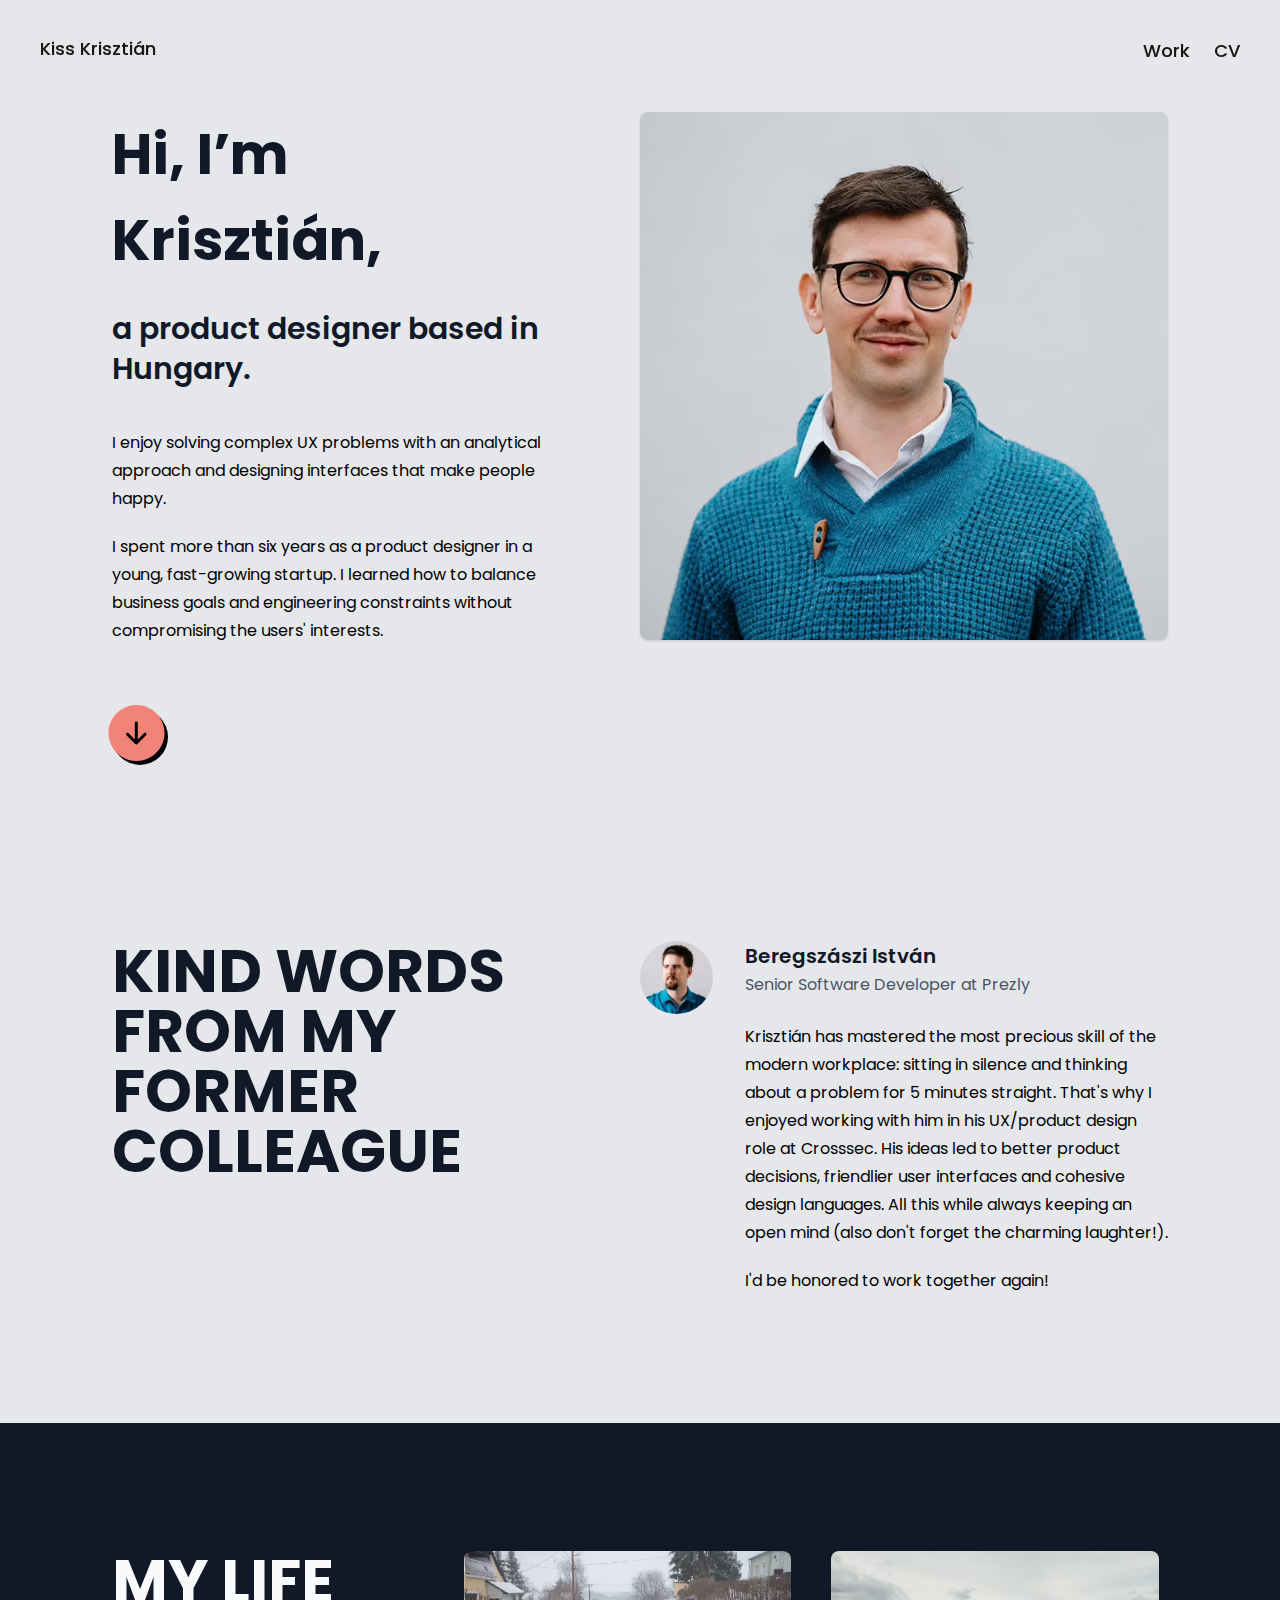
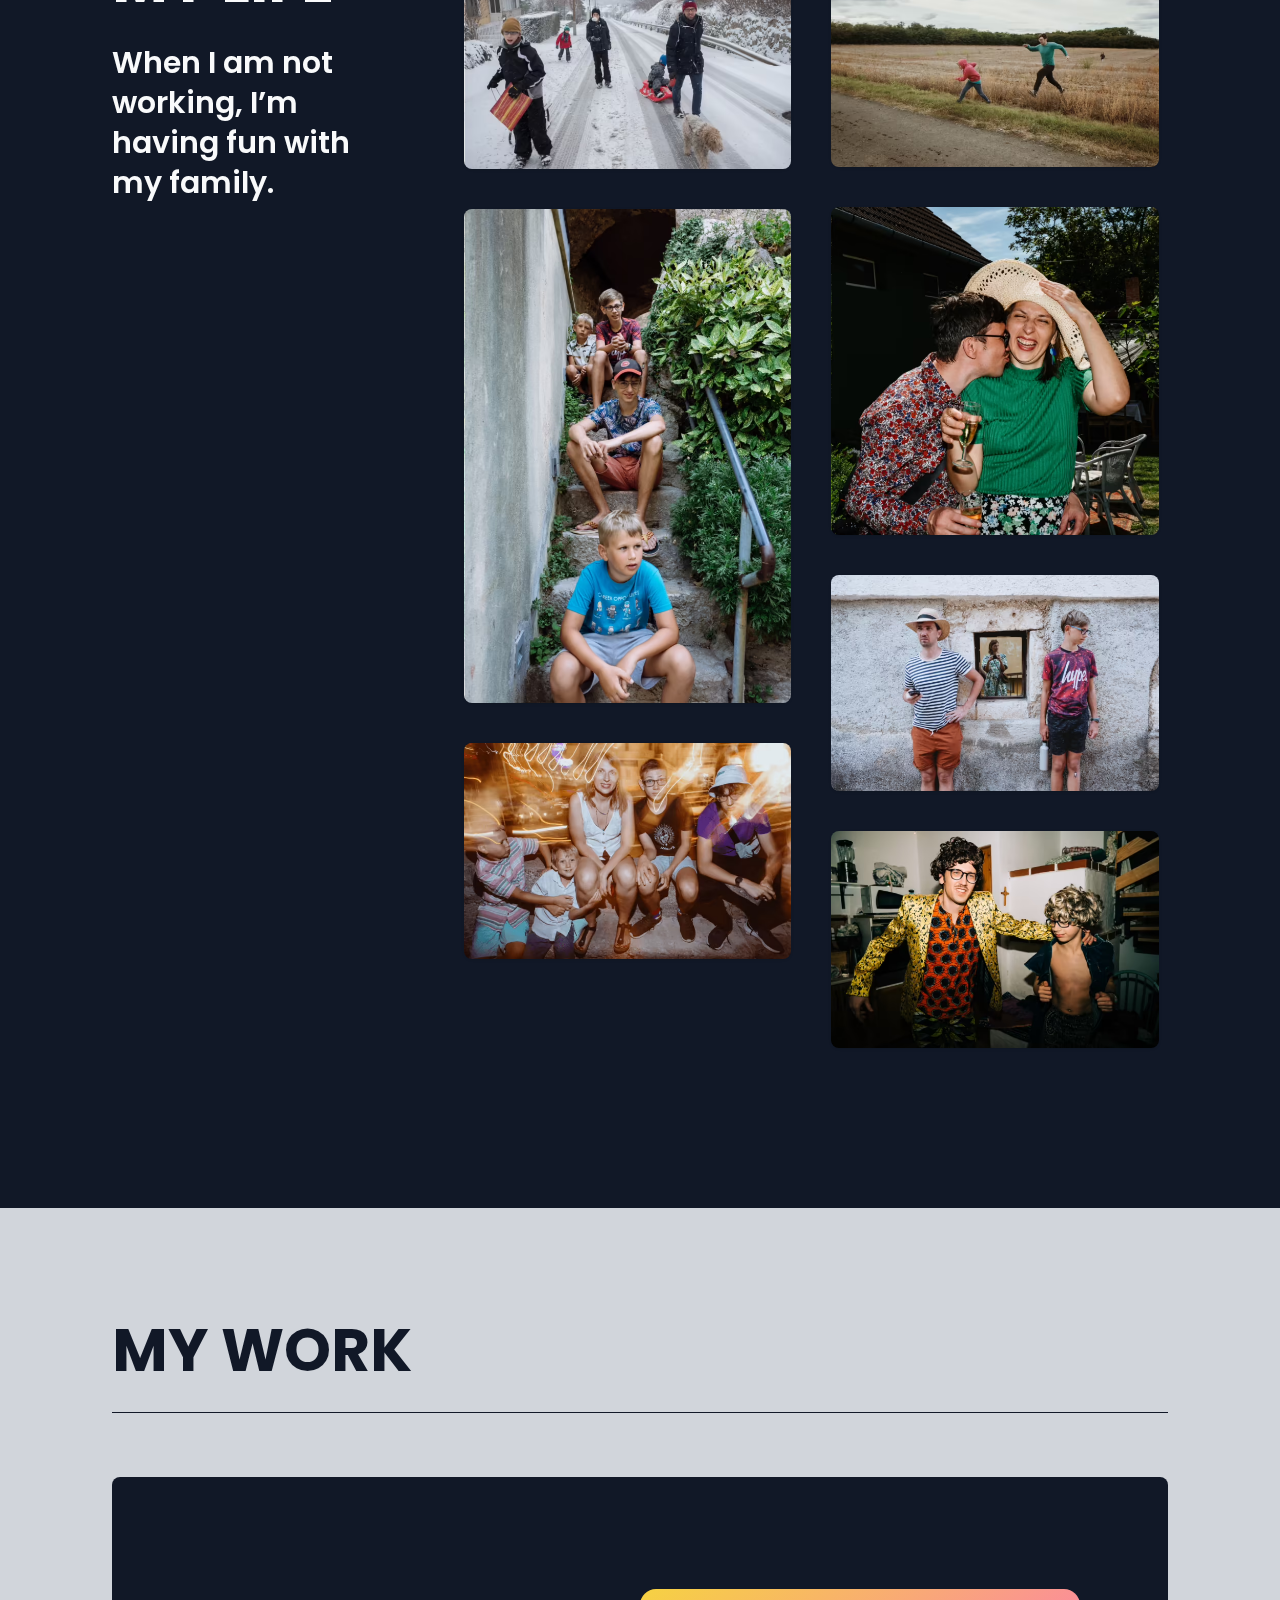
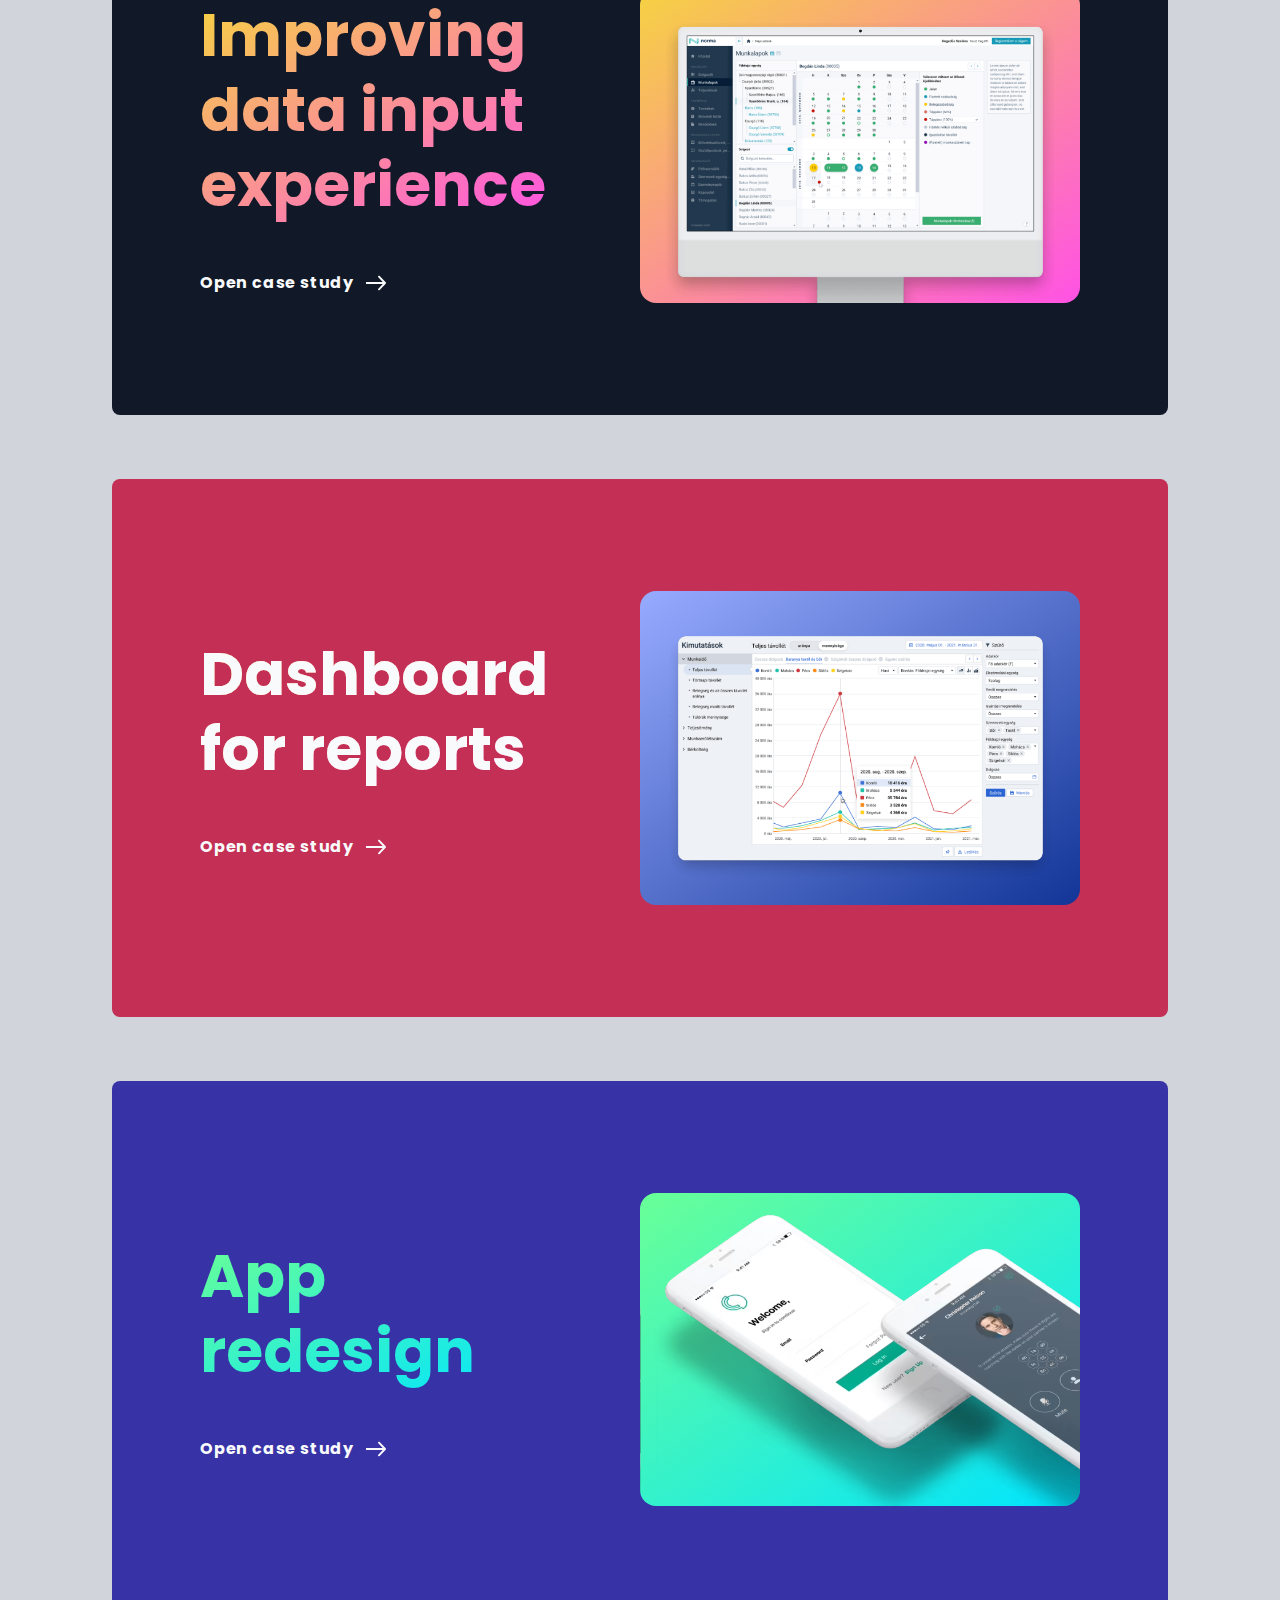
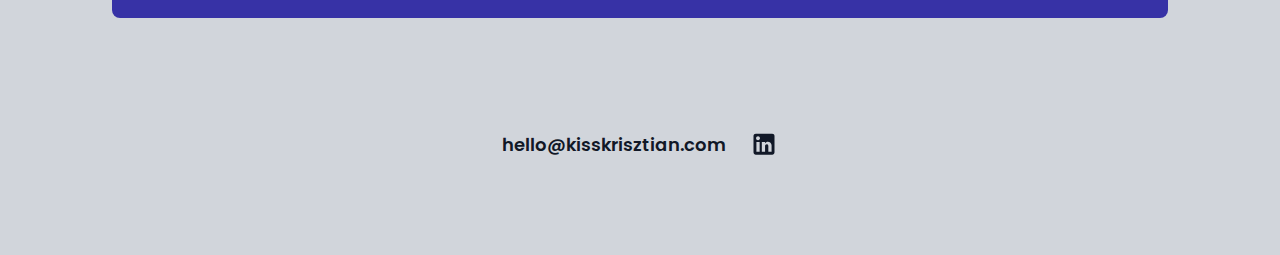
<file: about.html>
<!DOCTYPE html> 
<html lang="en" class="scroll-smooth"> 
    <head> 
        <meta charset="utf-8"> 
        <meta name="viewport" content="width=device-width, initial-scale=1, shrink-to-fit=no"> 
        <title>Kiss Krisztián | Product designer</title>         
        <link href="tailwind_theme/tailwind.css" rel="stylesheet" type="text/css">
        <link href="css/styles.css" rel="stylesheet" type="text/css">
        <link rel="icon" href="/favicon.ico" sizes="any">
        <link rel="icon" href="/favicon.svg" type="image/svg+xml">
    </head>     
    <body><a href="#main" id="skip-link" data-pgc-define="myblocks-skip-link" data-pgc-define-name="Skip link">Skip to main
        content</a>
        <header class="fixed flex justify-between mix-blend-difference p-6 w-full z-50 sm:p-8 md:p-10" data-pgc-define="myblocks-section-header" data-pgc-define-name="Section - Header">
            <a href="/" class="leading-none text-white text-lg font-medium" data-pg-class-style="nav">Kiss Krisztián</a>
            <nav>
                <ul class="flex gap-6">
                    <li><a href="#my-work" data-pg-class-style="nav" class="leading-none text-white text-lg font-medium">Work</a>
                    </li>
                    <li><a href="/kiss-krisztian-resume.pdf" data-pg-class-style="nav" class="leading-none text-white text-lg font-medium" target="_blank" rel="noopener">CV</a>
                    </li>
                </ul>
            </nav>
        </header>
        <main id="main">
            <section class="bg-gray-200 relative z-30">
                <div class="flex flex-col max-w-screen-xl mx-6 pb-20 pt-24 sm:mx-8 sm:pb-24 md:mx-10 lg:mx-24 lg:pb-28 lg:pt-12 xl:mx-28 xl:pb-32 2xl:mx-auto 2xl:pb-40">
                    <div data-pg-class-style="subwrapper" class="flex flex-col lg:gap-24 xl:gap-28 2xl:gap-40 gap-24 md:gap-28 sm:gap-28" data-pg-class-style-inline="gap-24 md:gap-28 sm:gap-28">
                        <div data-pg-class-style="container" class="gap-10 grid lg:grid-cols-12 lg:gap-0 lg:mt-16 mt-0">
                            <div class="lg:col-start-1 lg:row-end-2 lg:row-start-1 md:self-center lg:col-end-7 xl:col-end-6 2xl:col-end-5 relative z-10" data-pg-class-style="text_left">
                                <h1 data-pg-class-style="heading_1" class="font-bold text-3xl portrait:sm:text-5xl sm:text-4xl leading-tight sm:leading-tight portrait:sm:leading-tight portrait:text-center text-left text-gray-900 portrait:leading-snug portrait:text-4xl">Hi, I&rsquo;m Krisztián,<span data-pg-class-style="heading_3" class="font-semibold leading-10 text-3xl text-gray-900 block mt-6 mb-10" data-pg-class-style-inline="block mt-6 mb-10">a product designer based in Hungary.</span></h1>
                                <div class="mt-8 lg:mb-16">
                                    <p>I enjoy solving complex UX problems with an analytical approach and designing interfaces that make people happy.</p>
                                    <p>I spent more than six years as a product designer in a young, fast-growing startup. I learned how to balance business goals and engineering constraints without compromising the users&apos; interests.</p>
                                </div>
                                <a href="#testimonial" class="hidden scale-x-75 scale-y-75 lg:block lg:scale-x-100 lg:scale-y-100"> <div class="right-1">
                                        <svg width="57" height="56" viewBox="0 0 57 56" xmlns="http://www.w3.org/2000/svg" data-pg-class-style="button_down" class="-translate-x-1 -translate-y-1 absolute border-gray-900 duration-200 ease-out hover:translate-x-0 hover:translate-y-0 transition-all text-peach" data-pgc-edit="color[class, no_content]" preserveAspectRatio data-pg-class-style-inline="text-peach" fill="currentColor">
                                            <path fill-rule="evenodd" clip-rule="evenodd" d="M28.5317 56C43.9957 56 56.5317 43.464 56.5317 28C56.5317 12.536 43.9957 0 28.5317 0C13.0678 0 0.531738 12.536 0.531738 28C0.531738 43.464 13.0678 56 28.5317 56ZM29.7817 18C29.7817 17.1716 29.1102 16.5 28.2817 16.5C27.4533 16.5 26.7817 17.1716 26.7817 18V34.3787L20.5924 28.1893C20.0066 27.6036 19.0569 27.6036 18.4711 28.1893C17.8853 28.7751 17.8853 29.7249 18.4711 30.3107L27.2205 39.06L27.2211 39.0607L27.2243 39.0638C27.4955 39.3334 27.8691 39.5 28.2817 39.5C28.4851 39.5 28.6791 39.4595 28.8559 39.3862C29.0315 39.3135 29.1961 39.2061 29.3392 39.0638L29.3424 39.0607L29.343 39.06L38.0924 30.3107C38.6782 29.7249 38.6782 28.7751 38.0924 28.1893C37.5066 27.6036 36.5569 27.6036 35.9711 28.1893L29.7817 34.3787V18Z"/>
                                        </svg>
                                        <div data-empty-placeholder class="bg-black h-14 rounded-full w-14"></div>
                                    </div> </a>
                            </div>
                            <div class="lg:col-end-13 lg:col-start-8 lg:row-end-2 lg:row-start-1 md:self-center xl:col-start-7 relative z-10 h-full" data-pg-class-style="visual_right" data-pg-class-style-inline="h-full">
                                <picture class="flex lg:sticky lg:top-8 xl:static">
                                    <source type="image/avif" srcset="img/portrait-320_x_320.avif 320w, img/portrait-640_x_640.avif 640w, img/portrait-1280_x_1280.avif 1280w, img/portrait-1920_x_1920.avif 1920w, img/portrait-2560_x_2560.avif 2560w" sizes="(min-width: 1600px) 640px, (min-width: 1280px) calc(37.33vw + 50px), (min-width: 1040px) calc(41.82vw - 82px), calc(63.75vw - 23px)" width="1280" height="1280">
                                    <source type="image/webp" srcset="img/portrait-320_x_320.webp 320w, img/portrait-640_x_640.webp 640w, img/portrait-1280_x_1280.webp 1280w, img/portrait-1920_x_1920.webp 1920w, img/portrait-2560_x_2560.webp 2560w" sizes="(min-width: 1600px) 640px, (min-width: 1280px) calc(37.33vw + 50px), (min-width: 1040px) calc(41.82vw - 82px), calc(63.75vw - 23px)" width="1280" height="1280">
                                    <img src="img/portrait-1280_x_1280.jpg" class="rounded-lg shadow w-2/3 lg:w-full" loading="lazy" alt="Kiss Krisztián's portrait" width="1280" height="1280" srcset="img/portrait-320_x_320.jpg 320w, img/portrait-640_x_640.jpg 640w, img/portrait-1280_x_1280.jpg 1280w, img/portrait-1920_x_1920.jpg 1920w, img/portrait-2560_x_2560.jpg 2560w" sizes="(min-width: 1600px) 640px, (min-width: 1280px) calc(37.33vw + 50px), (min-width: 1040px) calc(41.82vw - 82px), calc(63.75vw - 23px)">
                                </picture>
                            </div>
                        </div>
                        <div class="gap-4 grid lg:gap-0 lg:grid-cols-12 lg:pt-16" id="testimonial">
                            <div class="lg:col-start-1 lg:row-end-2 lg:row-start-1 md:self-center lg:col-end-7 xl:col-end-6 2xl:col-end-5 relative z-10 h-full" data-pg-class-style="text_left" data-pg-class-style-inline="h-full">
                                <h2 data-pg-class-style="heading_2" class="font-bold leading-none text-4xl uppercase pb-8 border-gray-900 text-gray-900 lg:text-6xl lg:top-0 lg:sticky xl:static border-b-0" data-pg-class-style-inline="border-b-0">Kind words from my former colleague</h2>
                            </div>
                            <div class="lg:col-end-13 lg:col-start-8 lg:row-end-2 lg:row-start-1 md:self-center xl:col-start-7 relative z-10" data-pg-class-style="visual_right">
                                <div class="flex flex-col gap-8 xl:flex-row">
                                    <picture>
                                        <source type="image/avif" srcset="img/pestaa-112_x_112.avif 112w, img/pestaa-224_x_224.avif 224w, img/pestaa-500_x_500.avif 500w" sizes="(min-width: 1600px) 89px, (min-width: 1280px) calc(5.33vw + 5px), 112px" width="1280" height="1280">
                                        <source type="image/webp" srcset="img/pestaa-112_x_112.webp 112w, img/pestaa-224_x_224.webp 224w, img/pestaa-500_x_500.webp 500w" sizes="(min-width: 1600px) 89px, (min-width: 1280px) calc(5.33vw + 5px), 112px" width="1280" height="1280">
                                        <img src="img/pestaa-500_x_500.jpg" loading="lazy" alt="Beregszászi István's portrait" width="1280" height="1280" srcset="img/pestaa-112_x_112.jpg 112w, img/pestaa-224_x_224.jpg 224w, img/pestaa-500_x_500.jpg 500w" sizes="(min-width: 1600px) 89px, (min-width: 1280px) calc(5.33vw + 5px), 112px" class="rounded-full w-28">
                                    </picture>
                                    <div>
                                        <div class="mb-6">
                                            <h3 data-pg-class-style="heading_4" class="font-semibold leading-normal text-gray-900 text-xl mb-0" data-pg-class-style-inline="mb-0">Beregszászi István</h3>
                                            <p class="text-gray-600">Senior Software Developer at Prezly</p>
                                        </div>
                                        <p>Krisztián has mastered the most precious skill of the modern workplace: sitting in silence and thinking about a problem for 5 minutes straight. That&apos;s why I enjoyed working with him in his UX/product design role at Crosssec. His ideas led to better product decisions, friendlier user interfaces and cohesive design languages. All this while always keeping an open mind (also don&apos;t forget the charming laughter!).</p>
                                        <p>I&apos;d be honored to work together again!</p>
                                    </div>
                                </div>
                            </div>
                        </div>
                    </div>
                </div>
            </section>
            <a href="#main" class="bottom-5 fixed mix-blend-difference right-5 scale-x-75 scale-y-75 z-20 md:right-8 lg:scale-x-100 lg:scale-y-100" data-pgc="myblocks-block-scroll-to-top"><svg width="56" height="56" viewBox="0 0 56 56" fill="none" xmlns="http://www.w3.org/2000/svg">
                    <path d="M27.75 18L27.75 38M36.5 26.75L27.75 18L19 26.75" stroke="white" stroke-width="2" stroke-linecap="round" stroke-linejoin="round"/>
                </svg></a>
            <section class="bg-gray-900">
                <div class="max-w-screen-xl mx-6 pb-40 pt-20 sm:mx-8 sm:pt-24 md:mx-10 lg:mx-24 lg:pt-28 xl:mx-28 xl:pt-32 2xl:mx-auto 2xl:pt-40">
                    <div class="gap-10 grid lg:grid-cols-12 lg:gap-0">
                        <div class="flex flex-col h-full lg:col-end-4 lg:col-start-1 lg:row-end-2 lg:row-start-1 md:self-start relative z-10">
                            <div class="sticky top-8">
                                <h2 data-pg-class-style="heading_2" class="font-bold leading-none text-4xl uppercase pb-8 border-gray-900 lg:text-6xl lg:top-0 lg:sticky xl:static border-b-0 text-gray-50" data-pg-class-style-inline="border-b-0 text-gray-50">My life</h2>
                                <h3 data-pg-class-style="heading_3" class="font-semibold leading-10 mb-6 text-3xl border-b-0 text-gray-50" data-pg-class-style-inline="border-b-0 text-gray-50">When I am not working, I&rsquo;m having fun with my family.</h3>
                            </div>
                        </div>
                        <div class="flex flex-col gap-10 relative z-10 sm:flex-row md:self-start lg:col-end-13 lg:col-start-5 lg:row-end-2 lg:row-start-1">
                            <div class="flex gap-10 flex-col">
                                <picture class="flex lg:sticky lg:top-8 xl:static">
                                    <source type="image/avif" srcset="img/gallery-pic-1-320_x_213.avif 320w, img/gallery-pic-1-640_x_426.avif 640w, img/gallery-pic-1-1280_x_853.avif 1280w" sizes="(min-width: 1600px) 407px, (min-width: 1040px) calc(26.67vw - 14px), (min-width: 640px) calc(47.89vw - 39px), calc(100vw - 48px)" width="1280" height="1280">
                                    <source type="image/webp" srcset="img/gallery-pic-1-320_x_213.webp 320w, img/gallery-pic-1-640_x_426.webp 640w, img/gallery-pic-1-1280_x_853.webp 1280w" sizes="(min-width: 1600px) 407px, (min-width: 1040px) calc(26.67vw - 14px), (min-width: 640px) calc(47.89vw - 39px), calc(100vw - 48px)" width="1280" height="1280">
                                    <img src="img/gallery-pic-1-640_x_426.jpg" loading="lazy" width="640" height="426" srcset="img/gallery-pic-1-320_x_213.jpg 320w, img/gallery-pic-1-640_x_426.jpg 640w, img/gallery-pic-1-1280_x_853.jpg 1280w" sizes="(min-width: 1600px) 407px, (min-width: 1040px) calc(26.67vw - 14px), (min-width: 640px) calc(47.89vw - 39px), calc(100vw - 48px)" class="rounded-lg shadow w-full">
                                </picture>
                                <picture class="flex lg:sticky lg:top-8 xl:static">
                                    <source type="image/avif" srcset="img/gallery-pic-2-320_x_482.avif 320w, img/gallery-pic-2-640_x_966.avif 640w, img/gallery-pic-2-1280_x_1932.avif 1280w" sizes="(min-width: 1600px) 407px, (min-width: 1040px) calc(26.67vw - 14px), (min-width: 640px) calc(47.89vw - 39px), calc(100vw - 48px)" width="1280" height="1280">
                                    <source type="image/webp" srcset="img/gallery-pic-2-320_x_482.webp 320w, img/gallery-pic-2-640_x_966.webp 640w, img/gallery-pic-2-1280_x_1932.webp 1280w" sizes="(min-width: 1600px) 407px, (min-width: 1040px) calc(26.67vw - 14px), (min-width: 640px) calc(47.89vw - 39px), calc(100vw - 48px)" width="1280" height="1280">
                                    <img src="img/gallery-pic-2-640_x_966.jpg" loading="lazy" width="640" height="966" srcset="img/gallery-pic-2-320_x_482.jpg 320w, img/gallery-pic-2-640_x_966.jpg 640w, img/gallery-pic-2-1280_x_1932.jpg 1280w" sizes="(min-width: 1600px) 407px, (min-width: 1040px) calc(26.67vw - 14px), (min-width: 640px) calc(47.89vw - 39px), calc(100vw - 48px)" class="rounded-lg shadow w-full">
                                </picture>
                                <picture class="flex lg:sticky lg:top-8 xl:static">
                                    <source type="image/avif" srcset="img/gallery-pic-3-320_x_211.avif 320w, img/gallery-pic-3-640_x_423.avif 640w, img/gallery-pic-3-1280_x_848.avif 1280w" sizes="(min-width: 1600px) 407px, (min-width: 1040px) calc(26.67vw - 14px), (min-width: 640px) calc(47.89vw - 39px), calc(100vw - 48px)" width="1280" height="1280">
                                    <source type="image/webp" srcset="img/gallery-pic-3-320_x_211.webp 320w, img/gallery-pic-3-640_x_423.webp 640w, img/gallery-pic-3-1280_x_848.webp 1280w" sizes="(min-width: 1600px) 407px, (min-width: 1040px) calc(26.67vw - 14px), (min-width: 640px) calc(47.89vw - 39px), calc(100vw - 48px)" width="1280" height="1280">
                                    <img src="img/gallery-pic-3-640_x_423.jpg" loading="lazy" width="640" height="423" srcset="img/gallery-pic-3-320_x_211.jpg 320w, img/gallery-pic-3-640_x_423.jpg 640w, img/gallery-pic-3-1280_x_848.jpg 1280w" sizes="(min-width: 1600px) 407px, (min-width: 1040px) calc(26.67vw - 14px), (min-width: 640px) calc(47.89vw - 39px), calc(100vw - 48px)" class="rounded-lg shadow w-full">
                                </picture>
                            </div>
                            <div class="flex gap-10 flex-col">
                                <picture class="flex lg:sticky lg:top-8 xl:static">
                                    <source type="image/avif" srcset="img/gallery-pic-4-320_x_211.avif 320w, img/gallery-pic-4-640_x_423.avif 640w, img/gallery-pic-4-1280_x_848.avif 1280w" sizes="(min-width: 1600px) 407px, (min-width: 1040px) calc(26.67vw - 14px), (min-width: 640px) calc(47.89vw - 39px), calc(100vw - 48px)" width="1280" height="1280">
                                    <source type="image/webp" srcset="img/gallery-pic-4-320_x_211.webp 320w, img/gallery-pic-4-640_x_423.webp 640w, img/gallery-pic-4-1280_x_848.webp 1280w" sizes="(min-width: 1600px) 407px, (min-width: 1040px) calc(26.67vw - 14px), (min-width: 640px) calc(47.89vw - 39px), calc(100vw - 48px)" width="1280" height="1280">
                                    <img src="img/gallery-pic-4-640_x_423.jpg" loading="lazy" width="640" height="423" srcset="img/gallery-pic-4-320_x_211.jpg 320w, img/gallery-pic-4-640_x_423.jpg 640w, img/gallery-pic-4-1280_x_848.jpg 1280w" sizes="(min-width: 1600px) 407px, (min-width: 1040px) calc(26.67vw - 14px), (min-width: 640px) calc(47.89vw - 39px), calc(100vw - 48px)" class="rounded-lg shadow w-full">
                                </picture>
                                <picture class="flex lg:sticky lg:top-8 xl:static">
                                    <source type="image/avif" srcset="img/gallery-pic-5-320_x_320.avif 320w, img/gallery-pic-5-640_x_640.avif 640w, img/gallery-pic-5-1280_x_1280.avif 1280w" sizes="(min-width: 1600px) 407px, (min-width: 1040px) calc(26.67vw - 14px), (min-width: 640px) calc(47.89vw - 39px), calc(100vw - 48px)" width="1280" height="1280">
                                    <source type="image/webp" srcset="img/gallery-pic-5-320_x_320.webp 320w, img/gallery-pic-5-640_x_640.webp 640w, img/gallery-pic-5-1280_x_1280.webp 1280w" sizes="(min-width: 1600px) 407px, (min-width: 1040px) calc(26.67vw - 14px), (min-width: 640px) calc(47.89vw - 39px), calc(100vw - 48px)" width="1280" height="1280">
                                    <img src="img/gallery-pic-5-640_x_640.jpg" loading="lazy" width="640" height="640" srcset="img/gallery-pic-5-320_x_320.jpg 320w, img/gallery-pic-5-640_x_640.jpg 640w, img/gallery-pic-5-1280_x_1280.jpg 1280w" sizes="(min-width: 1600px) 407px, (min-width: 1040px) calc(26.67vw - 14px), (min-width: 640px) calc(47.89vw - 39px), calc(100vw - 48px)" class="rounded-lg shadow w-full">
                                </picture>
                                <picture class="flex lg:sticky lg:top-8 xl:static">
                                    <source type="image/avif" srcset="img/gallery-pic-6-320_x_211.avif 320w, img/gallery-pic-6-640_x_423.avif 640w, img/gallery-pic-6-1280_x_848.avif 1280w" sizes="(min-width: 1600px) 407px, (min-width: 1040px) calc(26.67vw - 14px), (min-width: 640px) calc(47.89vw - 39px), calc(100vw - 48px)" width="1280" height="1280">
                                    <source type="image/webp" srcset="img/gallery-pic-6-320_x_211.webp 320w, img/gallery-pic-6-640_x_423.webp 640w, img/gallery-pic-6-1280_x_848.webp 1280w" sizes="(min-width: 1600px) 407px, (min-width: 1040px) calc(26.67vw - 14px), (min-width: 640px) calc(47.89vw - 39px), calc(100vw - 48px)" width="1280" height="1280">
                                    <img src="img/gallery-pic-6-640_x_423.jpg" loading="lazy" width="640" height="423" srcset="img/gallery-pic-6-320_x_211.jpg 320w, img/gallery-pic-6-640_x_423.jpg 640w, img/gallery-pic-6-1280_x_848.jpg 1280w" sizes="(min-width: 1600px) 407px, (min-width: 1040px) calc(26.67vw - 14px), (min-width: 640px) calc(47.89vw - 39px), calc(100vw - 48px)" class="rounded-lg shadow w-full">
                                </picture>
                                <picture class="flex lg:sticky lg:top-8 xl:static">
                                    <source type="image/avif" srcset="img/gallery-pic-7-320_x_212.avif 320w, img/gallery-pic-7-640_x_425.avif 640w, img/gallery-pic-7-1280_x_851.avif 1280w" sizes="(min-width: 1600px) 407px, (min-width: 1040px) calc(26.67vw - 14px), (min-width: 640px) calc(47.89vw - 39px), calc(100vw - 48px)" width="1280" height="1280">
                                    <source type="image/webp" srcset="img/gallery-pic-7-320_x_212.webp 320w, img/gallery-pic-7-640_x_425.webp 640w, img/gallery-pic-7-1280_x_851.webp 1280w" sizes="(min-width: 1600px) 407px, (min-width: 1040px) calc(26.67vw - 14px), (min-width: 640px) calc(47.89vw - 39px), calc(100vw - 48px)" width="1280" height="1280">
                                    <img src="img/gallery-pic-7-640_x_425.jpg" loading="lazy" width="640" height="425" srcset="img/gallery-pic-7-320_x_212.jpg 320w, img/gallery-pic-7-640_x_425.jpg 640w, img/gallery-pic-7-1280_x_851.jpg 1280w" sizes="(min-width: 1600px) 407px, (min-width: 1040px) calc(26.67vw - 14px), (min-width: 640px) calc(47.89vw - 39px), calc(100vw - 48px)" class="rounded-lg shadow w-full">
                                </picture>
                            </div>
                        </div>
                    </div>
                </div>
                <section data-empty-placeholder></section>
            </section>
            <section id="my-work" class="bg-gray-300 2xl:bg-gray-300" data-pgc="myblocks-section-mywork" data-pgc-field="My works">
                <div class="mx-6 pb-12 pt-16 sm:mx-8 sm:py-20 md:mx-10 md:py-20 lg:mx-24 lg:py-24 xl:mx-28 xl:py-28 2xl:bg-gray-300 2xl:max-w-screen-xl 2xl:mx-auto 2xl:py-32">
                    <h2 class="border-b font-bold leading-none text-4xl uppercase pb-8 border-gray-900 text-gray-900 lg:text-6xl lg:top-0 lg:sticky xl:static" data-pg-class-style="heading_2" data-pgc-field="section title">My work</h2>
                    <article class="bg-gray-900 duration-300 ease-out gap-12 grid group hover:shadow-2xl lg:grid-cols-12 lg:mt-16 lg:py-24 md:mt-12 md:py-20 mt-6 p-12 relative rounded-lg sm:gap-0 sm:grid-cols-11 sm:mt-7 sm:px-0 sm:py-16 transition-all xl:py-28" data-pgc="myblocks-card-mywork" data-pgc-field="card-background">
                        <div class="flex flex-col gap-6 sm:col-end-6 sm:col-start-2 sm:self-center lg:gap-12">
                            <h2 class="bg-clip-text bg-gradient-to-br font-bold from-norma-yellow from-norma_yellow leading-tight text-4xl text-transparent to-norma-pink to-norma_pink lg:leading-tight lg:text-5xl xl:leading-tight xl:text-6xl" data-pgc-field="title">
                            Improving<br>data input <br>experience</h2>
                            <a href="norma-data-input.html" data-pg-class-style="open_case_study_button" class="font-bold text-gray-50 tracking-wider flex text-left" data-pgc-field="link"><span class="absolute inset-0"></span><span class="border-norma_yellow">Open case study</span> <img src="img/arrow.svg" class="duration-300 ease-out group-hover:ml-6 ml-3 transition-all"></a>
                        </div>
                        <picture class="rounded-lg self-center sm:col-end-11 sm:col-start-7 lg:col-end-12" data-pgc-field="picture">
                            <img class="bg-gradient-to-br from-norma-yellow from-norma_yellow rounded-2xl to-norma-pink to-norma_pink" srcset="img/cover-image-norma-input-256_x_182.png 256w, img/cover-image-norma-input-770_x_549.png 770w, img/cover-image-norma-input-1060_x_757.png 1060w, img/cover-image-norma-input-1280_x_914.png 1280w, img/cover-image-norma-input-1510_x_1078.png 1510w, img/cover-image-norma-input-1710_x_1220.png 1710w, img/cover-image-norma-input-1890_x_1349.png 1890w, img/cover-image-norma-input-2048_x_1462.png 2048w" alt="Norma user interface" width="1280" height="914" loading="lazy" sizes="(min-width: 1580px) 533px, (min-width: 640px) calc(35.22vw - 16px), (min-width: 380px) calc(100vw - 144px), calc(15vw + 162px)" src="img/cover-image-norma-input-1280_x_914.png">
                        </picture>
                    </article>
                    <article class="bg-norma-red duration-300 ease-out gap-12 grid group hover:shadow-2xl lg:grid-cols-12 lg:mt-16 lg:py-24 md:mt-12 md:py-20 mt-6 p-12 relative rounded-lg sm:gap-0 sm:grid-cols-11 sm:mt-7 sm:px-0 sm:py-16 transition-all xl:py-28" data-pgc="myblocks-card-mywork" data-pgc-field="card-background">
                        <div class="flex flex-col gap-6 sm:col-end-6 sm:col-start-2 sm:self-center lg:gap-12">
                            <h2 class="bg-clip-text bg-gradient-to-br font-bold from-norma-yellow leading-tight text-4xl text-gray-50 to-norma-pink lg:leading-tight lg:text-5xl xl:leading-tight xl:text-6xl" data-pgc-field="title">Dashboard<br>for reports</h2><a href="norma-dashboard.html" data-pg-class-style="open_case_study_button" class="font-bold text-gray-50 tracking-wider flex text-left" data-pgc-field="link"><span class="absolute inset-0"></span><span class="border-norma_yellow">Open case study</span> <img src="img/arrow.svg" class="duration-300 ease-out group-hover:ml-6 ml-3 transition-all"></a>
                        </div>
                        <picture class="rounded-lg self-center sm:col-end-11 sm:col-start-7 lg:col-end-12" data-pgc-field="picture">
                            <img class="bg-gradient-to-br from-norma-blue-light from-norma_yellow rounded-2xl to-norma-blue-dark to-norma_pink" srcset="img/cover-image-norma-report-256_x_182.png 256w, img/cover-image-norma-report-770_x_549.png 770w, img/cover-image-norma-report-1060_x_757.png 1060w, img/cover-image-norma-report-1280_x_914.png 1280w, img/cover-image-norma-report-1510_x_1078.png 1510w, img/cover-image-norma-report-1710_x_1220.png 1710w, img/cover-image-norma-report-1890_x_1349.png 1890w, img/cover-image-norma-report-2048_x_1462.png 2048w" alt="Norma user interface" width="1280" height="914" loading="lazy" sizes="(min-width: 1580px) 533px, (min-width: 640px) calc(35.22vw - 16px), (min-width: 380px) calc(100vw - 144px), calc(16.67vw + 156px)" src="img/cover-image-norma-report-1280_x_914.png">
                        </picture>
                    </article>
                    <article class="bg-connect-blue duration-300 ease-out gap-12 grid group hover:shadow-2xl lg:grid-cols-12 lg:mt-16 lg:py-24 md:mt-12 md:py-20 mt-6 p-12 relative rounded-lg sm:gap-0 sm:grid-cols-11 sm:mt-7 sm:px-0 sm:py-16 transition-all xl:py-28" data-pgc="myblocks-card-mywork" data-pgc-field="card-background">
                        <div class="flex flex-col gap-6 sm:col-end-6 sm:col-start-2 sm:self-center lg:gap-12">
                            <h2 class="bg-clip-text bg-gradient-to-br font-bold from-connect_green from-norma_yellow leading-tight text-4xl text-transparent to-connect_cyan to-norma_pink lg:leading-tight lg:text-5xl xl:leading-tight xl:text-6xl" data-pgc-field="title">App <br>redesign</h2><a href="connect.html" data-pg-class-style="open_case_study_button" class="font-bold text-gray-50 tracking-wider flex text-left" data-pgc-field="link"><span class="absolute inset-0"></span><span class="border-norma_yellow">Open case study</span> <img src="img/arrow.svg" class="duration-300 ease-out group-hover:ml-6 ml-3 transition-all"></a>
                        </div>
                        <picture class="rounded-lg self-center sm:col-end-11 sm:col-start-7 lg:col-end-12" data-pgc-field="picture">
                            <source type="image/avif" srcset="img/cover-image-connect-256_x_182.avif 256w, img/cover-image-connect-770_x_549.avif 770w, img/cover-image-connect-1060_x_757.avif 1060w, img/cover-image-connect-1280_x_914.avif 1280w, img/cover-image-connect-1510_x_1078.avif 1510w, img/cover-image-connect-1710_x_1220.avif 1710w, img/cover-image-connect-1890_x_1349.avif 1890w, img/cover-image-connect-2048_x_1462.avif 2048w" sizes="(min-width: 1580px) 533px, (min-width: 640px) calc(35.22vw - 16px), calc(97.5vw - 129px)" width="1280" height="914">
                            <source type="image/webp" srcset="img/cover-image-connect-256_x_182.webp 256w, img/cover-image-connect-770_x_549.webp 770w, img/cover-image-connect-1060_x_757.webp 1060w, img/cover-image-connect-1280_x_914.webp 1280w, img/cover-image-connect-1510_x_1078.webp 1510w, img/cover-image-connect-1710_x_1220.webp 1710w, img/cover-image-connect-1890_x_1349.webp 1890w, img/cover-image-connect-2048_x_1462.webp 2048w" sizes="(min-width: 1580px) 533px, (min-width: 640px) calc(35.22vw - 16px), calc(97.5vw - 129px)" width="1280" height="914">
                            <img class="bg-gradient-to-br from-connect_green from-norma_yellow rounded-2xl to-connect_cyan to-norma_pink" srcset="img/cover-image-connect-256_x_182.png 256w, img/cover-image-connect-770_x_549.png 770w, img/cover-image-connect-1060_x_757.png 1060w, img/cover-image-connect-1280_x_914.png 1280w, img/cover-image-connect-1510_x_1078.png 1510w, img/cover-image-connect-1710_x_1220.png 1710w, img/cover-image-connect-1890_x_1349.png 1890w, img/cover-image-connect-2048_x_1462.png 2048w" alt="Norma user interface" width="1280" height="914" loading="lazy" sizes="(min-width: 1580px) 533px, (min-width: 640px) calc(35.22vw - 16px), calc(97.5vw - 129px)" src="img/cover-image-connect-1280_x_914.png">
                        </picture>
                    </article>
                </div>
            </section>
        </main>
        <footer class="bg-gray-300 flex flex-row gap-6 items-center justify-center pb-12 sm:pb-20 lg:pb-24" data-pgc="myblocks-section-footer"><a href="mailto: hello@kisskrisztian.com" class="font-semibold leading-none text-gray-900 text-lg" data-pg-class-style="footer">hello@kisskrisztian.com</a><a href="https://www.linkedin.com/in/kkrisztian/" target="_blank"><img src="img/linkedin.svg"> </a>
        </footer>         
    </body>     
</html>
</file>
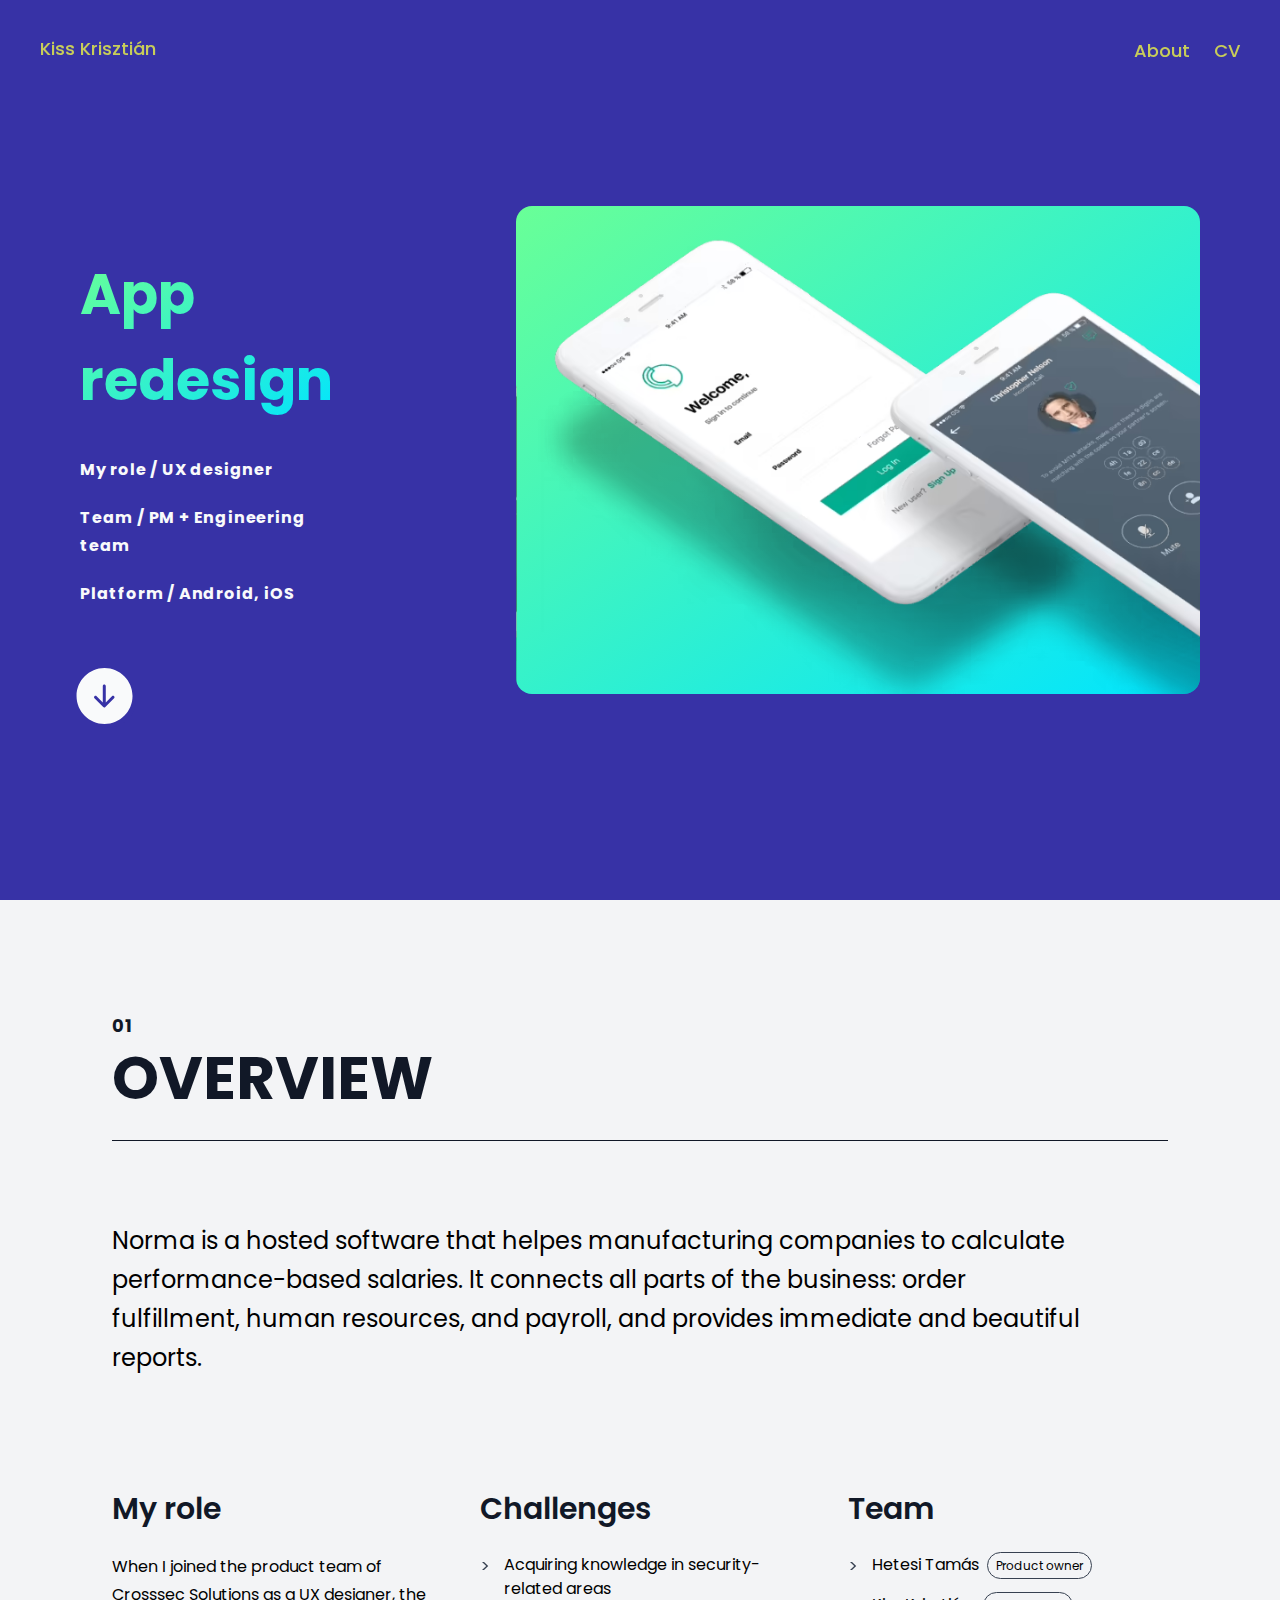
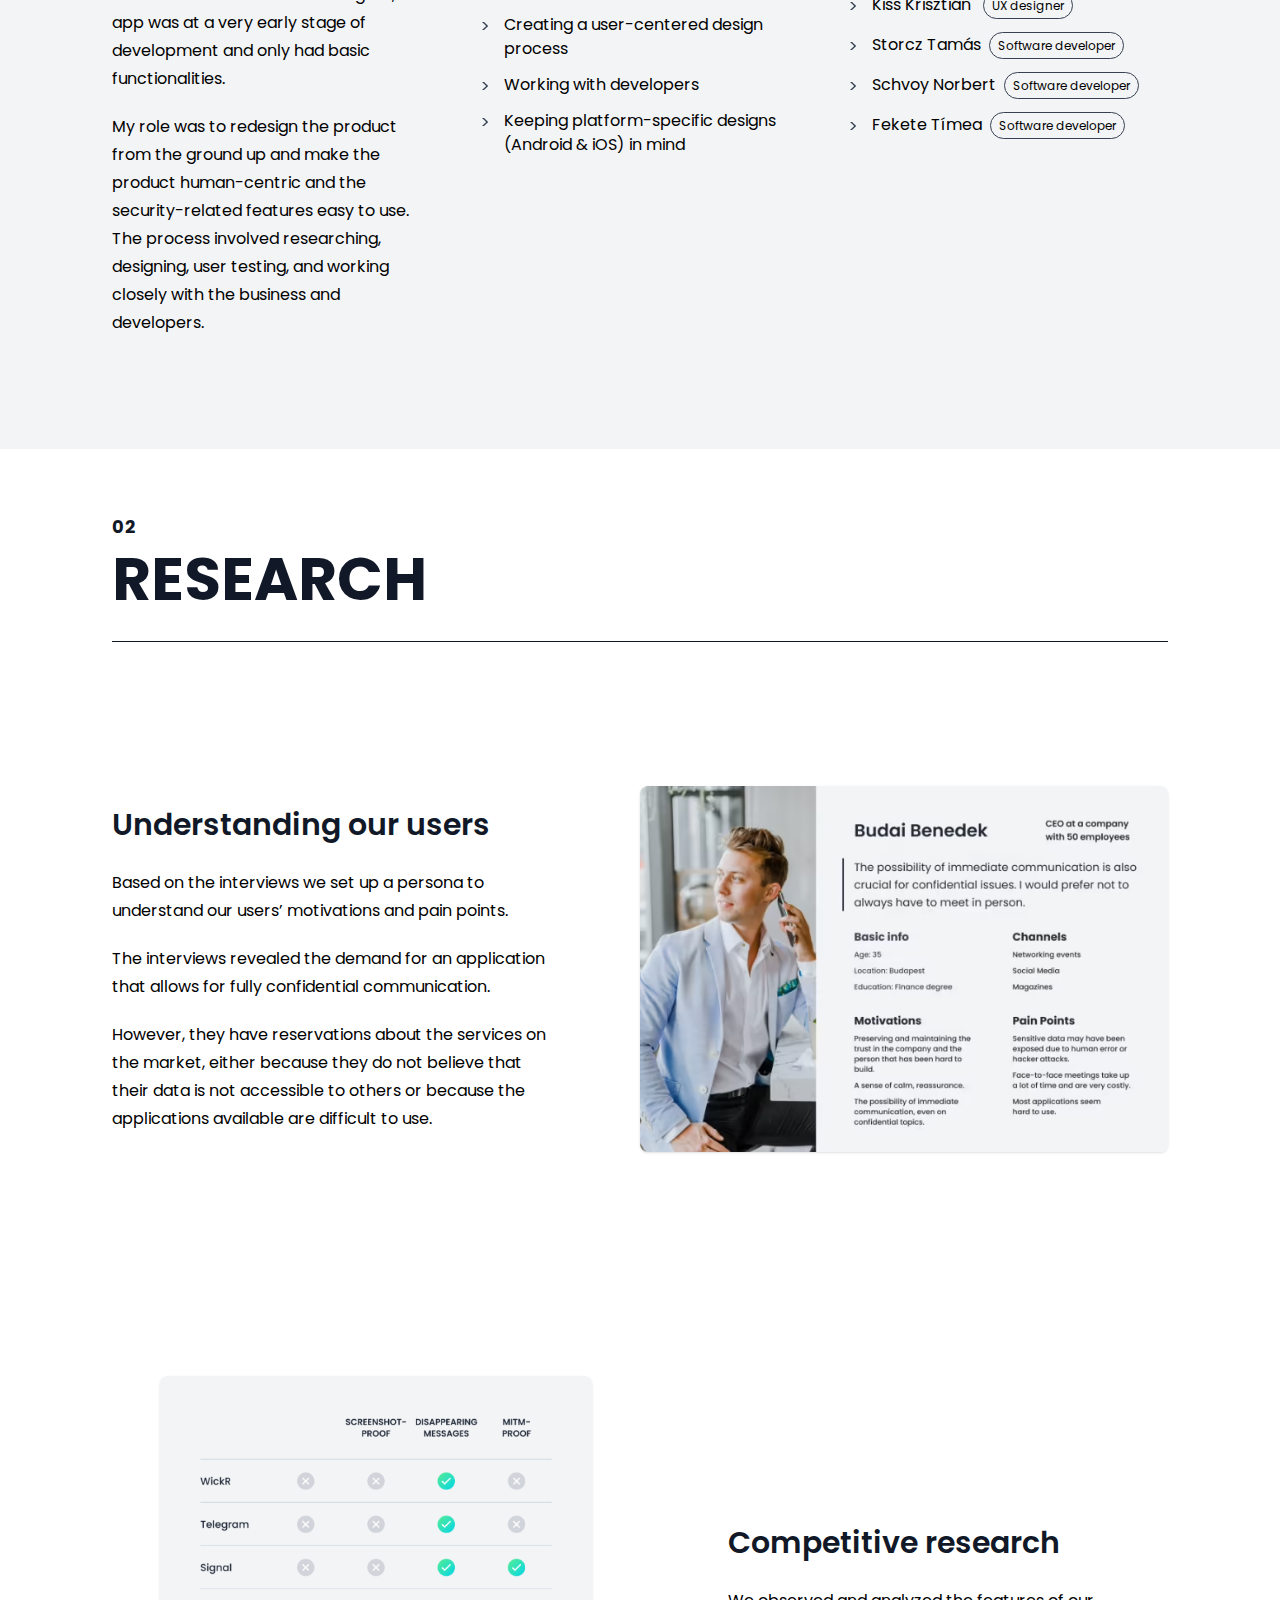
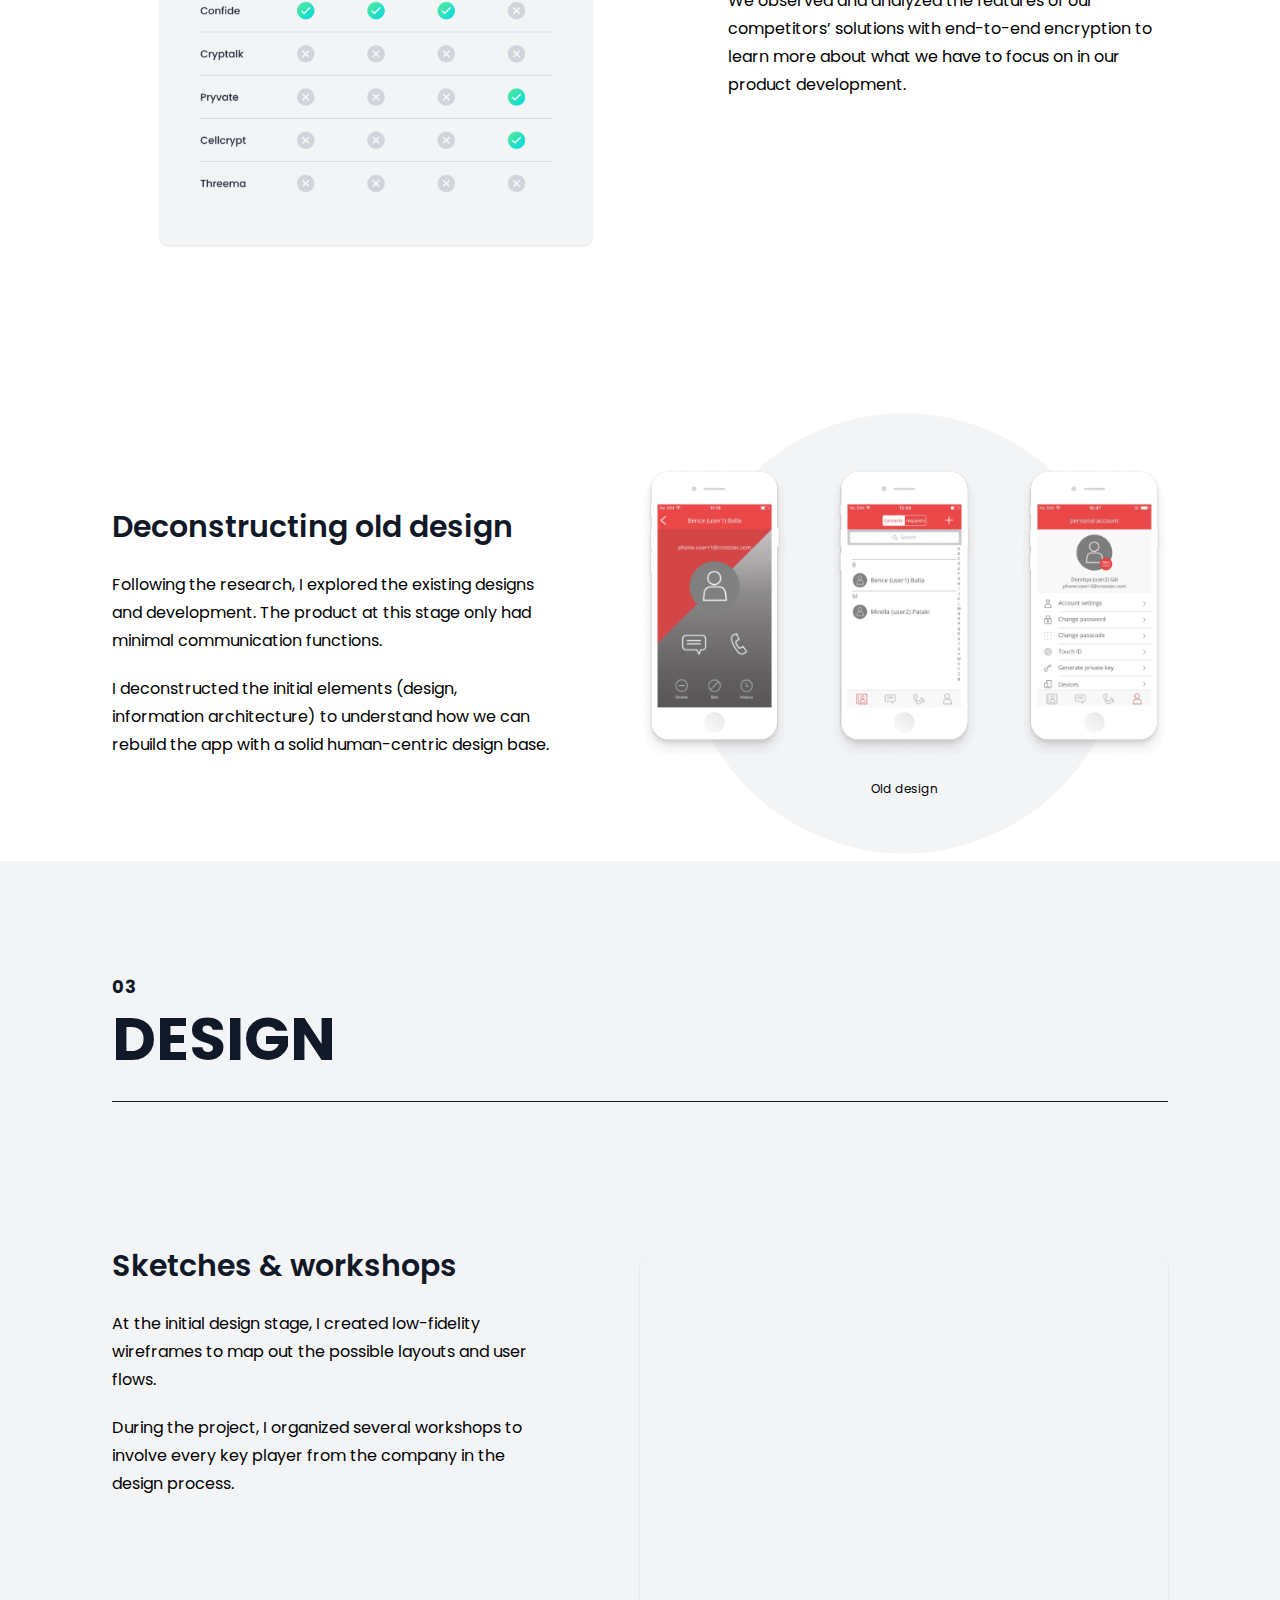
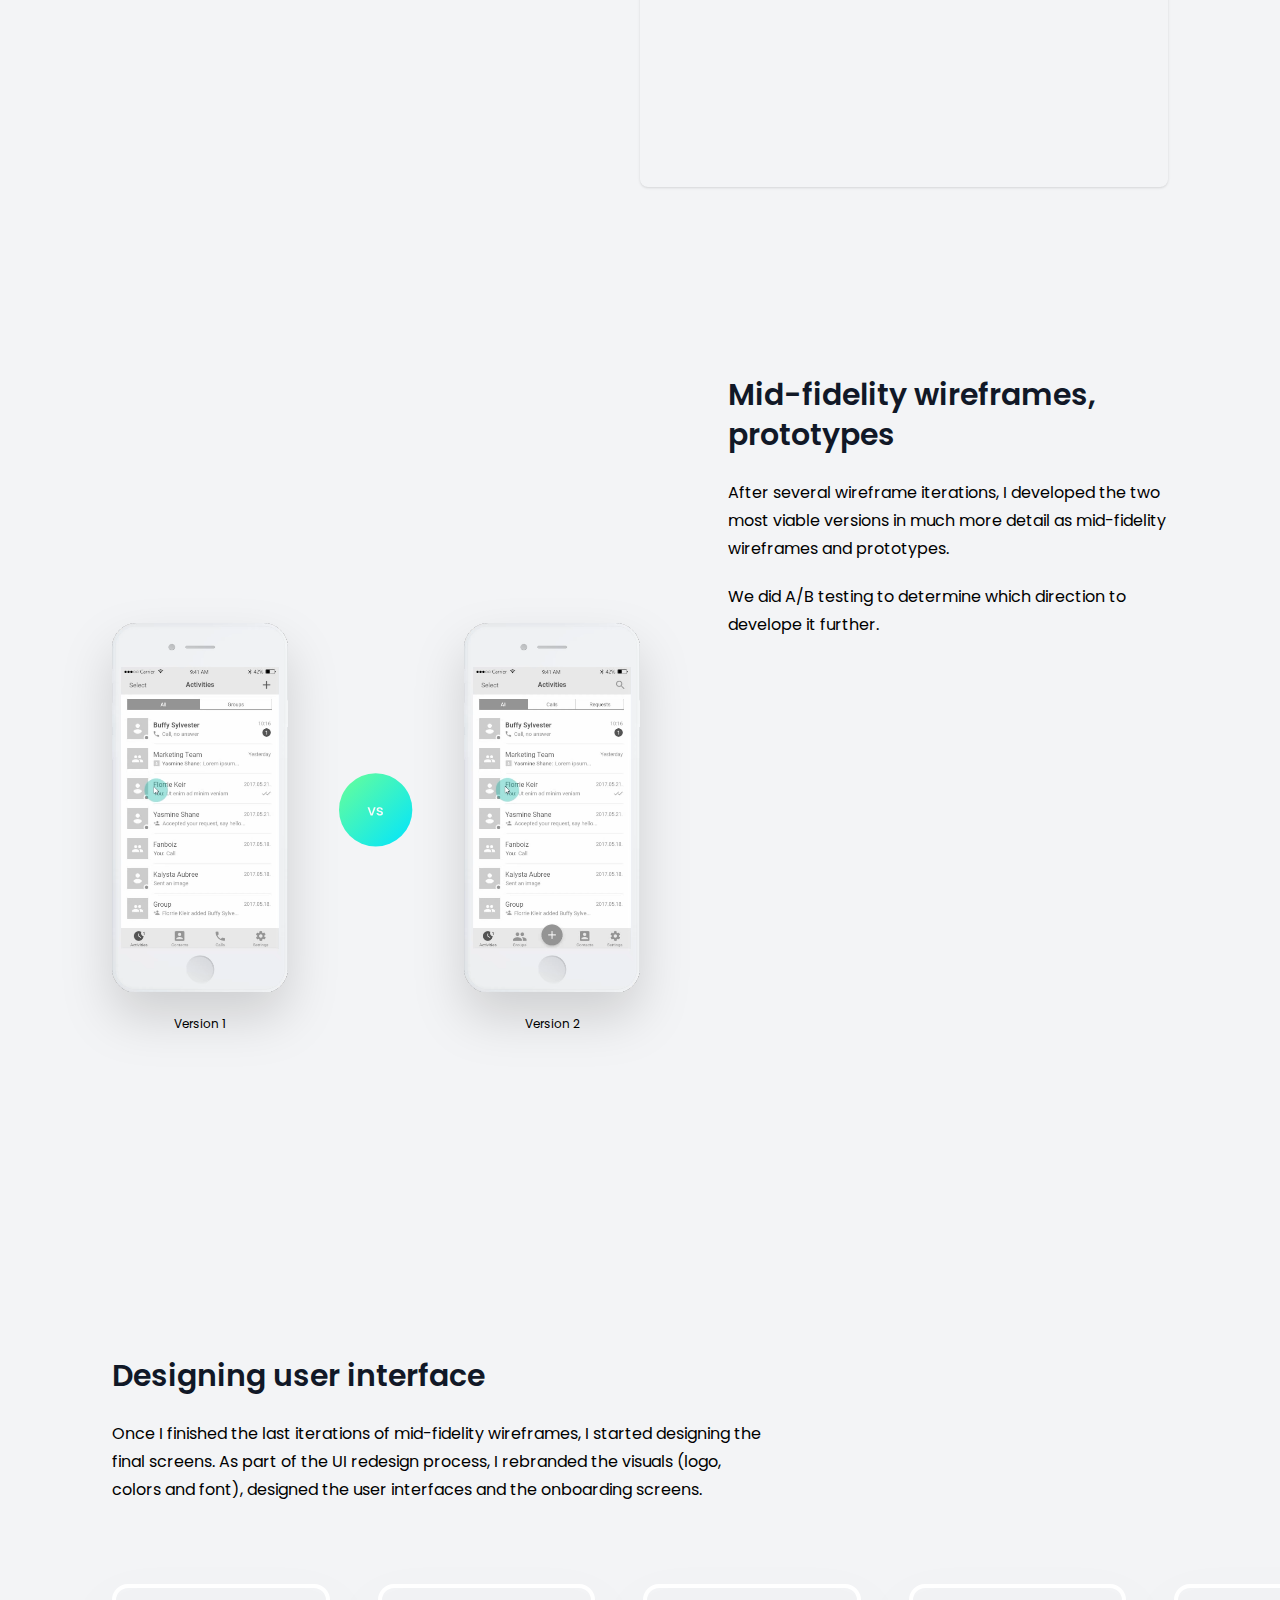
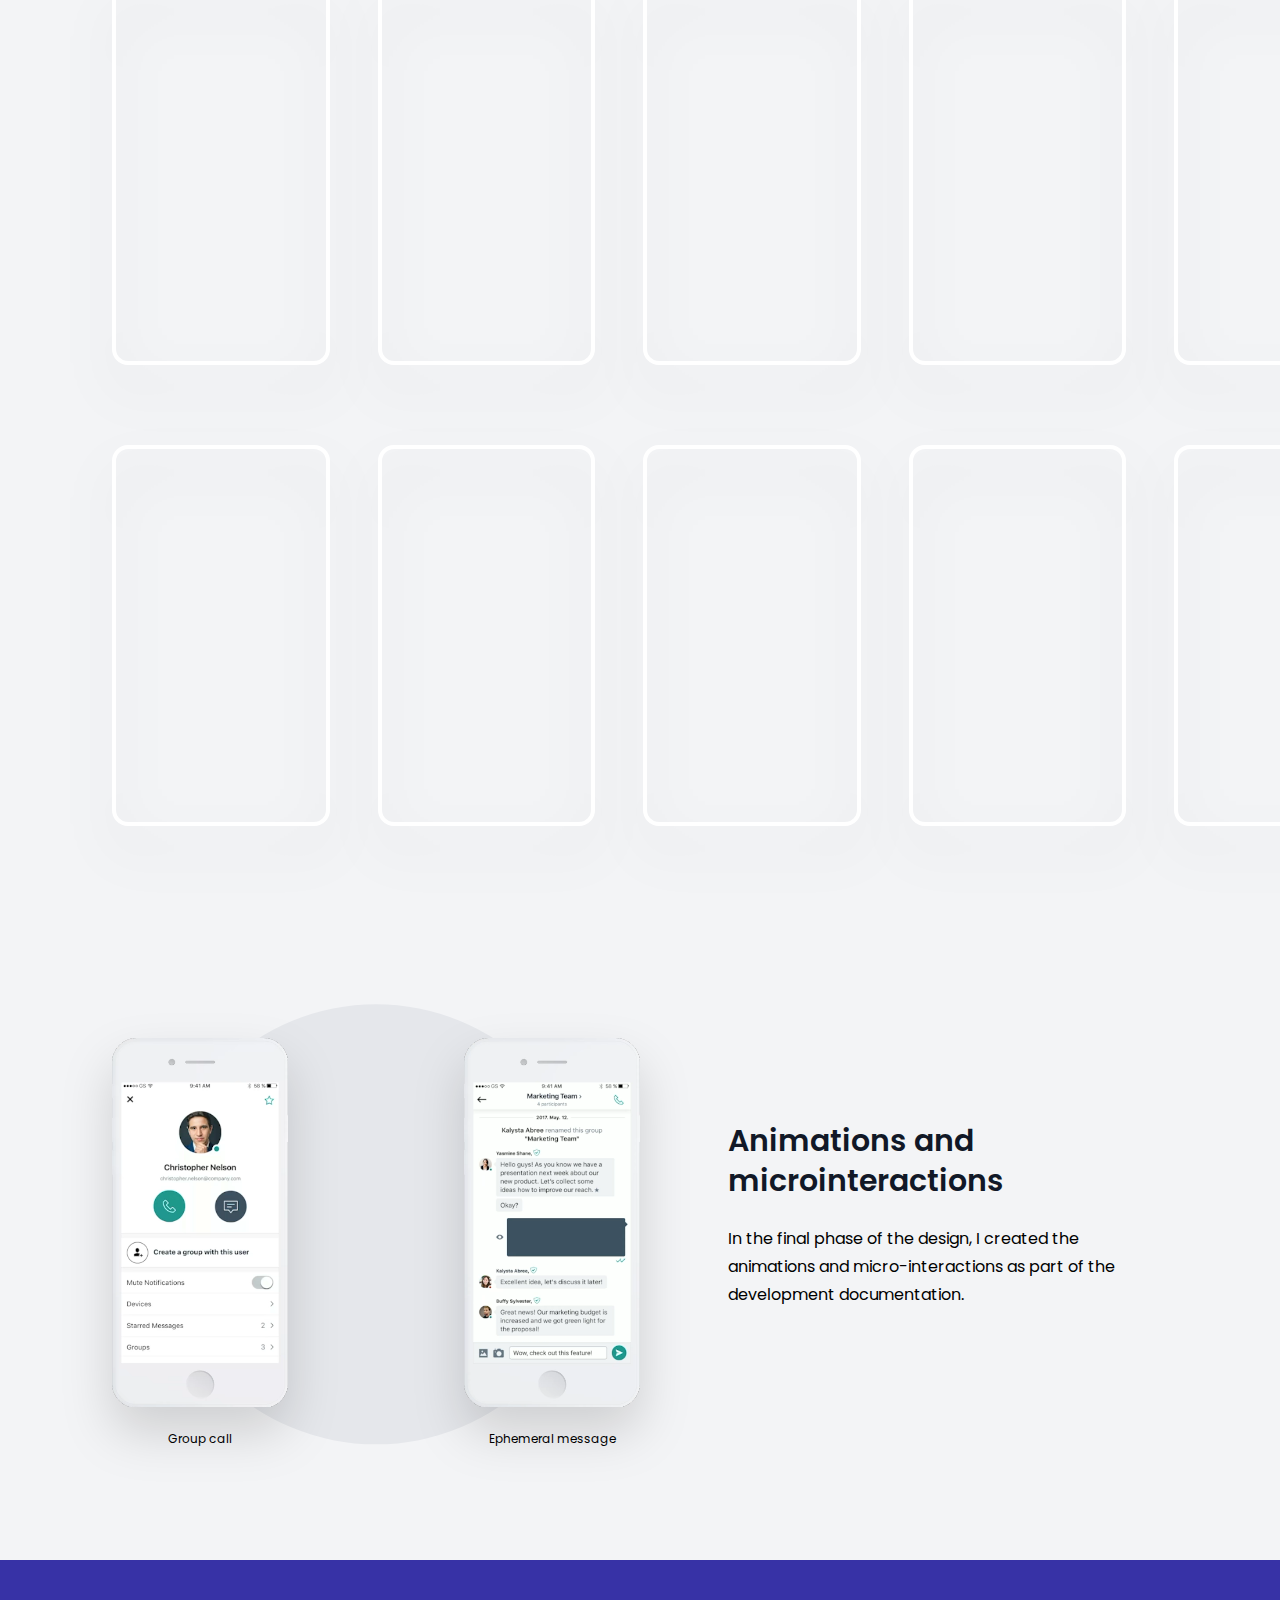
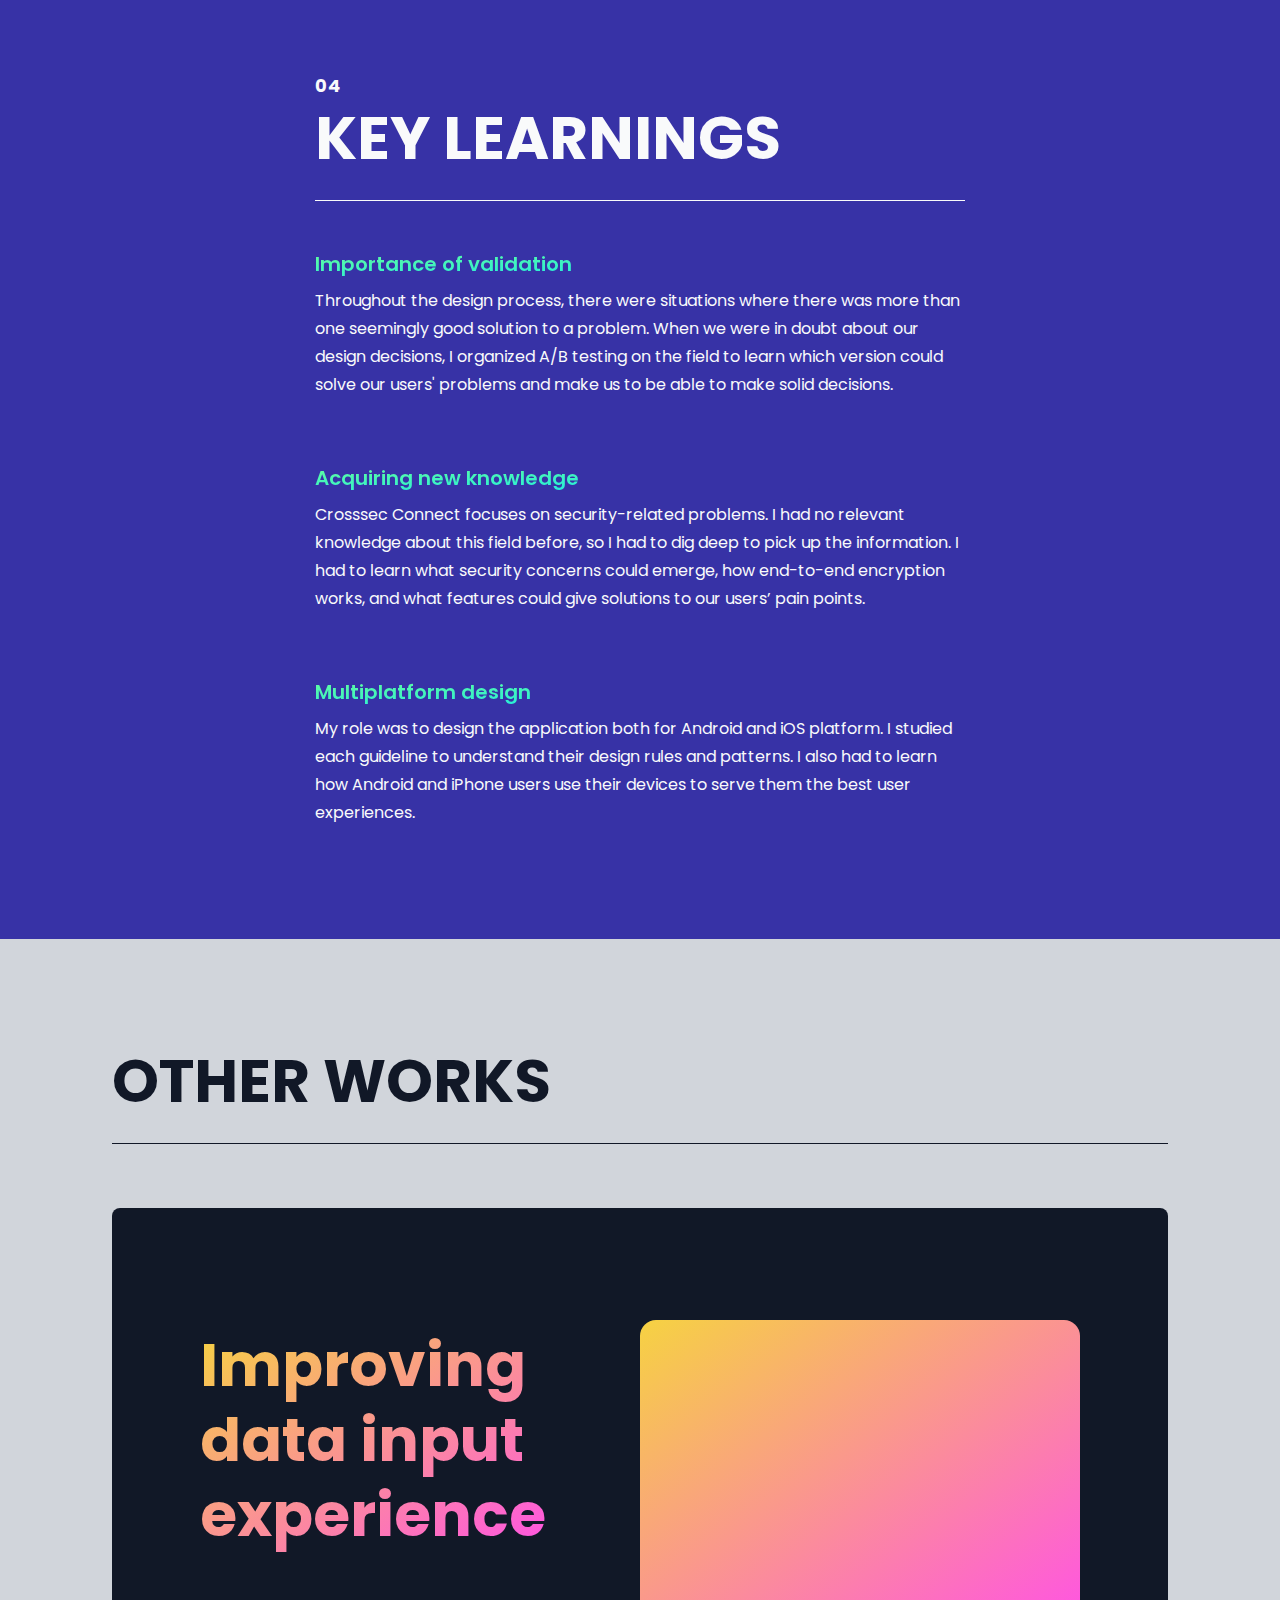
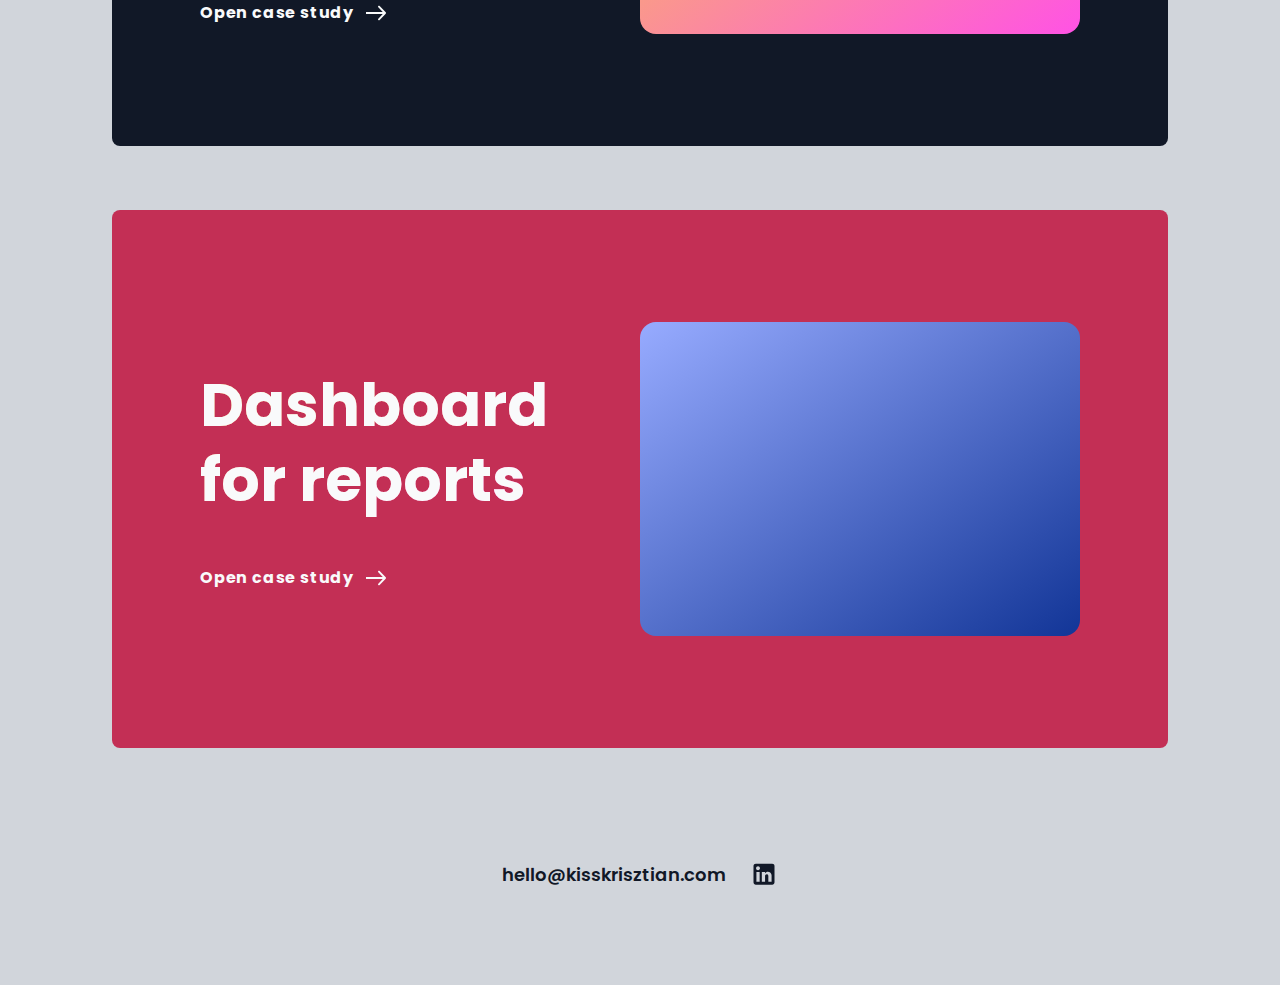
<file: connect.html>
<!DOCTYPE html>
<html lang="en" class="scroll-smooth">

<head>
    <meta charset="utf-8">
    <meta name="viewport" content="width=device-width, initial-scale=1, shrink-to-fit=no">
    <title>Kiss Krisztián | Connect - App redesign</title>
    <link href="tailwind_theme/tailwind.css" rel="stylesheet" type="text/css">
    <link href="css/styles.css" rel="stylesheet" type="text/css">
    <link rel="icon" href="/favicon.ico" sizes="any">
    <link rel="icon" href="/favicon.svg" type="image/svg+xml">
    <script>/* Pinegrow Interactions, do not remove */ (function () { try { if (!document.documentElement.hasAttribute('data-pg-ia-disabled')) { window.pgia_small_mq = typeof pgia_small_mq == 'string' ? pgia_small_mq : '(max-width:767px)'; window.pgia_large_mq = typeof pgia_large_mq == 'string' ? pgia_large_mq : '(min-width:768px)'; var style = document.createElement('style'); var pgcss = 'html:not(.pg-ia-no-preview) [data-pg-ia-hide=""] {opacity:0;visibility:hidden;}html:not(.pg-ia-no-preview) [data-pg-ia-show=""] {opacity:1;visibility:visible;display:block;}'; if (document.documentElement.hasAttribute('data-pg-id') && document.documentElement.hasAttribute('data-pg-mobile')) { pgia_small_mq = '(min-width:0)'; pgia_large_mq = '(min-width:99999px)' } pgcss += '@media ' + pgia_small_mq + '{ html:not(.pg-ia-no-preview) [data-pg-ia-hide="mobile"] {opacity:0;visibility:hidden;}html:not(.pg-ia-no-preview) [data-pg-ia-show="mobile"] {opacity:1;visibility:visible;display:block;}}'; pgcss += '@media ' + pgia_large_mq + '{html:not(.pg-ia-no-preview) [data-pg-ia-hide="desktop"] {opacity:0;visibility:hidden;}html:not(.pg-ia-no-preview) [data-pg-ia-show="desktop"] {opacity:1;visibility:visible;display:block;}}'; style.innerHTML = pgcss; document.querySelector('head').appendChild(style); } } catch (e) { console && console.log(e); } })()</script>
</head>

<body> <a href="#main" id="skip-link" data-pgc="myblocks-skip-link">Skip to main
        content</a>
    <header class="fixed flex justify-between mix-blend-difference p-6 w-full z-50 sm:p-8 md:p-10"
        data-pgc-define="myblocks-section-header" data-pgc-define-name="Section - Header"><a href="/"
            class="leading-none text-white text-lg font-medium" data-pg-class-style="nav">Kiss Krisztián</a>
        <nav>
            <ul class="flex gap-6">
                <li><a href="/about.html" data-pg-class-style="nav"
                        class="leading-none text-white text-lg font-medium">About</a>
                </li>
                <li><a href="/kiss-krisztian-resume.pdf" data-pg-class-style="nav"
                        class="leading-none text-white text-lg font-medium" target="_blank" rel="noopener">CV</a>
                </li>
            </ul>
        </nav>
    </header>
    <main id="main">
        <article>
            <header class="bg-connect-blue flex flex-col landscape:flex-row min-h-screen relative z-30" id="hero"
                data-pg-ia-scene='{"dir":"v","on":"desktop","dbg":"true","s":"custom","s_t":"start","s_s":"start","e_t":"end","e_s":"start","l":[{"t":"picture","a":"fadeOut"},{"t":"#gt# div #gt# div","a":"fadeOut"},{"t":".right-1","a":"fadeOutDown"}]}'
                data-pgc="myblocks-section-hero" data-pgc-field="hero-background">
                <div
                    class="flex flex-col flex-grow gap-8 items-center landscape:flex-grow landscape:items-start place-content-center pt-16 sm:px-8 md:px-14 lg:gap-16 lg:pt-20 lg:px-20 xl:pt-20 xl:px-20 2xl:pl-40 2xl:pr-0">
                    <div class="flex flex-col gap-8 landscape:items-start">
                        <h1 data-pg-class-style="heading_1" data-pgc-field="hero-title"
                            class="font-bold text-3xl portrait:sm:text-5xl sm:text-4xl leading-tight sm:leading-tight portrait:sm:leading-tight portrait:text-center text-left portrait:leading-snug portrait:text-4xl text-transparent bg-clip-text bg-gradient-to-br from-connect_green to-connect_cyan"
                            data-pg-class-style-inline="text-transparent bg-clip-text bg-gradient-to-br from-connect_green to-connect_cyan">
                            App<br>redesign</h1>
                        <div class="flex flex-col" data-pgc-field="hero-project-info">
                            <p data-pg-class-style="project_info"
                                class="font-bold text-gray-50 tracking-wider flex portrait:place-content-center"
                                data-pg-class-style-inline="portrait:place-content-center">My role / UX designer</p>
                            <p data-pg-class-style="project_info"
                                class="font-bold text-gray-50 tracking-wider flex portrait:place-content-center">Team /
                                PM + Engineering team</p>
                            <p data-pg-class-style="project_info"
                                class="font-bold text-gray-50 tracking-wider flex portrait:place-content-center">
                                Platform / Android, iOS</p>
                        </div>
                    </div>
                    <a href="#overview" class="flex scale-x-75 scale-y-75 lg:scale-x-100 lg:scale-y-100">
                        <div class="right-1">
                            <svg width="57" height="56" viewBox="0 0 57 56" xmlns="http://www.w3.org/2000/svg"
                                data-pg-class-style="button_down"
                                class="-translate-x-1 -translate-y-1 absolute border-gray-900 duration-200 ease-out hover:translate-x-0 hover:translate-y-0 transition-all text-gray-50"
                                preserveAspectRatio data-pgc-field="color" fill="currentColor"
                                data-pg-class-style-inline="text-gray-50">
                                <path fill-rule="evenodd" clip-rule="evenodd"
                                    d="M28.5317 56C43.9957 56 56.5317 43.464 56.5317 28C56.5317 12.536 43.9957 0 28.5317 0C13.0678 0 0.531738 12.536 0.531738 28C0.531738 43.464 13.0678 56 28.5317 56ZM29.7817 18C29.7817 17.1716 29.1102 16.5 28.2817 16.5C27.4533 16.5 26.7817 17.1716 26.7817 18V34.3787L20.5924 28.1893C20.0066 27.6036 19.0569 27.6036 18.4711 28.1893C17.8853 28.7751 17.8853 29.7249 18.4711 30.3107L27.2205 39.06L27.2211 39.0607L27.2243 39.0638C27.4955 39.3334 27.8691 39.5 28.2817 39.5C28.4851 39.5 28.6791 39.4595 28.8559 39.3862C29.0315 39.3135 29.1961 39.2061 29.3392 39.0638L29.3424 39.0607L29.343 39.06L38.0924 30.3107C38.6782 29.7249 38.6782 28.7751 38.0924 28.1893C37.5066 27.6036 36.5569 27.6036 35.9711 28.1893L29.7817 34.3787V18Z" />
                            </svg>
                            <div class="bg-connect-blue h-14 rounded-full w-14"></div>
                        </div>
                    </a>
                </div>
                <picture
                    class="bg-transparent landscape:basis-8/12 landscape:h-auto p-6 self-center sm:p-8 md:p-14 lg:p-20 2xl:p-40">
                    <source type="image/avif"
                        srcset="img/cover-image-connect-256_x_182.avif 256w, img/cover-image-connect-770_x_549.avif 770w, img/cover-image-connect-1060_x_757.avif 1060w, img/cover-image-connect-1280_x_914.avif 1280w, img/cover-image-connect-1510_x_1078.avif 1510w, img/cover-image-connect-1710_x_1220.avif 1710w, img/cover-image-connect-1890_x_1349.avif 1890w, img/cover-image-connect-2048_x_1462.avif 2048w"
                        sizes="(min-width: 2520px) 1280px, (min-width: 1540px) calc(59.69vw - 212px), (min-width: 1040px) calc(78.33vw - 338px), (min-width: 780px) calc(85.42vw - 332px), (min-width: 640px) calc(82.5vw - 235px), calc(74.38vw - 133px)"
                        width="1280" height="914">
                    <source type="image/webp"
                        srcset="img/cover-image-connect-256_x_182.webp 256w, img/cover-image-connect-770_x_549.webp 770w, img/cover-image-connect-1060_x_757.webp 1060w, img/cover-image-connect-1280_x_914.webp 1280w, img/cover-image-connect-1510_x_1078.webp 1510w, img/cover-image-connect-1710_x_1220.webp 1710w, img/cover-image-connect-1890_x_1349.webp 1890w, img/cover-image-connect-2048_x_1462.webp 2048w"
                        sizes="(min-width: 2520px) 1280px, (min-width: 1540px) calc(59.69vw - 212px), (min-width: 1040px) calc(78.33vw - 338px), (min-width: 780px) calc(85.42vw - 332px), (min-width: 640px) calc(82.5vw - 235px), calc(74.38vw - 133px)"
                        width="1280" height="914">
                    <img src="img/cover-image-connect-1280_x_914.png"
                        class="bg-gradient-to-br from-connect_green object-cover portrait:object-[left_30%_top_0] rounded-2xl to-connect_cyan"
                        width="1280" height="914" alt="Norma user interface"
                        srcset="img/cover-image-connect-256_x_182.png 256w, img/cover-image-connect-770_x_549.png 770w, img/cover-image-connect-1060_x_757.png 1060w, img/cover-image-connect-1280_x_914.png 1280w, img/cover-image-connect-1510_x_1078.png 1510w, img/cover-image-connect-1710_x_1220.png 1710w, img/cover-image-connect-1890_x_1349.png 1890w, img/cover-image-connect-2048_x_1462.png 2048w"
                        sizes="(min-width: 1580px) 533px, (min-width: 640px) calc(35.22vw - 16px), calc(97.5vw - 129px)"
                        sizes="(min-width: 2520px) 1280px, (min-width: 1540px) calc(59.69vw - 212px), (min-width: 1040px) calc(78.33vw - 338px), (min-width: 780px) calc(85.42vw - 332px), (min-width: 640px) calc(82.5vw - 235px), calc(74.38vw - 133px)"
                        data-pgc-field="null">
                </picture>

            </header>
            <section class="bg-gray-100 relative z-30" id="overview" data-pgc="myblocks-section-overview">
                <div
                    class="flex flex-col max-w-screen-xl mx-6 py-16 sm:mx-8 sm:py-20 md:mx-10 md:py-20 lg:mx-24 lg:py-24 xl:mx-28 xl:py-28 2xl:mx-auto 2xl:py-40">
                    <h2 class="mb-12 xl:mb-20" data-pgc="myblocks-block-heading-2" data-pgc-field="order">
                        <div class="font-bold text-sm tracking-wider leading-none mb-2 text-gray-900 lg:text-lg"
                            data-pg-class-style="heading_2_number" data-pgc-field="number">01</div>
                        <div class="border-b font-bold leading-none text-4xl uppercase pb-8 border-gray-900 text-gray-900 lg:text-6xl lg:top-0 lg:sticky xl:static"
                            data-pg-class-style="heading_2" data-pgc-field="heading 2 title">Overview</div>
                    </h2>
                    <div class="2xl:mb-32 lg:mb-24 mb-16 order-1 sm:mb-20 xl:mb-28" data-pgc="myblocks-block-leading">
                        <p class="leading-relaxed text-2xl max-w-prose" data-pg-class-style="leading"
                            data-pgc-field="app-description">Norma is a hosted software that helpes manufacturing
                            companies to calculate performance-based salaries. It connects all parts of the business:
                            order fulfillment, human resources, and payroll, and provides immediate and beautiful
                            reports.</p>
                    </div>
                    <div
                        class="flex flex-col gap-12 order-3 sm:gap-14 md:gap-16 lg:gap-8 xl:flex-row xl:gap-12 2xl:gap-24">
                        <div class="max-w-prose w-full">
                            <h3 class="font-semibold leading-10 mb-6 text-3xl text-gray-900"
                                data-pg-class-style="heading_3">My role</h3>
                            <p data-pgc-field="my-role paragraph">When I joined the product team of Crosssec Solutions
                                as a UX designer, the app was at a very early stage of development and only had basic
                                functionalities.</p>
                            <p data-pgc-field="my-role paragraph">My role was to redesign the product from the ground up
                                and make the product human-centric and the security-related features easy to use. The
                                process involved researching, designing, user testing, and working closely with the
                                business and developers.</p>
                        </div>
                        <div class="w-full">
                            <h3 data-pg-class-style="heading_3"
                                class="font-semibold leading-10 mb-6 text-3xl text-gray-900">Challenges</h3>
                            <ul class="flex flex-col gap-3">
                                <li data-pgc-field="challenges-list-item">Acquiring knowledge in security-related areas
                                </li>
                                <li data-pgc-field="challenges-list-item">Creating a user-centered design process</li>
                                <li data-pgc-field="challenges-list-item">Working with developers</li>
                                <li data-pgc-field="challenges-list-item">Keeping platform-specific designs (Android
                                    &amp; iOS) in mind
                                </li>
                            </ul>
                        </div>
                        <div class="w-full">
                            <h3 data-pg-class-style="heading_3"
                                class="font-semibold leading-10 mb-6 text-3xl text-gray-900">Team</h3>
                            <ul class="flex flex-col gap-4 mb-5" data-pg-class-style="unordered_list">
                                <li data-pgc-field="team-member">Hetesi Tamás<span
                                        class="border border-gray-700 leading-snug ml-2 px-2 py-1 rounded-full text-xs"
                                        data-pg-class-style="tag">Product owner</span>
                                </li>
                                <li data-pgc-field="team-member">Kiss Krisztián <span
                                        class="border border-gray-700 leading-snug ml-2 px-2 py-1 rounded-full text-xs"
                                        data-pg-class-style="tag">UX designer</span>
                                </li>
                                <li data-pgc-field="team-member">Storcz Tamás<span
                                        class="border border-gray-700 leading-snug ml-2 px-2 py-1 rounded-full text-xs"
                                        data-pg-class-style="tag">Software developer</span>
                                </li>
                                <li data-pgc-field="team-member">Schvoy Norbert<span
                                        class="border border-gray-700 leading-snug ml-2 px-2 py-1 rounded-full text-xs"
                                        data-pg-class-style="tag">Software developer</span>
                                </li>
                                <li data-pgc-field="team-member">Fekete Tímea<span
                                        class="border border-gray-700 leading-snug ml-2 px-2 py-1 rounded-full text-xs"
                                        data-pg-class-style="tag">Software developer</span>
                                </li>
                            </ul>
                        </div>
                    </div>
                </div>
            </section><a href="#main"
                class="bottom-5 fixed mix-blend-difference right-5 scale-x-75 scale-y-75 z-20 md:right-8 lg:scale-x-100 lg:scale-y-100"
                data-pgc="myblocks-block-scroll-to-top"><svg width="56" height="56" viewBox="0 0 56 56" fill="none"
                    xmlns="http://www.w3.org/2000/svg">
                    <path d="M27.75 18L27.75 38M36.5 26.75L27.75 18L19 26.75" stroke="white" stroke-width="2"
                        stroke-linecap="round" stroke-linejoin="round" />
                </svg></a>
            <section class="bg-white">
                <div class="flex flex-col max-w-screen-xl mx-6 py-16 sm:mx-8 md:mx-10 lg:mx-24 xl:mx-28 2xl:mx-auto"
                    data-pg-class-style="wrapper">
                    <h2 class="mb-12 xl:mb-20" data-pgc="myblocks-block-heading-2" data-pgc-field="order">
                        <div class="font-bold text-sm tracking-wider leading-none mb-2 text-gray-900 lg:text-lg"
                            data-pg-class-style="heading_2_number" data-pgc-field="number">02</div>
                        <div class="border-b font-bold leading-none text-4xl uppercase pb-8 border-gray-900 text-gray-900 lg:text-6xl lg:top-0 lg:sticky xl:static"
                            data-pg-class-style="heading_2" data-pgc-field="heading 2 title">Research</div>
                    </h2>
                    <div data-pg-class-style="subwrapper"
                        class="flex flex-col gap-12 sm:gap-16 md:gap-20 lg:gap-24 xl:gap-28 2xl:gap-40">
                        <div class="gap-10 grid lg:grid-cols-12 lg:gap-0 lg:mt-16 mt-0" data-pg-class-style="container">
                            <div data-pg-class-style="text_left"
                                class="lg:col-start-1 lg:row-end-2 lg:row-start-1 md:self-center lg:col-end-7 xl:col-end-6 2xl:col-end-5 relative z-10">
                                <h3 data-pg-class-style="heading_3"
                                    class="font-semibold leading-10 mb-6 text-3xl text-gray-900">Understanding our users
                                </h3>
                                <p>Based on the interviews we set up a persona to understand our users&rsquo;
                                    motivations and pain points.</p>
                                <p>The interviews revealed the demand for an application that allows for fully
                                    confidential communication.</p>
                                <p>However, they have reservations about the services on the market, either because they
                                    do not believe that their data is not accessible to others or because the
                                    applications available are difficult to use.</p>
                            </div>
                            <div data-pg-class-style="visual_right"
                                class="lg:col-end-13 lg:col-start-8 lg:row-end-2 lg:row-start-1 md:self-center xl:col-start-7 relative z-10">
                                <picture>
                                    <source type="image/avif"
                                        srcset="img/persona-320_x_222.avif 320w, img/persona-640_x_444.avif 640w, img/persona-1280_x_888.avif 1280w, img/persona-1920_x_1333.avif 1920w, img/persona-2560_x_1777.avif 2560w"
                                        sizes="(min-width: 1600px) 640px, (min-width: 1280px) calc(37.33vw + 50px), (min-width: 1040px) calc(41.82vw - 82px), calc(95.56vw - 35px)"
                                        width="1280" height="888">
                                    <source type="image/webp"
                                        srcset="img/persona-320_x_222.webp 320w, img/persona-640_x_444.webp 640w, img/persona-1280_x_888.webp 1280w, img/persona-1920_x_1333.webp 1920w, img/persona-2560_x_1777.webp 2560w"
                                        sizes="(min-width: 1600px) 640px, (min-width: 1280px) calc(37.33vw + 50px), (min-width: 1040px) calc(41.82vw - 82px), calc(95.56vw - 35px)"
                                        width="1280" height="888">
                                    <img src="img/persona-1280_x_888.png" class="rounded-lg shadow w-full"
                                        loading="lazy" alt="Sketches in a notebook" width="1280" height="888"
                                        srcset="img/persona-320_x_222.png 320w, img/persona-640_x_444.png 640w, img/persona-1280_x_888.png 1280w, img/persona-1920_x_1333.png 1920w, img/persona-2560_x_1777.png 2560w"
                                        sizes="(min-width: 1600px) 640px, (min-width: 1280px) calc(37.33vw + 50px), (min-width: 1040px) calc(41.82vw - 82px), calc(95.56vw - 35px)">
                                </picture>
                            </div>
                        </div>
                        <div class="gap-10 grid lg:grid-cols-12 lg:gap-0 lg:mt-16 mt-0" data-pg-class-style="container">
                            <div data-pg-class-style="text_right"
                                class="lg:col-end-13 lg:row-end-2 lg:row-start-1 2xl:self-center self-center lg:col-start-7 xl:col-start-8 2xl:col-start-9">
                                <h3 data-pg-class-style="heading_3"
                                    class="font-semibold leading-10 mb-6 text-3xl text-gray-900">Competitive research
                                </h3>
                                <p>We observed and analyzed the features of our competitors&rsquo; solutions with
                                    end-to-end encryption to learn more about what we have to focus on in our product
                                    development.</p>
                            </div>
                            <div data-pg-class-style="visual_left"
                                class="lg:col-start-1 lg:col-end-6 self-center xl:col-end-7 p-8 sm:p-12 md:p-16 lg:p-10 xl:p-12 2xl:p-16"
                                data-pg-class-style-inline="p-8 sm:p-12 md:p-16 lg:p-10 xl:p-12 2xl:p-16">
                                <picture>
                                    <img src="img/competitive-research-1280_x_1390.png" class="rounded-lg shadow w-full"
                                        loading="lazy" alt="Sketches in a notebook" width="1280" height="1390"
                                        srcset="img/competitive-research-320_x_347.png 320w, img/competitive-research-640_x_695.png 640w, img/competitive-research-1280_x_1390.png 1280w, img/competitive-research-1920_x_2086.png 1920w, img/norma-sketches-2560_x_1917.png 2560w"
                                        sizes="(min-width: 1540px) 512px, (min-width: 1280px) calc(46.67vw - 165px), (min-width: 1040px) calc(41.82vw - 162px), (min-width: 780px) calc(100vw - 208px), (min-width: 640px) calc(100vw - 160px), calc(100vw - 112px)">
                                </picture>
                            </div>
                        </div>
                        <div class="gap-10 grid lg:grid-cols-12 lg:gap-0 lg:mt-16 mt-0" data-pg-class-style="container">
                            <div data-pg-class-style="text_left"
                                class="lg:col-start-1 lg:row-end-2 lg:row-start-1 md:self-center lg:col-end-7 xl:col-end-6 2xl:col-end-5 relative z-10">
                                <h3 data-pg-class-style="heading_3"
                                    class="font-semibold leading-10 mb-6 text-3xl text-gray-900">Deconstructing old
                                    design</h3>
                                <p>Following the research, I explored the existing designs and development. The product
                                    at this stage only had minimal communication functions.</p>
                                <p>I deconstructed the initial elements (design, information architecture) to understand
                                    how we can rebuild the app with a solid human-centric design base.</p>
                            </div>
                            <div data-pg-class-style="visual_right"
                                class="lg:col-end-13 lg:col-start-8 lg:row-end-2 lg:row-start-1 md:self-center xl:col-start-7 relative z-10 flex justify-center"
                                data-pg-class-style-inline="flex justify-center">
                                <figure class="z-10">
                                    <picture>
                                        <img src="img/connect-old-design-1280_x_696.png" class="w-full" loading="lazy"
                                            alt="Administrator is recording daily timesheets in Norma" width="1280"
                                            height="696"
                                            srcset="img/connect-old-design-320_x_174.png 320w, img/connect-old-design-640_x_348.png 640w, img/connect-old-design-1280_x_696.png 1280w, img/connect-old-design-1920_x_1045.png 1920w, img/connect-old-design-2560_x_1394.png 2560w"
                                            sizes="(min-width: 1840px) 640px, (min-width: 1280px) calc(20.74vw + 263px), (min-width: 1040px) calc(41.82vw - 82px), calc(95.56vw - 35px)"
                                            data-pg-class-style="image">
                                    </picture>
                                    <figcaption class="leading-snug text-center text-xs mt-6 mx-auto px-6"
                                        data-pg-class-style="figcaption">Old design</figcaption>
                                </figure>
                                <svg width="500" height="501" viewBox="0 0 500 501" fill="none"
                                    xmlns="http://www.w3.org/2000/svg"
                                    class="absolute hidden self-center w-5/6 lg:block">
                                    <circle cx="250" cy="250.333" r="250" fill="#F3F4F6" />
                                </svg>
                            </div>
                        </div>
                    </div>
                </div>
            </section>
            <section class="bg-gray-100 overflow-hidden">
                <div
                    class="flex flex-col max-w-screen-xl mx-6 py-16 sm:mx-8 sm:py-20 md:mx-10 md:py-20 lg:mx-24 lg:py-24 xl:mx-28 xl:py-28 2xl:mx-auto 2xl:py-40">
                    <h2 class="mb-12 xl:mb-20" data-pgc="myblocks-block-heading-2" data-pgc-field="order">
                        <div class="font-bold text-sm tracking-wider leading-none mb-2 text-gray-900 lg:text-lg"
                            data-pg-class-style="heading_2_number" data-pgc-field="number">03</div>
                        <div class="border-b font-bold leading-none text-4xl uppercase pb-8 border-gray-900 text-gray-900 lg:text-6xl lg:top-0 lg:sticky xl:static"
                            data-pg-class-style="heading_2" data-pgc-field="heading 2 title">Design</div>
                    </h2>
                    <div data-pg-class-style="subwrapper"
                        class="flex flex-col gap-12 sm:gap-16 md:gap-20 lg:gap-24 xl:gap-28 2xl:gap-40">
                        <div class="gap-10 grid lg:grid-cols-12 lg:gap-0 lg:mt-16 mt-0" data-pg-class-style="container">
                            <div data-pg-class-style="text_left"
                                class="lg:col-start-1 lg:row-end-2 lg:row-start-1 md:self-center lg:col-end-7 xl:col-end-6 2xl:col-end-5 relative z-10">
                                <h3 data-pg-class-style="heading_3"
                                    class="font-semibold leading-10 mb-6 text-3xl text-gray-900">Sketches &amp;
                                    workshops</h3>
                                <p>At the initial design stage, I created low-fidelity wireframes to map out the
                                    possible layouts and user flows.</p>
                                <p>During the project, I organized several workshops to involve every key player from
                                    the company in the design process.</p>
                                <picture>
                                    <source type="image/avif"
                                        srcset="img/whiteboarding-320_x_245.avif 320w, img/whiteboarding-640_x_491.avif 640w, img/whiteboarding-1080_x_829.avif 1080w"
                                        sizes="(min-width: 1540px) 320px, (min-width: 1280px) calc(29.17vw - 43px), (min-width: 1040px) calc(37.73vw - 74px), calc(71.67vw - 26px)"
                                        width="1080" height="829">
                                    <source type="image/webp"
                                        srcset="img/whiteboarding-320_x_245.webp 320w, img/whiteboarding-640_x_491.webp 640w, img/whiteboarding-1080_x_829.webp 1080w"
                                        sizes="(min-width: 1540px) 320px, (min-width: 1280px) calc(29.17vw - 43px), (min-width: 1040px) calc(37.73vw - 74px), calc(71.67vw - 26px)"
                                        width="1080" height="829">
                                    <img src="img/whiteboarding.jpg" class="mt-12 rounded-lg w-3/4" loading="lazy"
                                        alt="I am presenting wireframes on the whiteboard" width="1080" height="829">
                                </picture>
                            </div>
                            <div data-pg-class-style="visual_right"
                                class="lg:col-end-13 lg:col-start-8 lg:row-end-2 lg:row-start-1 md:self-center xl:col-start-7 relative z-10">
                                <picture>
                                    <source type="image/avif"
                                        srcset="img/whiteboard-256_x_256.avif 256w, img/whiteboard-640_x_640.avif 640w, img/whiteboard-1010_x_1010.avif 1010w, img/whiteboard-1280_x_1280.avif 1280w, img/whiteboard-1510_x_1510.avif 1510w, img/whiteboard-1700_x_1700.avif 1700w, img/whiteboard-1880_x_1880.avif 1880w"
                                        sizes="(min-width: 1600px) 640px, (min-width: 1280px) calc(37.33vw + 50px), (min-width: 1040px) calc(41.82vw - 82px), calc(95.56vw - 35px)"
                                        width="1280" height="1280">
                                    <source type="image/webp"
                                        srcset="img/whiteboard-256_x_256.webp 256w, img/whiteboard-640_x_640.webp 640w, img/whiteboard-1010_x_1010.webp 1010w, img/whiteboard-1280_x_1280.webp 1280w, img/whiteboard-1510_x_1510.webp 1510w, img/whiteboard-1700_x_1700.webp 1700w, img/whiteboard-1880_x_1880.webp 1880w"
                                        sizes="(min-width: 1600px) 640px, (min-width: 1280px) calc(37.33vw + 50px), (min-width: 1040px) calc(41.82vw - 82px), calc(95.56vw - 35px)"
                                        width="1280" height="1280">
                                    <img src="img/whiteboard-1280_x_1280.jpg" class="rounded-lg shadow w-full"
                                        loading="lazy" alt="Sketches in a notebook" width="1280" height="1280"
                                        srcset="img/whiteboard-256_x_256.jpg 256w, img/whiteboard-640_x_640.jpg 640w, img/whiteboard-1010_x_1010.jpg 1010w, img/whiteboard-1280_x_1280.jpg 1280w, img/whiteboard-1510_x_1510.jpg 1510w, img/whiteboard-1700_x_1700.jpg 1700w, img/whiteboard-1880_x_1880.jpg 1880w"
                                        sizes="(min-width: 1600px) 640px, (min-width: 1280px) calc(37.33vw + 50px), (min-width: 1040px) calc(41.82vw - 82px), calc(95.56vw - 35px)">
                                </picture>
                            </div>
                        </div>
                        <div class="gap-10 grid lg:grid-cols-12 lg:gap-0 lg:mt-16 mt-0" data-pg-class-style="container">
                            <div data-pg-class-style="text_right"
                                class="lg:col-end-13 lg:row-end-2 lg:row-start-1 2xl:self-center self-center lg:col-start-7 xl:col-start-8 2xl:col-start-9">
                                <h3 data-pg-class-style="heading_3"
                                    class="font-semibold leading-10 mb-6 text-3xl text-gray-900">Mid-fidelity
                                    wireframes, prototypes</h3>
                                <p>After several wireframe iterations, I developed the two most viable versions in much
                                    more detail as mid-fidelity wireframes and prototypes.</p>
                                <p>We did A/B testing to determine which direction to develope it further.</p>
                                <picture>
                                    <source type="image/avif"
                                        srcset="img/connect-wireframes-640_x_810.avif 640w, img/connect-wireframes-854_x_1081.avif 854w, img/connect-wireframes-1200_x_1519.avif 1200w, img/connect-wireframes-1460_x_1848.avif 1460w, img/connect-wireframes-1680_x_2127.avif 1680w, img/connect-wireframes-1880_x_2380.avif 1880w"
                                        sizes="(min-width: 1540px) 427px, (min-width: 1280px) calc(38.75vw - 56px), (min-width: 1040px) calc(50vw - 96px), calc(95.56vw - 35px)"
                                        width="1200" height="1519">
                                    <source type="image/webp"
                                        srcset="img/connect-wireframes-640_x_810.webp 640w, img/connect-wireframes-854_x_1081.webp 854w, img/connect-wireframes-1200_x_1519.webp 1200w, img/connect-wireframes-1460_x_1848.webp 1460w, img/connect-wireframes-1680_x_2127.webp 1680w, img/connect-wireframes-1880_x_2380.webp 1880w"
                                        sizes="(min-width: 1540px) 427px, (min-width: 1280px) calc(38.75vw - 56px), (min-width: 1040px) calc(50vw - 96px), calc(95.56vw - 35px)"
                                        width="1200" height="1519">
                                    <img src="img/connect-wireframes-1200_x_1519.png" class="mt-12 rounded-lg"
                                        loading="lazy" alt="Wireframes of Connect" width="1200" height="1519"
                                        srcset="img/connect-wireframes-640_x_810.png 640w, img/connect-wireframes-854_x_1081.png 854w, img/connect-wireframes-1200_x_1519.png 1200w, img/connect-wireframes-1460_x_1848.png 1460w, img/connect-wireframes-1680_x_2127.png 1680w, img/connect-wireframes-1880_x_2380.png 1880w"
                                        sizes="(min-width: 1540px) 427px, (min-width: 1280px) calc(38.75vw - 56px), (min-width: 1040px) calc(50vw - 96px), calc(95.56vw - 35px)">
                                </picture>
                            </div>
                            <div data-pg-class-style="visual_left"
                                class="lg:col-start-1 lg:col-end-6 self-center xl:col-end-7 grid grid-cols-6"
                                data-pg-class-style-inline="grid grid-cols-6">
                                <figure class="col-end-3 col-start-1 relative z-10">
                                    <video width="400" height="840" loop="true" muted="true" autoplay="true"
                                        class="drop-shadow-2xl mt-9 rounded-lg">
                                        <source src="video/connect-proto-1-H.265.mov" type="video/quicktime">
                                        <source src="video/connect-proto-1.webm" type="video/webm">
                                        Your browser doesn't support HTML5 video tag.
                                    </video>
                                    <figcaption class="leading-snug text-center text-xs mt-6 mx-auto px-6"
                                        data-pg-class-style="figcaption">Version 1</figcaption>
                                </figure>
                                <div class="col-end-5 col-start-3 self-center">
                                    <svg width="200" height="200" viewBox="0 0 80 81" fill="none"
                                        xmlns="http://www.w3.org/2000/svg" class="mx-auto w-5/12">
                                        <rect y="0.393921" width="80" height="80" rx="40"
                                            fill="url(#paint0_linear_1280_1189)" />
                                        <path
                                            d="M35.608 44.7619L38.104 37.5779H40.04L36.68 46.3939H34.504L31.16 37.5779H33.112L35.608 44.7619ZM44.6188 46.5379C43.9254 46.5379 43.3014 46.4153 42.7468 46.1699C42.2028 45.9139 41.7708 45.5726 41.4508 45.1459C41.1308 44.7086 40.9601 44.2233 40.9388 43.6899H42.8268C42.8588 44.0633 43.0348 44.3779 43.3548 44.6339C43.6854 44.8793 44.0961 45.0019 44.5868 45.0019C45.0988 45.0019 45.4934 44.9059 45.7708 44.7139C46.0588 44.5113 46.2028 44.2553 46.2028 43.9459C46.2028 43.6153 46.0428 43.3699 45.7228 43.2099C45.4134 43.0499 44.9174 42.8739 44.2348 42.6819C43.5734 42.5006 43.0348 42.3246 42.6188 42.1539C42.2028 41.9833 41.8401 41.7219 41.5308 41.3699C41.2321 41.0179 41.0828 40.5539 41.0828 39.9779C41.0828 39.5086 41.2214 39.0819 41.4988 38.6979C41.7761 38.3033 42.1708 37.9939 42.6828 37.7699C43.2054 37.5459 43.8028 37.4339 44.4748 37.4339C45.4774 37.4339 46.2828 37.6899 46.8908 38.2019C47.5094 38.7033 47.8401 39.3913 47.8828 40.2659H46.0588C46.0268 39.8713 45.8668 39.5566 45.5788 39.3219C45.2908 39.0873 44.9014 38.9699 44.4108 38.9699C43.9308 38.9699 43.5628 39.0606 43.3068 39.2419C43.0508 39.4233 42.9228 39.6633 42.9228 39.9619C42.9228 40.1966 43.0081 40.3939 43.1788 40.5539C43.3494 40.7139 43.5574 40.8419 43.8028 40.9379C44.0481 41.0233 44.4108 41.1353 44.8908 41.2739C45.5308 41.4446 46.0534 41.6206 46.4588 41.8019C46.8748 41.9726 47.2321 42.2286 47.5308 42.5699C47.8294 42.9113 47.9841 43.3646 47.9948 43.9299C47.9948 44.4313 47.8561 44.8793 47.5788 45.2739C47.3014 45.6686 46.9068 45.9779 46.3948 46.2019C45.8934 46.4259 45.3014 46.5379 44.6188 46.5379Z"
                                            fill="#F9FAFB" />
                                        <defs>
                                            <linearGradient id="paint0_linear_1280_1189" x1="0" y1="0.393921" x2="80"
                                                y2="80.3939" gradientUnits="userSpaceOnUse">
                                                <stop stop-color="#69FF97" />
                                                <stop offset="1" stop-color="#00E4FF" />
                                            </linearGradient>
                                        </defs>
                                    </svg>
                                </div>
                                <figure class="col-end-7 col-start-5 relative z-10">
                                    <video width="400" height="840" loop="true" muted="true" autoplay="true"
                                        class="drop-shadow-2xl mt-9 rounded-lg">
                                        <source src="video/connect-proto-2-H.265.mov" type="video/quicktime">
                                        <source src="video/connect-proto-2.webm" type="video/webm">
                                        Your browser doesn't support HTML5 video tag.
                                    </video>
                                    <figcaption class="leading-snug text-center text-xs mt-6 mx-auto px-6"
                                        data-pg-class-style="figcaption">Version 2</figcaption>
                                </figure>
                            </div>
                        </div>
                        <div class="flex flex-col gap-20">
                            <div>
                                <h3 data-pg-class-style="heading_3"
                                    class="font-semibold leading-10 mb-6 text-3xl text-gray-900">Designing user
                                    interface</h3>
                                <p>Once I finished the last iterations of mid-fidelity wireframes, I started designing
                                    the final screens. As part of the UI redesign process, I rebranded the visuals
                                    (logo, colors and font), designed the user interfaces and the onboarding screens.
                                </p>
                            </div>
                            <div class="flex flex-col gap-20"
                                data-pg-ia-scene='{"dir":"v","dbg":"true","s":"custom","s_t":"start","s_s":"center","s_o":"25%","e_t":"end","e_s":"start","l":[{"t":"#gt# div:nth-of-type(1)","a":{"l":[{"t":"","l":[{"t":"set","p":0,"d":0,"l":{"x":"60%"},"e":"Power1.easeOut"},{"t":"tween","p":0,"d":0.1,"l":{"autoAlpha":1},"e":"Power1.easeOut"},{"t":"tween","p":0,"d":1,"l":{"x":"-60%"},"e":"Power1.easeOut"}]}]}},{"t":"#gt# div:nth-of-type(2)","a":{"l":[{"t":"","l":[{"t":"set","p":0,"d":0,"l":{"x":"-65%"},"e":"Power1.easeOut"},{"t":"tween","p":0,"d":0.1,"l":{"autoAlpha":1},"e":"Power1.easeOut"},{"t":"tween","p":0,"d":1,"l":{"x":"65%"},"e":"Power1.easeOut"}]}]}}],"e_o":"-25%"}'>
                                <div class="gap-12 grid grid-cols-5 relative w-[1280px]">
                                    <img src="img/connect-ui-01-320_x_569.png" width="320" height="569" loading="lazy"
                                        srcset="img/connect-ui-01-320_x_569.png 320w, img/connect-ui-01-640_x_1138.png 640w"
                                        sizes="210" class="border-4 border-white drop-shadow-2xl rounded-2xl"
                                        data-pg-class-style="connect_ui">
                                    <img src="img/connect-ui-02-320_x_569.png" width="320" height="569" loading="lazy"
                                        srcset="img/connect-ui-02-320_x_569.png 320w, img/connect-ui-02-640_x_1138.png 640w"
                                        sizes="210" class="border-4 border-white drop-shadow-2xl rounded-2xl"
                                        data-pg-class-style="connect_ui">
                                    <img src="img/connect-ui-03-320_x_569.png" width="320" height="569" loading="lazy"
                                        srcset="img/connect-ui-03-320_x_569.png 320w, img/connect-ui-03-640_x_1138.png 640w"
                                        sizes="210" class="border-4 border-white drop-shadow-2xl rounded-2xl"
                                        data-pg-class-style="connect_ui">
                                    <img src="img/connect-ui-04-320_x_569.png" width="320" height="569" loading="lazy"
                                        srcset="img/connect-ui-04-320_x_569.png 320w, img/connect-ui-04-640_x_1138.png 640w"
                                        sizes="210" class="border-4 border-white drop-shadow-2xl rounded-2xl"
                                        data-pg-class-style="connect_ui">
                                    <img src="img/connect-ui-05-320_x_569.png" width="320" height="569" loading="lazy"
                                        srcset="img/connect-ui-05-320_x_569.png 320w, img/connect-ui-05-640_x_1138.png 640w"
                                        sizes="210" class="border-4 border-white drop-shadow-2xl rounded-2xl"
                                        data-pg-class-style="connect_ui">
                                </div>
                                <div class="gap-12 grid grid-cols-5 relative w-[1280px]">
                                    <img src="img/connect-ui-06-320_x_569.png" width="320" height="569" loading="lazy"
                                        srcset="img/connect-ui-06-320_x_569.png 320w, img/connect-ui-06-640_x_1138.png 640w"
                                        sizes="210" class="border-4 border-white drop-shadow-2xl rounded-2xl"
                                        data-pg-class-style="connect_ui">
                                    <img src="img/connect-ui-07-320_x_569.png" width="320" height="569" loading="lazy"
                                        srcset="img/connect-ui-07-320_x_569.png 320w, img/connect-ui-07-640_x_1138.png 640w"
                                        sizes="210" class="border-4 border-white drop-shadow-2xl rounded-2xl"
                                        data-pg-class-style="connect_ui">
                                    <img src="img/connect-ui-08-320_x_569.png" width="320" height="569" loading="lazy"
                                        srcset="img/connect-ui-08-320_x_569.png 320w, img/connect-ui-08-640_x_1138.png 640w"
                                        sizes="210" class="border-4 border-white drop-shadow-2xl rounded-2xl"
                                        data-pg-class-style="connect_ui">
                                    <img src="img/connect-ui-09-320_x_569.png" width="320" height="569" loading="lazy"
                                        srcset="img/connect-ui-09-320_x_569.png 320w, img/connect-ui-09-640_x_1138.png 640w"
                                        sizes="210" class="border-4 border-white drop-shadow-2xl rounded-2xl"
                                        data-pg-class-style="connect_ui">
                                    <img src="img/connect-ui-10-320_x_569.png" width="320" height="569" loading="lazy"
                                        srcset="img/connect-ui-10-320_x_569.png 320w, img/connect-ui-10-640_x_1138.png 640w"
                                        sizes="210" class="border-4 border-white drop-shadow-2xl rounded-2xl"
                                        data-pg-class-style="connect_ui">
                                </div>
                            </div>
                        </div>
                        <div class="gap-10 grid lg:grid-cols-12 lg:gap-0 lg:mt-16 mt-0" data-pg-class-style="container">
                            <div data-pg-class-style="text_right"
                                class="lg:col-end-13 lg:row-end-2 lg:row-start-1 2xl:self-center self-center lg:col-start-7 xl:col-start-8 2xl:col-start-9">
                                <h3 data-pg-class-style="heading_3"
                                    class="font-semibold leading-10 mb-6 text-3xl text-gray-900">Animations and
                                    microinteractions</h3>
                                <p>In the final phase of the design, I created the animations and micro-interactions as
                                    part of the development documentation.</p>
                                <picture>
                                    <source type="image/avif"
                                        srcset="img/connect-wireframes-640_x_810.avif 640w, img/connect-wireframes-854_x_1081.avif 854w, img/connect-wireframes-1200_x_1519.avif 1200w, img/connect-wireframes-1460_x_1848.avif 1460w, img/connect-wireframes-1680_x_2127.avif 1680w, img/connect-wireframes-1880_x_2380.avif 1880w"
                                        sizes="(min-width: 1540px) 427px, (min-width: 1280px) calc(38.75vw - 56px), (min-width: 1040px) calc(50vw - 96px), calc(95.56vw - 35px)"
                                        width="1200" height="1519">
                                    <source type="image/webp"
                                        srcset="img/connect-wireframes-640_x_810.webp 640w, img/connect-wireframes-854_x_1081.webp 854w, img/connect-wireframes-1200_x_1519.webp 1200w, img/connect-wireframes-1460_x_1848.webp 1460w, img/connect-wireframes-1680_x_2127.webp 1680w, img/connect-wireframes-1880_x_2380.webp 1880w"
                                        sizes="(min-width: 1540px) 427px, (min-width: 1280px) calc(38.75vw - 56px), (min-width: 1040px) calc(50vw - 96px), calc(95.56vw - 35px)"
                                        width="1200" height="1519">
                                </picture>
                            </div>
                            <div data-pg-class-style="visual_left"
                                class="lg:col-start-1 lg:col-end-6 self-center xl:col-end-7 flex justify-center relative"
                                data-pg-class-style-inline="flex justify-center relative">
                                <div class="grid grid-cols-6">
                                    <figure class="col-end-3 col-start-1 relative z-10">
                                        <video width="400" height="840" loop="true" muted="true" autoplay="true"
                                            class="drop-shadow-2xl mt-9 rounded-lg">
                                            <source src="video/group-call-H.265.mov" type="video/quicktime">
                                            <source src="video/group-call.webm" type="video/webm">
                                            Your browser doesn't support HTML5 video tag.
                                        </video>
                                        <figcaption class="leading-snug text-center text-xs mt-6 mx-auto px-6"
                                            data-pg-class-style="figcaption">Group call</figcaption>
                                    </figure>
                                    <figure class="col-end-7 col-start-5 relative z-10">
                                        <video width="400" height="840" loop="true" muted="true" autoplay="true"
                                            class="drop-shadow-2xl mt-9 rounded-lg">
                                            <source src="video/ephemeral-message-H.265.mov" type="video/quicktime">
                                            <source src="video/ephemeral-message.webm" type="video/webm">
                                            Your browser doesn't support HTML5 video tag.
                                        </video>
                                        <figcaption class="leading-snug text-center text-xs mt-6 mx-auto px-6"
                                            data-pg-class-style="figcaption">Ephemeral message</figcaption>
                                    </figure>
                                </div>
                                <svg width="500" height="501" viewBox="0 0 500 501" fill="none"
                                    xmlns="http://www.w3.org/2000/svg" class="absolute self-center w-5/6 lg:block">
                                    <circle cx="250" cy="250.333" r="250" fill="#E5E7EB" />
                                </svg>
                            </div>
                        </div>
                    </div>
                </div>
            </section>
            <section class="bg-connect-blue" data-pgc="myblocks-section-key-learnings" data-pgc-field="background">
                <div class="max-w-prose mx-6 py-16 sm:mx-8 sm:py-20 md:mx-10 md:py-20 lg:mx-auto lg:py-24 xl:py-28 2xl:py-40"
                    data-pg-class-style="width_prose">
                    <h2 class="mb-12" data-pgc="myblocks-block-heading-2" data-pgc-field="order">
                        <div class="font-bold text-sm tracking-wider leading-none mb-2 lg:text-lg text-gray-50"
                            data-pg-class-style="heading_2_number" data-pgc-field="number"
                            data-pg-class-style-inline="text-gray-50">04</div>
                        <div class="border-b font-bold leading-none text-4xl uppercase pb-8 lg:text-6xl lg:top-0 lg:sticky xl:static text-gray-50 border-gray-50"
                            data-pg-class-style="heading_2" data-pgc-field="title"
                            data-pg-class-style-inline="text-gray-50 border-gray-50">Key learnings</div>
                        <!--[Pinegrow components saved data - this data is no longer used in the component. We're saving it just in case. Clear this with Components -> Clear saved unused edits]<div class="border-b font-bold leading-none text-4xl uppercase pb-8 lg:text-6xl text-gray-50 border-gray-50" data-pg-class-style="heading_2" data-pgc-field="title" data-pg-class-style-inline="text-gray-50 border-gray-50">Key learnings</div><div class="border-b font-bold leading-none text-4xl uppercase pb-8 lg:text-6xl text-gray-50 border-gray-50" data-pg-class-style="heading_2" data-pgc-field="title" data-pg-class-style-inline="text-gray-50 border-gray-50">Key learnings</div>-->
                    </h2>
                    <div class="flex flex-col gap-16">
                        <div>
                            <h4 data-pg-class-style="heading_4.key_learnings_connect"
                                class="font-semibold leading-normal text-xl bg-clip-text bg-gradient-to-br from-connect_green to-connect_cyan text-transparent mb-2">
                                Importance of validation</h4>
                            <p class="text-gray-50">Throughout the design process, there were situations where there was
                                more than one seemingly good solution to a problem. When we were in doubt about our
                                design decisions, I organized A/B testing on the field to learn which version could
                                solve our users&apos; problems and make us to be able to make solid decisions.</p>
                        </div>
                        <div>
                            <h4 data-pg-class-style="heading_4.key_learnings_connect"
                                class="font-semibold leading-normal text-xl bg-clip-text bg-gradient-to-br from-connect_green to-connect_cyan text-transparent mb-2"
                                data-pg-class-style-inline="text-transparent bg-clip-text bg-gradient-to-br">Acquiring
                                new knowledge</h4>
                            <p class="text-gray-50">Crosssec Connect focuses on security-related problems. I had no
                                relevant knowledge about this field before, so I had to dig deep to pick up the
                                information. I had to learn what security concerns could emerge, how end-to-end
                                encryption works, and what features could give solutions to our users&rsquo; pain
                                points.</p>
                        </div>
                        <div>
                            <h4 data-pg-class-style="heading_4.key_learnings_connect"
                                class="font-semibold leading-normal text-xl bg-clip-text bg-gradient-to-br from-connect_green to-connect_cyan text-transparent mb-2"
                                data-pg-class-style-inline="text-transparent bg-clip-text bg-gradient-to-br">
                                Multiplatform design</h4>
                            <p class="text-gray-50">My role was to design the application both for Android and iOS
                                platform. I studied each guideline to understand their design rules and patterns. I also
                                had to learn how Android and iPhone users use their devices to serve them the best user
                                experiences.</p>
                        </div>
                    </div>
                </div>
            </section>
            <section id="my-work" class="bg-gray-300 2xl:bg-gray-300" data-pgc="myblocks-section-mywork"
                data-pgc-field="My works">
                <div
                    class="mx-6 pb-12 pt-16 sm:mx-8 sm:py-20 md:mx-10 md:py-20 lg:mx-24 lg:py-24 xl:mx-28 xl:py-28 2xl:bg-gray-300 2xl:max-w-screen-xl 2xl:mx-auto 2xl:py-32">
                    <h2 class="border-b font-bold leading-none text-4xl uppercase pb-8 border-gray-900 text-gray-900 lg:text-6xl lg:top-0 lg:sticky xl:static"
                        data-pg-class-style="heading_2" data-pgc-field="section title">Other works</h2>
                    <article
                        class="bg-gray-900 duration-300 ease-out gap-12 grid group hover:shadow-2xl lg:grid-cols-12 lg:mt-16 lg:py-24 md:mt-12 md:py-20 mt-6 p-12 relative rounded-lg sm:gap-0 sm:grid-cols-11 sm:mt-7 sm:px-0 sm:py-16 transition-all xl:py-28"
                        data-pgc="myblocks-card-mywork" data-pgc-field="card-background">
                        <div class="flex flex-col gap-6 sm:col-end-6 sm:col-start-2 sm:self-center lg:gap-12">
                            <h2 class="bg-clip-text bg-gradient-to-br font-bold from-norma-yellow from-norma_yellow leading-tight text-4xl text-transparent to-norma-pink to-norma_pink lg:leading-tight lg:text-5xl xl:leading-tight xl:text-6xl"
                                data-pgc-field="title">
                                Improving<br>data input <br>experience</h2>
                            <a href="norma-data-input.html" data-pg-class-style="open_case_study_button"
                                class="font-bold text-gray-50 tracking-wider flex text-left" data-pgc-field="link"><span
                                    class="absolute inset-0"></span><span class="border-norma_yellow">Open case
                                    study</span> <img src="img/arrow.svg"
                                    class="duration-300 ease-out group-hover:ml-6 ml-3 transition-all"></a>
                        </div>
                        <picture class="rounded-lg self-center sm:col-end-11 sm:col-start-7 lg:col-end-12"
                            data-pgc-field="picture">
                            <img class="bg-gradient-to-br from-norma-yellow from-norma_yellow rounded-2xl to-norma-pink to-norma_pink"
                                srcset="img/cover-image-norma-input-256_x_182.png 256w, img/cover-image-norma-input-770_x_549.png 770w, img/cover-image-norma-input-1060_x_757.png 1060w, img/cover-image-norma-input-1280_x_914.png 1280w, img/cover-image-norma-input-1510_x_1078.png 1510w, img/cover-image-norma-input-1710_x_1220.png 1710w, img/cover-image-norma-input-1890_x_1349.png 1890w, img/cover-image-norma-input-2048_x_1462.png 2048w"
                                alt="Norma user interface" width="1280" height="914" loading="lazy"
                                sizes="(min-width: 1580px) 533px, (min-width: 640px) calc(35.22vw - 16px), (min-width: 380px) calc(100vw - 144px), calc(15vw + 162px)"
                                src="img/cover-image-norma-input-1280_x_914.png">
                        </picture>
                    </article>
                    <article
                        class="bg-norma-red duration-300 ease-out gap-12 grid group hover:shadow-2xl lg:grid-cols-12 lg:mt-16 lg:py-24 md:mt-12 md:py-20 mt-6 p-12 relative rounded-lg sm:gap-0 sm:grid-cols-11 sm:mt-7 sm:px-0 sm:py-16 transition-all xl:py-28"
                        data-pgc="myblocks-card-mywork" data-pgc-field="card-background">
                        <div class="flex flex-col gap-6 sm:col-end-6 sm:col-start-2 sm:self-center lg:gap-12">
                            <h2 class="bg-clip-text bg-gradient-to-br font-bold from-norma-yellow leading-tight text-4xl text-gray-50 to-norma-pink lg:leading-tight lg:text-5xl xl:leading-tight xl:text-6xl"
                                data-pgc-field="title">Dashboard<br>for reports</h2>
                            <a href="norma-dashboard.html" data-pg-class-style="open_case_study_button"
                                class="font-bold text-gray-50 tracking-wider flex text-left" data-pgc-field="link"><span
                                    class="absolute inset-0"></span><span class="border-norma_yellow">Open case
                                    study</span> <img src="img/arrow.svg"
                                    class="duration-300 ease-out group-hover:ml-6 ml-3 transition-all"></a>
                        </div>
                        <picture class="rounded-lg self-center sm:col-end-11 sm:col-start-7 lg:col-end-12"
                            data-pgc-field="picture">
                            <img class="bg-gradient-to-br from-norma-blue-light from-norma_yellow rounded-2xl to-norma-blue-dark to-norma_pink"
                                srcset="img/cover-image-norma-report-256_x_182.png 256w, img/cover-image-norma-report-770_x_549.png 770w, img/cover-image-norma-report-1060_x_757.png 1060w, img/cover-image-norma-report-1280_x_914.png 1280w, img/cover-image-norma-report-1510_x_1078.png 1510w, img/cover-image-norma-report-1710_x_1220.png 1710w, img/cover-image-norma-report-1890_x_1349.png 1890w, img/cover-image-norma-report-2048_x_1462.png 2048w"
                                alt="Norma user interface" width="1280" height="914" loading="lazy"
                                sizes="(min-width: 1580px) 533px, (min-width: 640px) calc(35.22vw - 16px), (min-width: 380px) calc(100vw - 144px), calc(16.67vw + 156px)"
                                src="img/cover-image-norma-report-1280_x_914.png">
                        </picture>
                    </article>
                </div>
            </section>
            <footer class="bg-gray-300 flex flex-row gap-6 items-center justify-center pb-12 sm:pb-20 lg:pb-24"
                data-pgc="myblocks-section-footer"><a href="mailto: hello@kisskrisztian.com"
                    class="font-semibold leading-none text-gray-900 text-lg"
                    data-pg-class-style="footer">hello@kisskrisztian.com</a><a
                    href="https://www.linkedin.com/in/kkrisztian/" target="_blank"><img src="img/linkedin.svg"> </a>
            </footer>
        </article>
    </main>
    <script src="pgia/lib/pgia.js"></script>
</body>

</html>
</file>
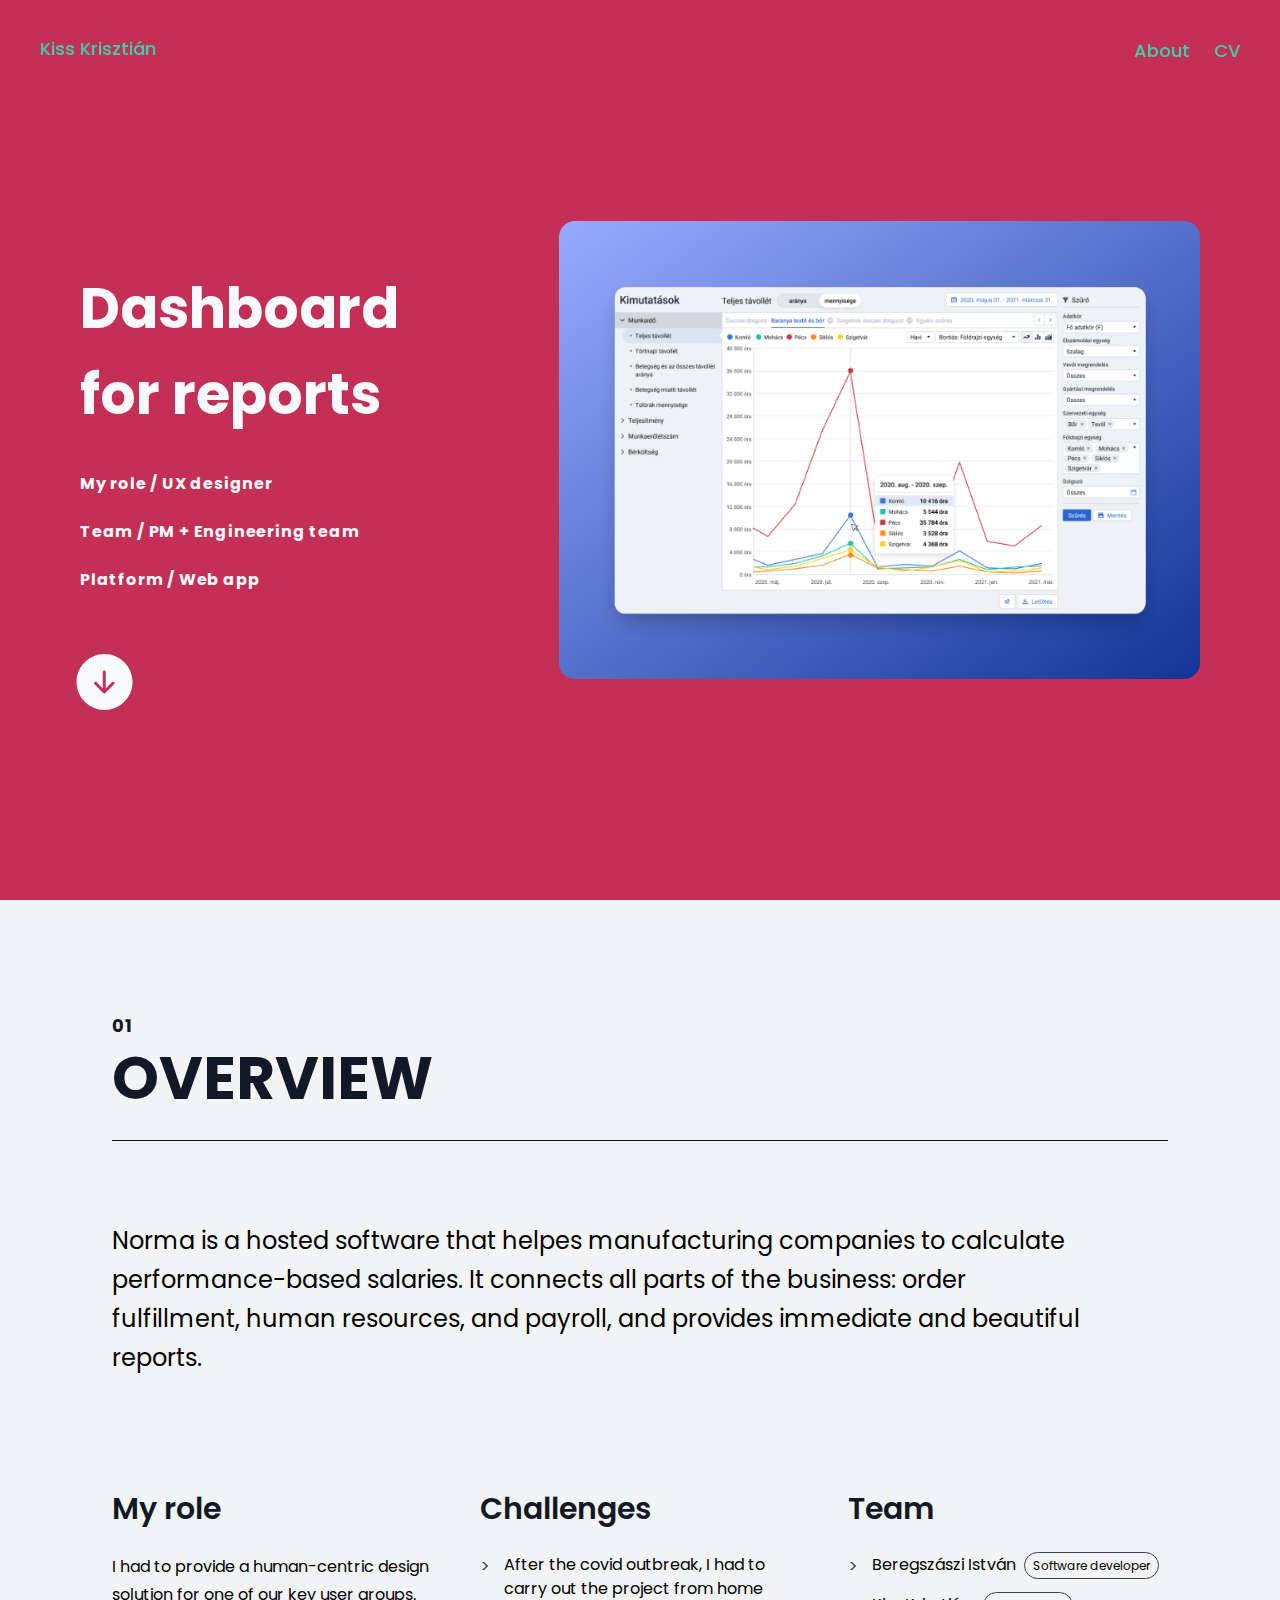
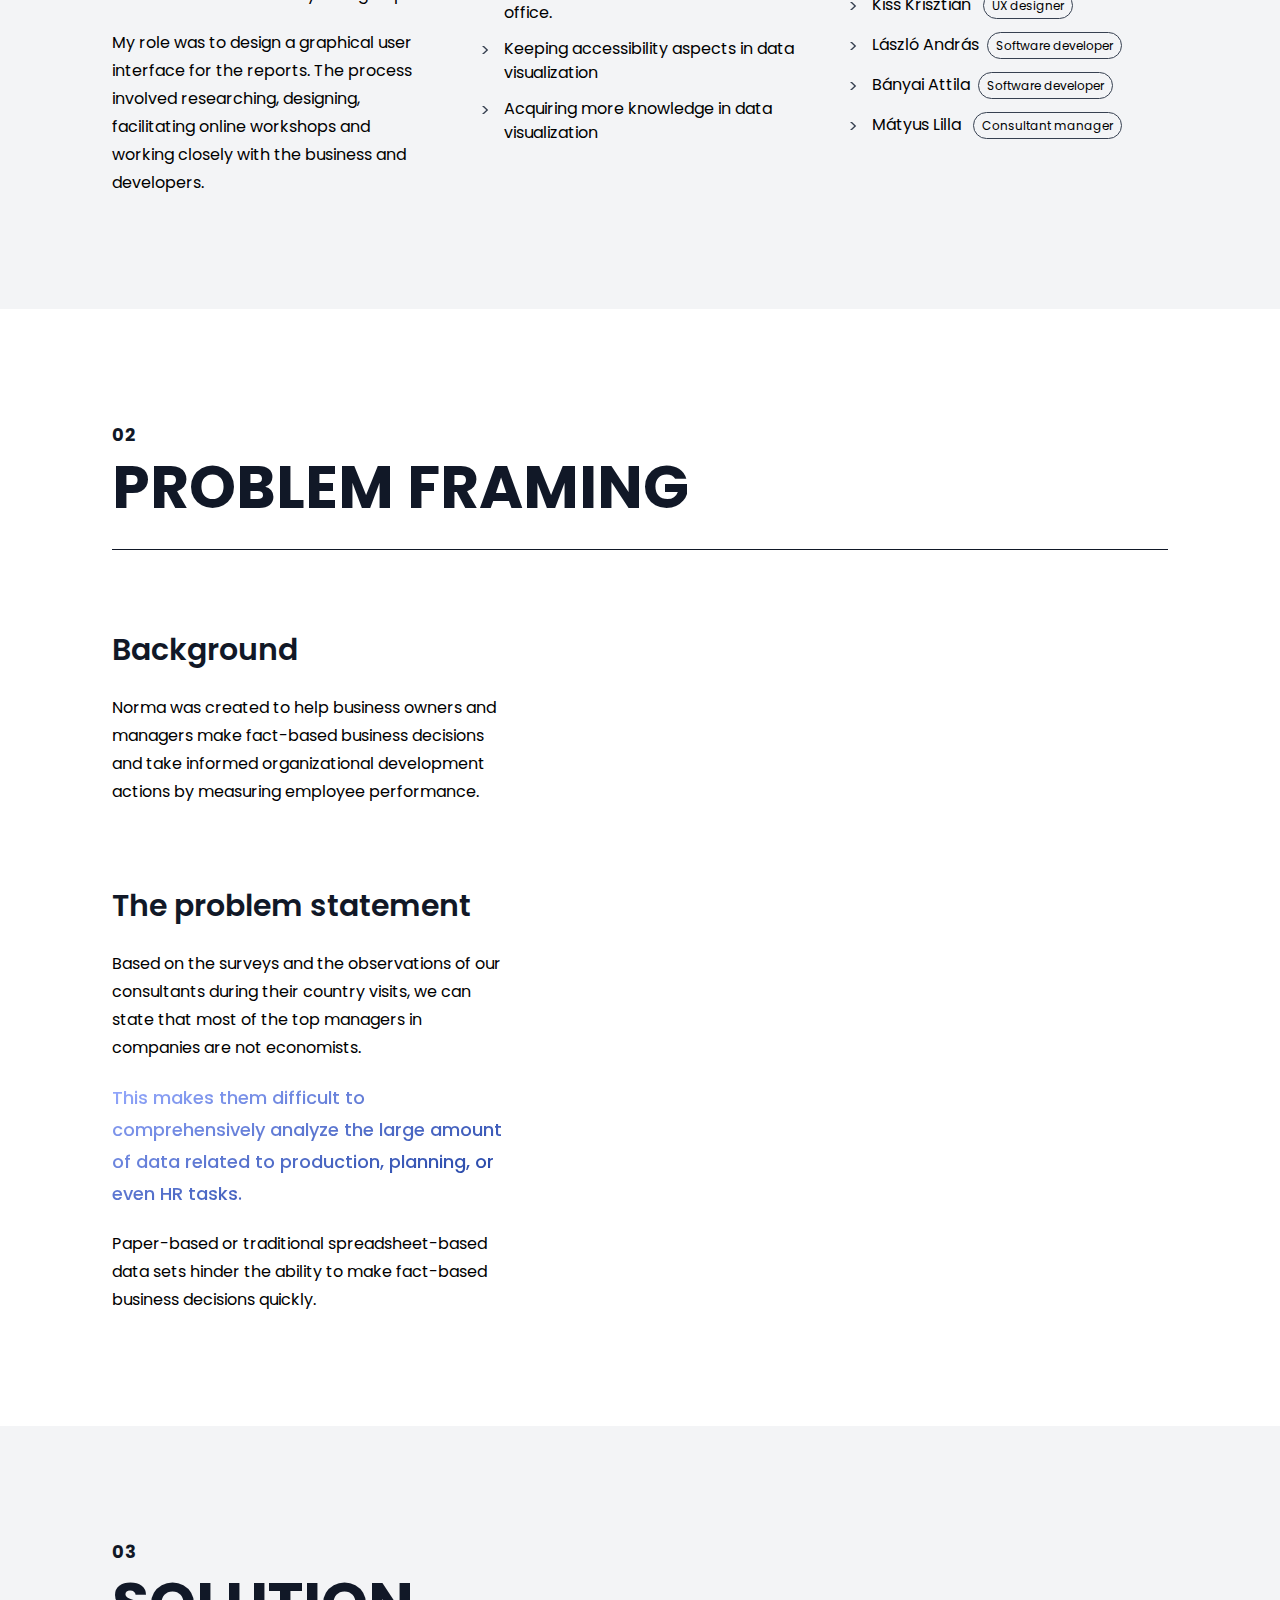
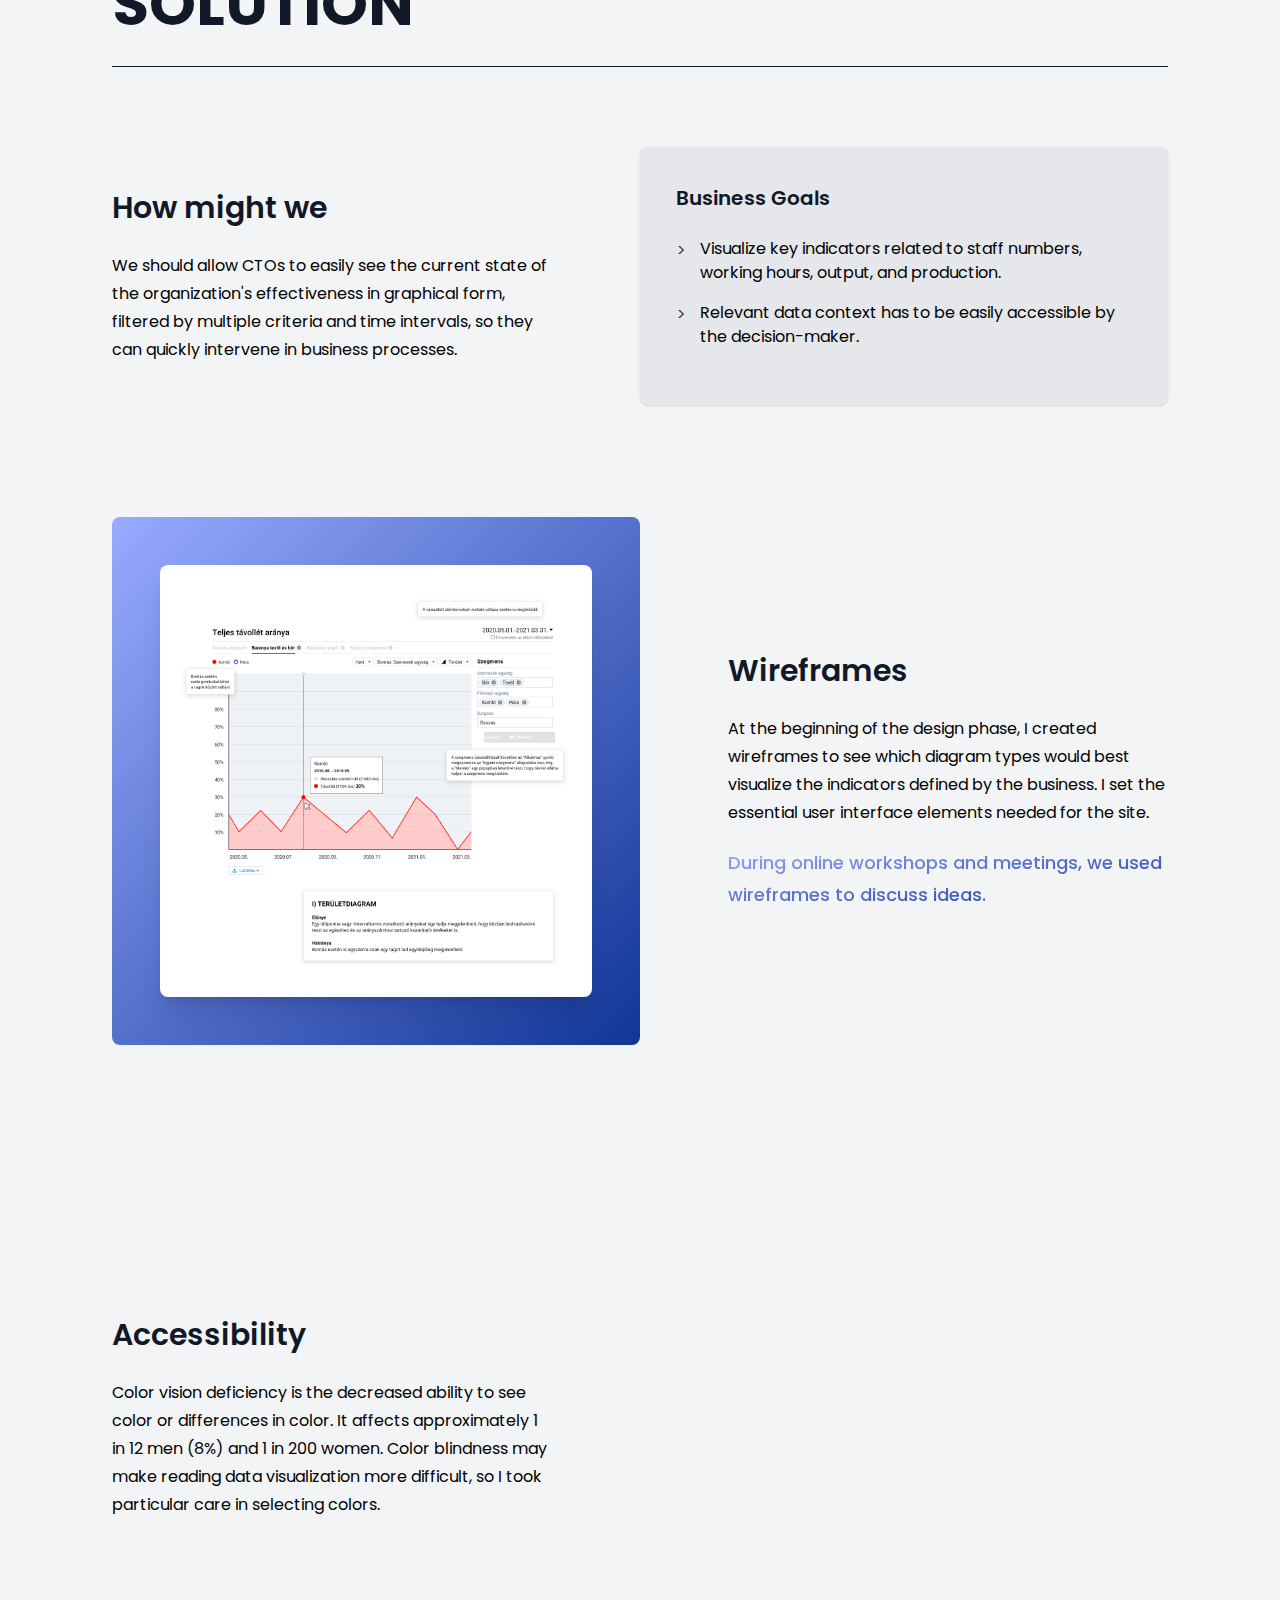
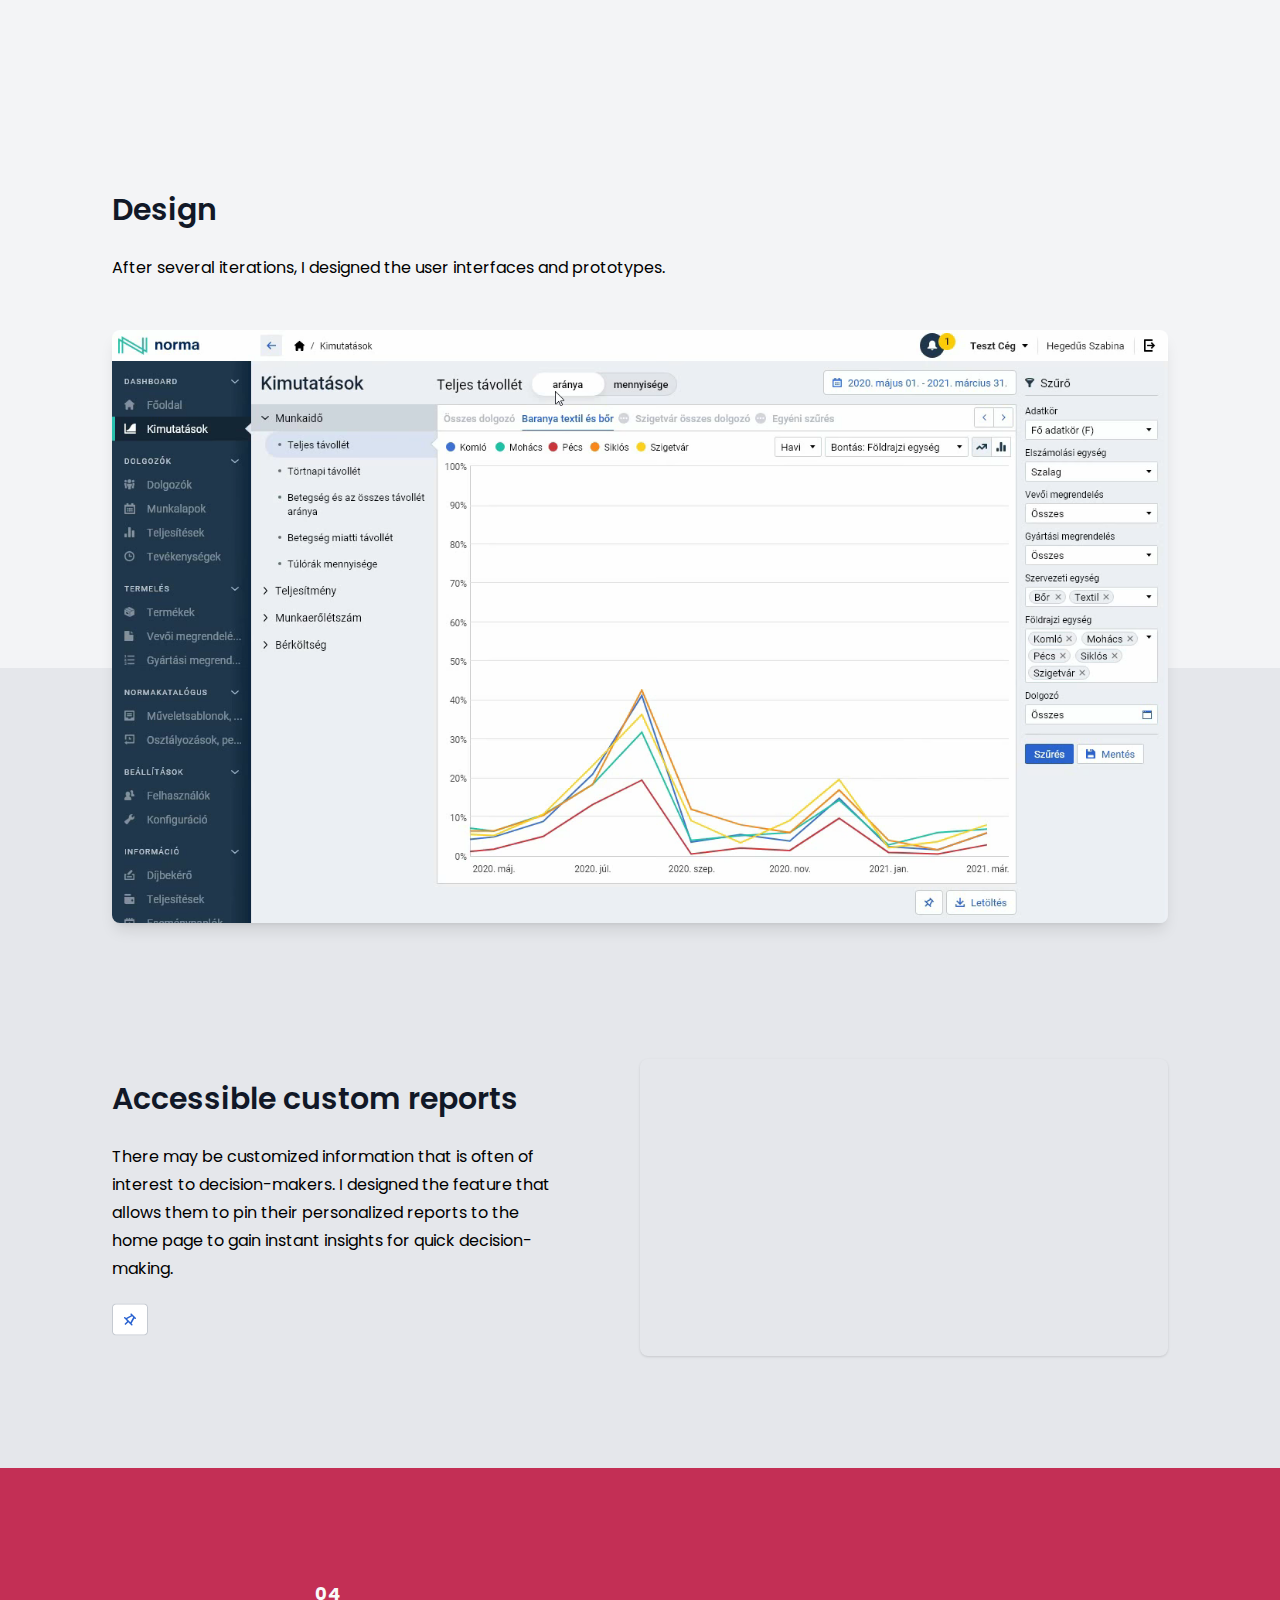
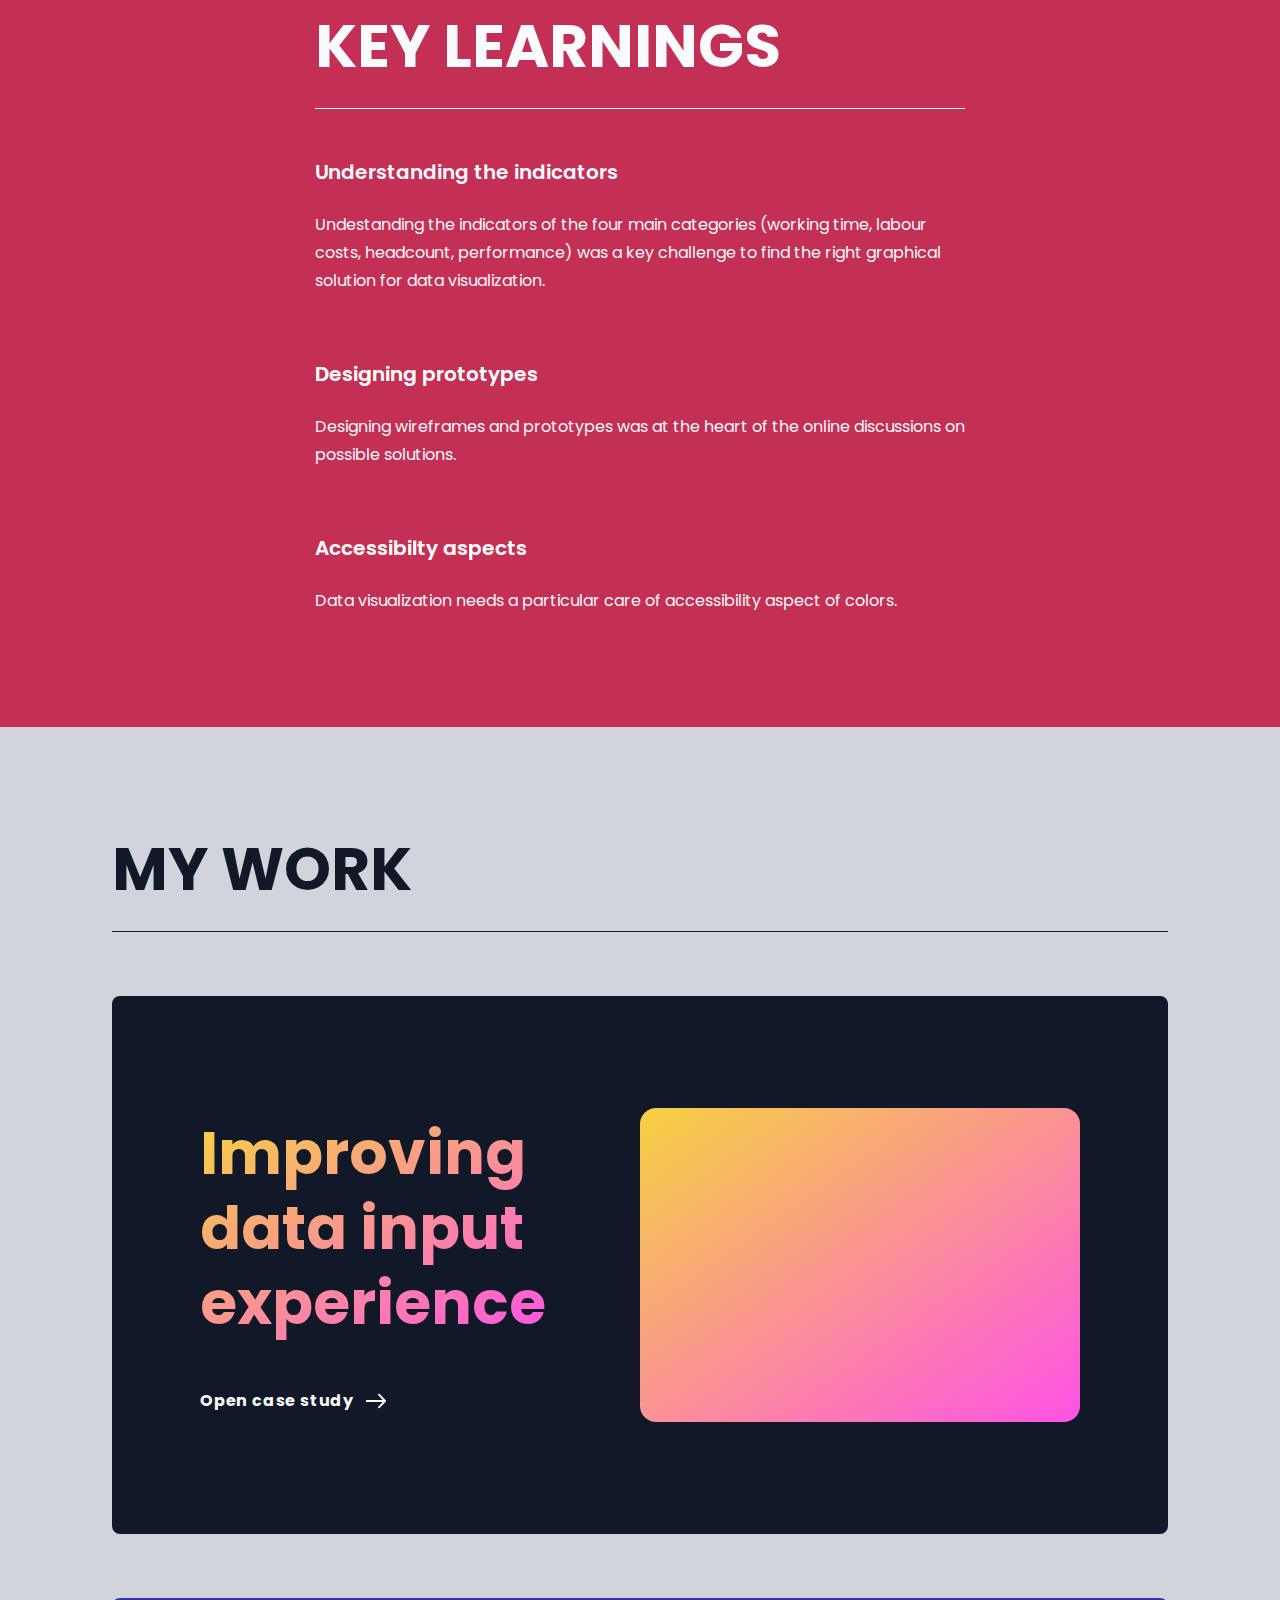
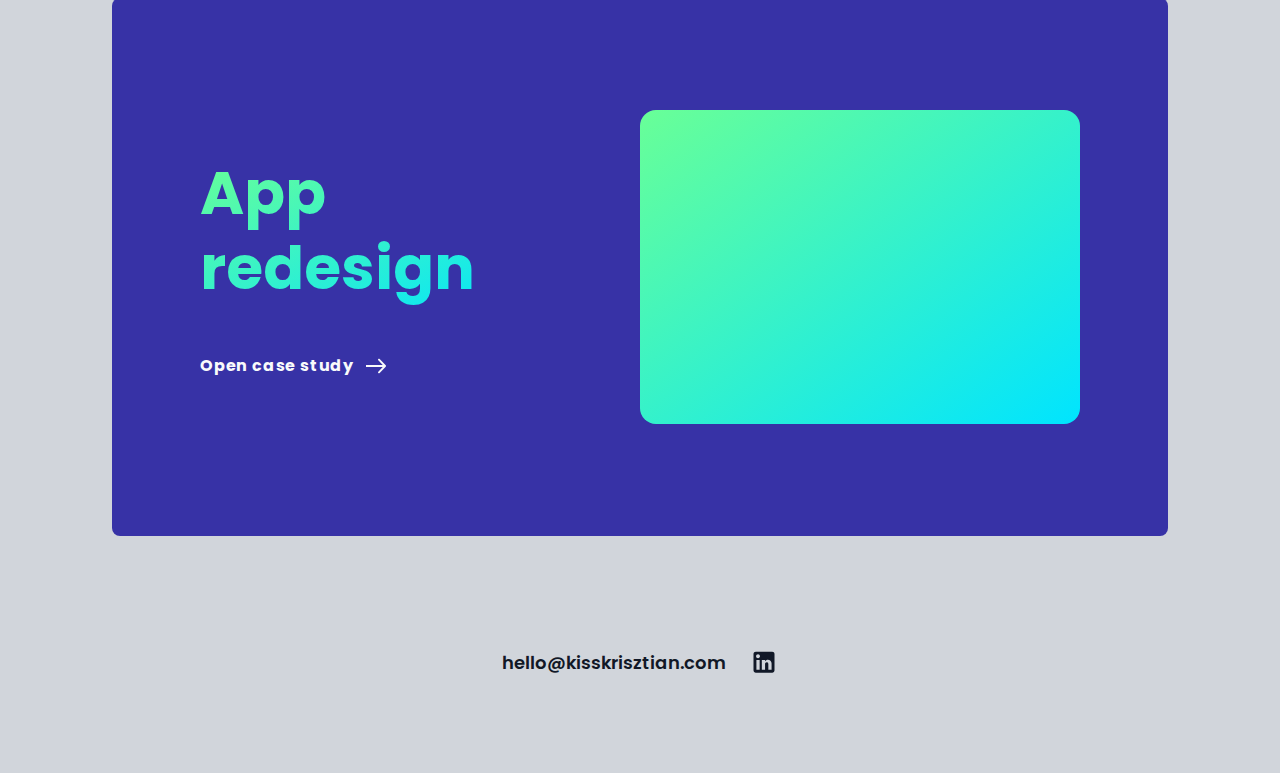
<file: norma-dashboard.html>
<!DOCTYPE html> 
<html lang="en" class="scroll-smooth"> 
    <head> 
        <meta charset="utf-8"> 
        <meta name="viewport" content="width=device-width, initial-scale=1, shrink-to-fit=no"> 
        <title>Kiss Krisztián | Norma - Dashboard for reports</title>
        <link href="tailwind_theme/tailwind.css" rel="stylesheet" type="text/css">
        <link href="css/styles.css" rel="stylesheet" type="text/css">
        <link rel="icon" href="/favicon.ico" sizes="any">
        <link rel="icon" href="/favicon.svg" type="image/svg+xml">
        <script>/* Pinegrow Interactions, do not remove */ (function(){try{if(!document.documentElement.hasAttribute('data-pg-ia-disabled')) { window.pgia_small_mq=typeof pgia_small_mq=='string'?pgia_small_mq:'(max-width:767px)';window.pgia_large_mq=typeof pgia_large_mq=='string'?pgia_large_mq:'(min-width:768px)';var style = document.createElement('style');var pgcss='html:not(.pg-ia-no-preview) [data-pg-ia-hide=""] {opacity:0;visibility:hidden;}html:not(.pg-ia-no-preview) [data-pg-ia-show=""] {opacity:1;visibility:visible;display:block;}';if(document.documentElement.hasAttribute('data-pg-id') && document.documentElement.hasAttribute('data-pg-mobile')) {pgia_small_mq='(min-width:0)';pgia_large_mq='(min-width:99999px)'} pgcss+='@media ' + pgia_small_mq + '{ html:not(.pg-ia-no-preview) [data-pg-ia-hide="mobile"] {opacity:0;visibility:hidden;}html:not(.pg-ia-no-preview) [data-pg-ia-show="mobile"] {opacity:1;visibility:visible;display:block;}}';pgcss+='@media ' + pgia_large_mq + '{html:not(.pg-ia-no-preview) [data-pg-ia-hide="desktop"] {opacity:0;visibility:hidden;}html:not(.pg-ia-no-preview) [data-pg-ia-show="desktop"] {opacity:1;visibility:visible;display:block;}}';style.innerHTML=pgcss;document.querySelector('head').appendChild(style);}}catch(e){console&&console.log(e);}})()</script>
    </head>     
    <body class="overflow-x-hidden"><a href="#main" id="skip-link" data-pgc="myblocks-skip-link">Skip to main
        content</a>
        <header class="fixed flex justify-between mix-blend-difference p-6 w-full z-50 sm:p-8 md:p-10" data-pgc-define="myblocks-section-header" data-pgc-define-name="Section - Header"><a href="/" class="leading-none text-white text-lg font-medium" data-pg-class-style="nav">Kiss Krisztián</a>
            <nav>
                <ul class="flex gap-6">
                    <li><a href="/about.html" data-pg-class-style="nav" class="leading-none text-white text-lg font-medium">About</a>
                    </li>
                    <li><a href="/kiss-krisztian-resume.pdf" data-pg-class-style="nav" class="leading-none text-white text-lg font-medium" target="_blank" rel="noopener">CV</a>
                    </li>
                </ul>
            </nav>
        </header>
        <main id="main">
            <article>
                <header class="bg-norma-red flex flex-col landscape:flex-row min-h-screen relative z-30" id="hero" data-pg-ia-scene='{"dir":"v","on":"desktop","dbg":"true","s":"custom","s_t":"start","s_s":"start","e_t":"end","e_s":"start","l":[{"t":"picture","a":"fadeOut"},{"t":"#gt# div #gt# div","a":"fadeOut"},{"t":".right-1","a":"fadeOutDown"}]}' data-pgc="myblocks-section-hero" data-pgc-field="hero-background">
                    <div class="flex flex-col flex-grow gap-8 items-center landscape:flex-grow landscape:items-start place-content-center pt-16 sm:px-8 md:px-14 lg:gap-16 lg:pt-20 lg:px-20 xl:pt-20 xl:px-20 2xl:pl-40 2xl:pr-0">
                        <div class="flex flex-col gap-8 landscape:items-start">
                            <h1 data-pg-class-style="heading_1.dashboard" data-pgc-field="hero-title" class="font-bold text-3xl portrait:sm:text-5xl sm:text-4xl leading-tight sm:leading-tight portrait:sm:leading-tight portrait:text-center text-left portrait:leading-snug portrait:text-4xl text-gray-50">Dashboard<br>for reports</h1>
                            <div class="flex flex-col" data-pgc-field="hero-project-info">
                                <p data-pg-class-style="project_info" class="font-bold text-gray-50 tracking-wider flex portrait:place-content-center" data-pg-class-style-inline="portrait:place-content-center">My role / UX designer</p>
                                <p data-pg-class-style="project_info" class="font-bold text-gray-50 tracking-wider flex portrait:place-content-center">Team / PM + Engineering team</p>
                                <p data-pg-class-style="project_info" class="font-bold text-gray-50 tracking-wider flex portrait:place-content-center">Platform / Web app</p>
                            </div>
                        </div>
                        <a href="#overview" class="flex"><div class="right-1">
                                <svg width="57" height="56" viewBox="0 0 57 56" xmlns="http://www.w3.org/2000/svg" data-pg-class-style="button_down" class="-translate-x-1 -translate-y-1 absolute border-gray-900 duration-200 ease-out hover:translate-x-0 hover:translate-y-0 transition-all text-gray-50" preserveAspectRatio data-pgc-field="color" fill="currentColor" data-pg-class-style-inline="text-gray-50"> 
                                    <path fill-rule="evenodd" clip-rule="evenodd" d="M28.5317 56C43.9957 56 56.5317 43.464 56.5317 28C56.5317 12.536 43.9957 0 28.5317 0C13.0678 0 0.531738 12.536 0.531738 28C0.531738 43.464 13.0678 56 28.5317 56ZM29.7817 18C29.7817 17.1716 29.1102 16.5 28.2817 16.5C27.4533 16.5 26.7817 17.1716 26.7817 18V34.3787L20.5924 28.1893C20.0066 27.6036 19.0569 27.6036 18.4711 28.1893C17.8853 28.7751 17.8853 29.7249 18.4711 30.3107L27.2205 39.06L27.2211 39.0607L27.2243 39.0638C27.4955 39.3334 27.8691 39.5 28.2817 39.5C28.4851 39.5 28.6791 39.4595 28.8559 39.3862C29.0315 39.3135 29.1961 39.2061 29.3392 39.0638L29.3424 39.0607L29.343 39.06L38.0924 30.3107C38.6782 29.7249 38.6782 28.7751 38.0924 28.1893C37.5066 27.6036 36.5569 27.6036 35.9711 28.1893L29.7817 34.3787V18Z"/> 
                                </svg>
                                <div class="bg-norma-red h-14 rounded-full w-14"></div>
                            </div></a>
                    </div>
                    <picture class="landscape:basis-8/12 landscape:h-auto p-6 self-center sm:p-8 md:p-14 lg:p-20 2xl:p-40">
                        <img src="img/cover-image-norma-report-1510_x_1078.png" class="bg-gradient-to-br from-norma-blue-light object-cover portrait:object-[left_30%_top_0] rounded-2xl to-norma-blue-dark" width="1280" height="914" alt="Norma user interface" srcset="img/cover-image-norma-report-256_x_182.png 256w, img/cover-image-norma-report-770_x_549.png 770w, img/cover-image-norma-report-1060_x_757.png 1060w, img/cover-image-norma-report-1280_x_914.png 1280w, img/cover-image-norma-report-1510_x_1078.png 1510w, img/cover-image-norma-report-1710_x_1220.png 1710w, img/cover-image-norma-report-1890_x_1349.png 1890w, img/cover-image-norma-report-2048_x_1462.png 2048w" sizes="(min-width: 2520px) 1280px, (min-width: 1540px) calc(60.83vw - 241px), (min-width: 1040px) calc(82.71vw - 418px), (min-width: 780px) calc(85.42vw - 332px), (min-width: 640px) calc(82.5vw - 235px), calc(77.5vw - 153px)" data-pgc-field="null">
                    </picture>
                 </header>
                <section class="bg-gray-100 relative z-30" id="overview" data-pgc="myblocks-section-overview">
                    <div class="flex flex-col max-w-screen-xl mx-6 py-16 sm:mx-8 sm:py-20 md:mx-10 md:py-20 lg:mx-24 lg:py-24 xl:mx-28 xl:py-28 2xl:mx-auto 2xl:py-40">
                        <h2 class="mb-12 xl:mb-20" data-pgc="myblocks-block-heading-2" data-pgc-field="order"> <div class="font-bold text-sm tracking-wider leading-none mb-2 text-gray-900 lg:text-lg" data-pg-class-style="heading_2_number" data-pgc-field="number">01</div> <div class="border-b font-bold leading-none text-4xl uppercase pb-8 border-gray-900 text-gray-900 lg:text-6xl lg:top-0 lg:sticky xl:static" data-pg-class-style="heading_2" data-pgc-field="heading 2 title">Overview</div> </h2>
                        <div class="2xl:mb-32 lg:mb-24 mb-16 order-1 sm:mb-20 xl:mb-28" data-pgc="myblocks-block-leading">
                            <p class="leading-relaxed text-2xl max-w-prose" data-pg-class-style="leading" data-pgc-field="app-description">Norma is a hosted software that helpes manufacturing
                            companies to calculate performance-based salaries. It connects all parts of the business:
                            order fulfillment, human resources, and payroll, and provides immediate and beautiful
                            reports.</p>
                        </div>
                        <div class="flex flex-col gap-12 order-3 sm:gap-14 md:gap-16 lg:gap-8 xl:flex-row xl:gap-12 2xl:gap-24">
                            <div class="max-w-prose w-full">
                                <h3 class="font-semibold leading-10 mb-6 text-3xl text-gray-900" data-pg-class-style="heading_3">My role</h3>
                                <p data-pgc-field="my-role paragraph">I had to provide a human-centric design solution for one of our key user groups.</p>
                                <p data-pgc-field="my-role paragraph">My role was to design a graphical user interface for the reports. The process involved researching, designing, facilitating online workshops and working closely with the business and developers.</p> 
                            </div>
                            <div class="w-full">
                                <h3 data-pg-class-style="heading_3" class="font-semibold leading-10 mb-6 text-3xl text-gray-900">Challenges</h3>
                                <ul class="flex flex-col gap-3">
                                    <li data-pgc-field="challenges-list-item">After the covid outbreak, I had to carry out the project from home office.</li>
                                    <li data-pgc-field="challenges-list-item">Keeping accessibility aspects in data visualization</li>
                                    <li data-pgc-field="challenges-list-item">Acquiring more knowledge in data visualization</li>
                                </ul>                                 
                            </div>
                            <div class="w-full">
                                <h3 data-pg-class-style="heading_3" class="font-semibold leading-10 mb-6 text-3xl text-gray-900">Team</h3>
                                <ul class="flex flex-col gap-4 mb-5" data-pg-class-style="unordered_list">
                                    <li data-pgc-field="team-member">Beregszászi István<span class="border border-gray-700 leading-snug ml-2 px-2 py-1 rounded-full text-xs" data-pg-class-style="tag">Software developer</span>
                                    </li>
                                    <li data-pgc-field="team-member">Kiss Krisztián <span class="border border-gray-700 leading-snug ml-2 px-2 py-1 rounded-full text-xs" data-pg-class-style="tag">UX designer</span>
                                    </li>
                                    <li data-pgc-field="team-member">László András<span class="border border-gray-700 leading-snug ml-2 px-2 py-1 rounded-full text-xs" data-pg-class-style="tag">Software developer</span>
                                    </li>
                                    <li data-pgc-field="team-member">Bányai Attila<span class="border border-gray-700 leading-snug ml-2 px-2 py-1 rounded-full text-xs" data-pg-class-style="tag">Software developer</span>
                                    </li>
                                    <li data-pgc-field="team-member">Mátyus Lilla <span class="border border-gray-700 leading-snug ml-2 px-2 py-1 rounded-full text-xs" data-pg-class-style="tag">Consultant manager</span>
                                    </li>
                                </ul>                                 
                            </div>
                        </div>
                    </div>
                </section>
                <a href="#main" class="bottom-5 fixed mix-blend-difference right-5 scale-x-75 scale-y-75 z-20 md:right-8 lg:scale-x-100 lg:scale-y-100" data-pgc="myblocks-block-scroll-to-top"><svg width="56" height="56" viewBox="0 0 56 56" fill="none" xmlns="http://www.w3.org/2000/svg">
                        <path d="M27.75 18L27.75 38M36.5 26.75L27.75 18L19 26.75" stroke="white" stroke-width="2" stroke-linecap="round" stroke-linejoin="round"/>
                    </svg></a>
                <section class="bg-white overflow-hidden">
                    <div class="flex flex-col max-w-screen-xl mx-6 py-16 sm:mx-8 sm:py-20 md:mx-10 md:py-20 lg:mx-24 lg:py-24 xl:mx-28 xl:py-28 2xl:mx-auto 2xl:py-40">
                        <h2 class="mb-12 order-none xl:mb-20" data-pgc="myblocks-block-heading-2" data-pgc-field="order"><div class="font-bold text-sm tracking-wider leading-none mb-2 text-gray-900 lg:text-lg" data-pg-class-style="heading_2_number" data-pgc-field="number">02</div><div class="border-b font-bold leading-none text-4xl uppercase pb-8 border-gray-900 text-gray-900 lg:text-6xl lg:top-0 lg:sticky xl:static" data-pg-class-style="heading_2" data-pgc-field="title">Problem framing</div><!--[Pinegrow components saved data - this data is no longer used in the component. We're saving it just in case. Clear this with Components -> Clear saved unused edits]<div class="border-b font-bold leading-none text-4xl uppercase pb-8 border-gray-900 text-gray-900 lg:text-6xl" data-pg-class-style="heading_2" data-pgc-field="title">Problem framing</div><div class="border-b font-bold leading-none text-4xl uppercase pb-8 border-gray-900 text-gray-900 lg:text-6xl" data-pg-class-style="heading_2" data-pgc-field="title">Problem framing</div>--></h2>
                        <div class="gap-10 grid lg:gap-20 lg:grid-cols-12 lg:relative">
                            <div class="lg:col-end-6 lg:col-start-1">
                                <h3 data-pg-class-style="heading_3" class="font-semibold leading-10 mb-6 text-3xl text-gray-900">Background</h3>
                                <p>Norma was created to help business owners and managers make fact-based business decisions and take informed organizational development actions by measuring employee performance.</p>
                            </div>
                            <div class="lg:col-end-6 lg:col-start-1">
                                <h3 data-pg-class-style="heading_3" class="font-semibold leading-10 mb-6 text-3xl text-gray-900">The problem statement</h3>
                                <p>Based on the surveys and the observations of our consultants during their country visits, we can state that most of the top managers in companies are not economists.</p>
                                <p data-pg-class-style="highlight.norma_dashboard" class="leading-8 text-lg font-medium max-w-prose mb-6 text-transparent bg-clip-text bg-gradient-to-br from-norma-blue-light to-norma-blue-dark">This makes them difficult to comprehensively analyze the large amount of data related to production, planning, or even HR tasks.</p>
                                <p>Paper-based or traditional spreadsheet-based data sets hinder the ability to make fact-based business decisions quickly.</p>
                            </div>
                            <img src="img/spreadsheet-1920_x_800.png" alt="Spreadsheet-based data" width="1920" height="800" loading="lazy" srcset="img/spreadsheet-320_x_132.png 320w, img/spreadsheet-640_x_266.png 640w, img/spreadsheet-1280_x_533.png 1280w, 
img/spreadsheet-1920_x_800.png 1920w, img/spreadsheet-2560_x_1067.png 2560w" class="lg:absolute lg:h-full lg:left-1/2 lg:object-contain lg:opacity-0" sizes="(min-width: 1600px) 1280px, (min-width: 1040px) 80vw, calc(95.56vw - 35px)" data-pg-ia-scene='{"dir":"v","on":"desktop","dbg":"true","s_t":"start","s_s":"end","l":[{"a":{"l":[{"t":"","l":[{"t":"set","p":0,"d":0,"l":{"x":"100%","autoAlpha":0},"e":"Power1.easeOut"},{"t":"tween","p":0,"d":1,"l":{"x":"0%","autoAlpha":1},"e":"Power1.easeOut"}]}]},"p":"time","s":"20"}]}'>
                        </div>
                    </div>
                </section>
                <section class="bg-gray-100">
                    <div class="flex flex-col max-w-screen-xl mx-6 py-16 sm:mx-8 sm:py-20 md:mx-10 md:py-20 lg:mx-24 lg:py-24 xl:mx-28 xl:py-28 2xl:mx-auto 2xl:py-40">
                        <h2 class="mb-12 xl:mb-20" data-pgc="myblocks-block-heading-2" data-pgc-field="order"><div class="font-bold text-sm tracking-wider leading-none mb-2 text-gray-900 lg:text-lg" data-pg-class-style="heading_2_number" data-pgc-field="number">03</div><div class="border-b font-bold leading-none text-4xl uppercase pb-8 border-gray-900 text-gray-900 lg:text-6xl lg:top-0 lg:sticky xl:static" data-pg-class-style="heading_2" data-pgc-field="heading 2 title">Solution</div></h2>
                        <div data-pg-class-style="subwrapper" class="flex flex-col gap-12 sm:gap-16 md:gap-20 lg:gap-24 xl:gap-28 2xl:gap-40">
                            <div class="gap-10 grid lg:grid-cols-12 lg:gap-0">
                                <div data-pg-class-style="text_left" class="lg:col-start-1 lg:row-end-2 lg:row-start-1 md:self-center lg:col-end-7 xl:col-end-6 2xl:col-end-5 relative z-10">
                                    <h3 data-pg-class-style="heading_3" class="font-semibold leading-10 mb-6 text-3xl text-gray-900">How might we</h3>
                                    <p>We should allow CTOs to easily see the current state of the organization&apos;s effectiveness in graphical form, filtered by multiple criteria and time intervals, so they can quickly intervene in business processes.</p>
                                </div>
                                <div data-pg-class-style="visual_right" class="lg:col-end-13 lg:col-start-8 lg:row-end-2 lg:row-start-1 md:self-center xl:col-start-7 relative z-10">
                                    <div data-pg-class-style="card.dark" class="p-6 rounded-lg shadow lg:p-9 bg-gray-200">
                                        <h4 data-pg-class-style="heading_4" class="font-semibold leading-normal mb-6 text-gray-900 text-xl">Business Goals</h4>
                                        <ul data-pg-class-style="unordered_list" class="flex flex-col gap-4 mb-5">
                                            <li>Visualize key indicators related to staff numbers, working hours, output, and production.</li>
                                            <li>Relevant data context has to be easily accessible by the decision-maker.</li>
                                        </ul>
                                    </div>
                                </div>
                            </div>
                            <div class="gap-10 grid lg:grid-cols-12 lg:gap-0"> 
                                <div data-pg-class-style="text_right" class="lg:col-end-13 lg:row-end-2 lg:row-start-1 2xl:self-center self-center lg:col-start-7 xl:col-start-8 2xl:col-start-9">
                                    <h3 data-pg-class-style="heading_3" class="font-semibold leading-10 mb-6 text-3xl text-gray-900">Wireframes</h3>
                                    <p>At the beginning of the design phase, I created wireframes to see which diagram types would best visualize the indicators defined by the business. I set the essential user interface elements needed for the site.</p>
                                    <p data-pg-class-style="highlight.norma_dashboard" class="leading-8 text-lg font-medium max-w-prose text-transparent bg-clip-text bg-gradient-to-br from-norma-blue-light to-norma-blue-dark mb-0" data-pg-class-style-inline="mb-0">During online workshops and meetings, we used wireframes to discuss ideas.</p>
                                </div>                                 
                                <div data-pg-class-style="visual_left" class="lg:col-start-1 lg:col-end-6 self-center xl:col-end-7 bg-gradient-to-br from-norma-blue-light to-norma-blue-dark rounded-lg 2xl:p-16 xl:p-12 lg:p-10 md:p-16 sm:p-12 p-8" data-pg-class-style-inline="bg-gradient-to-br from-norma-blue-light to-norma-blue-dark rounded-lg 2xl:p-16 xl:p-12 lg:p-10 md:p-16 sm:p-12 p-8">
                                    <picture>
                                        <img src="img/norma-dashboard-wireframe-640_x_640.png" width="1280" height="1280" loading="lazy" alt="Norma dashboard wireframe" class="rounded-lg shadow-xl" srcset="img/norma-dashboard-wireframe-320_x_320.png 320w, img/norma-dashboard-wireframe-640_x_640.png 640w, img/norma-dashboard-wireframe-1280_x_1280.png 1280w, img/norma-dashboard-wireframe-1920_x_1920.png 1920w, img/norma-dashboard-wireframe-2560_x_2560.png 2560w, " sizes="(min-width: 1540px) 512px, (min-width: 1280px) calc(46.67vw - 165px), (min-width: 1040px) calc(41.82vw - 162px), (min-width: 780px) calc(100vw - 208px), (min-width: 640px) calc(100vw - 160px), calc(100vw - 112px)">
                                    </picture>
                                </div>
                            </div>
                            <div class="gap-10 grid lg:grid-cols-12 lg:gap-0"> 
                                <div data-pg-class-style="text_left" class="lg:col-start-1 lg:row-end-2 lg:row-start-1 md:self-center lg:col-end-7 xl:col-end-6 2xl:col-end-5 relative z-10">
                                    <h3 data-pg-class-style="heading_3" class="font-semibold leading-10 mb-6 text-3xl text-gray-900">Accessibility</h3>
                                    <p>Color vision deficiency is the decreased ability to see color or differences in color. It affects approximately 1 in 12 men (8%) and 1 in 200 women. Color blindness may make reading data visualization more difficult, so I took particular care in selecting colors.</p>
                                </div>                                 
                                <div data-pg-class-style="visual_right" class="lg:col-end-13 lg:col-start-8 lg:row-end-2 lg:row-start-1 md:self-center xl:col-start-7 relative z-10">
                                    <picture>
                                        <img src="img/norma-dashboard-accessibility-1280_x_1262.png" width="1280" height="1262" loading="lazy" alt="Norma dashboard wireframe" srcset="img/norma-dashboard-accessibility-256_x_253.png 256w, img/norma-dashboard-accessibility-640_x_631.png 640w, img/norma-dashboard-accessibility-1010_x_996.png 1010w, img/norma-dashboard-accessibility-1280_x_1262.png 1280w, img/norma-dashboard-accessibility-1510_x_1489.png 1510w, img/norma-dashboard-accessibility-1700_x_1677.png 1700w, img/norma-dashboard-accessibility-1880_x_1854.png 1880w" sizes="(min-width: 1600px) 640px, (min-width: 1280px) calc(37.33vw + 50px), (min-width: 1040px) calc(41.82vw - 82px), calc(95.56vw - 35px)">
                                    </picture>
                                </div>
                            </div>
                            <div class="relative">
                                <h3 data-pg-class-style="heading_3" class="font-semibold leading-10 mb-6 text-3xl text-gray-900">Design</h3>
                                <p>After several iterations, I designed the user interfaces and prototypes.</p>
                                <video class="mt-12 relative rounded-lg shadow-lg z-10" width="1366" height="768" loop="true" muted="true" data-pg-ia-scene='{"l":[{"a":"slideInUp","p":"time"}],"on":"desktop"}' autoplay="true">
                                    <source type="video/webm" src="video/report-dashboard_VP9.webm">
                                    <source type="video/mp4" src="video/report-dashboard_H.264.mp4">Your browser doesn't support HTML5 video tag.
                                </video>
                                <div class="-bottom-12 -left-6 absolute bg-gray-200 h-1/2 w-screen sm:-bottom-16 sm:-left-8 md:-bottom-20 md:-left-10 lg:-bottom-24 lg:-left-28 xl:-bottom-28 2xl:-bottom-40 2xl:-left-[calc((100vw-1280px)/2)]"></div>
                            </div>
                            <div class="gap-10 grid pt-6 relative lg:gap-0 lg:grid-cols-12"> 
                                <div data-pg-class-style="text_left" class="lg:col-start-1 lg:row-end-2 lg:row-start-1 md:self-center lg:col-end-7 xl:col-end-6 2xl:col-end-5 relative z-10">
                                    <h3 data-pg-class-style="heading_3" class="font-semibold leading-10 mb-6 text-3xl text-gray-900">Accessible custom reports</h3>
                                    <p>There may be customized information that is often of interest to decision-makers. I designed the feature that allows them to pin their personalized reports to the home page to gain instant insights for quick decision-making.</p>
                                    <svg width="36" height="33" viewBox="0 0 36 33" fill="none" xmlns="http://www.w3.org/2000/svg">
                                        <g clip-path="url(#clip0_2695_1635)">
                                            <path d="M32 31.9495H4C2.07009 31.9495 0.5 30.3794 0.5 28.4495V4.44952C0.5 2.51961 2.07009 0.949524 4 0.949524H32C33.9299 0.949524 35.5 2.51961 35.5 4.44952V28.4495C35.5 30.3794 33.9299 31.9495 32 31.9495Z" fill="white"/>
                                            <path d="M4 1.44952C2.34579 1.44952 1 2.79531 1 4.44952V28.4495C1 30.1037 2.34579 31.4495 4 31.4495H32C33.6542 31.4495 35 30.1037 35 28.4495V4.44952C35 2.79531 33.6542 1.44952 32 1.44952H4ZM4 0.449524H32C34.2091 0.449524 36 2.24038 36 4.44952V28.4495C36 30.6587 34.2091 32.4495 32 32.4495H4C1.79086 32.4495 0 30.6587 0 28.4495V4.44952C0 2.24038 1.79086 0.449524 4 0.449524Z" fill="#C5CAD1"/>
                                            <path d="M23.7649 14.7205L19.7179 10.6745C19.6503 10.6034 19.5689 10.5469 19.4788 10.5082C19.3886 10.4695 19.2915 10.4496 19.1934 10.4496C19.0953 10.4496 18.9982 10.4695 18.9081 10.5082C18.8179 10.5469 18.7366 10.6034 18.6689 10.6745C18.5979 10.7421 18.5413 10.8235 18.5026 10.9137C18.4639 11.0038 18.444 11.1009 18.444 11.199C18.444 11.2971 18.4639 11.3942 18.5026 11.4844C18.5413 11.5745 18.5979 11.6559 18.6689 11.7235L19.1189 12.1735L14.0229 14.9495L13.2739 14.2005C13.2063 14.1294 13.1249 14.0729 13.0348 14.0342C12.9446 13.9955 12.8475 13.9756 12.7494 13.9756C12.6513 13.9756 12.5542 13.9955 12.4641 14.0342C12.3739 14.0729 12.2926 14.1294 12.2249 14.2005C12.1539 14.2681 12.0973 14.3495 12.0586 14.4397C12.0199 14.5298 12 14.6269 12 14.725C12 14.8231 12.0199 14.9202 12.0586 15.0104C12.0973 15.1005 12.1539 15.1819 12.2249 15.2495L13.3489 16.3695L15.1489 18.1695L12.4499 20.9405L13.4999 21.9895L16.2709 19.2165L19.2709 22.2165C19.4149 22.3461 19.6017 22.4178 19.7954 22.4178C19.9891 22.4178 20.176 22.3461 20.3199 22.2165C20.391 22.1489 20.4476 22.0675 20.4862 21.9774C20.5249 21.8872 20.5448 21.7901 20.5448 21.692C20.5448 21.5939 20.5249 21.4968 20.4862 21.4067C20.4476 21.3165 20.391 21.2351 20.3199 21.1675L19.5709 20.4185L22.3439 15.3975L22.7939 15.8475C22.86 15.9211 22.9409 15.98 23.0313 16.0203C23.1216 16.0606 23.2195 16.0814 23.3184 16.0814C23.4174 16.0814 23.5152 16.0606 23.6056 16.0203C23.6959 15.98 23.7768 15.9211 23.8429 15.8475C23.9595 15.6786 24.0153 15.4751 24.0011 15.2704C23.9869 15.0656 23.9037 14.8718 23.7649 14.7205ZM18.3649 19.2915L15.1469 16.0695L20.1679 13.2975L21.1419 14.2715L18.3649 19.2915Z" fill="#2A63D1"/>
                                        </g>
                                        <defs>
                                            <clipPath id="clip0_2695_1635">
                                                <rect width="36" height="32" fill="white" transform="translate(0 0.449524)"/>
                                            </clipPath>
                                        </defs>
                                    </svg>
                                </div>                                 
                                <div data-pg-class-style="visual_right" class="lg:col-end-13 lg:col-start-8 lg:row-end-2 lg:row-start-1 md:self-center xl:col-start-7 relative z-10">
                                    <picture>
                                        <img src="img/home-screen-1280_x_719.png" width="1280" height="719" loading="lazy" alt="Norma home screen" srcset="img/home-screen-320_x_179.png 320w, img/home-screen-640_x_359.png 640w, img/home-screen-1280_x_719.png 1280w, img/home-screen-1920_x_1079.png 1920w, img/home-screen-2560_x_1439.png 2560w, " sizes="(min-width: 1600px) 640px, (min-width: 1280px) calc(37.33vw + 50px), (min-width: 1040px) calc(41.82vw - 82px), calc(95.56vw - 35px)" class="rounded-lg shadow">
                                    </picture>
                                </div>
                                <div class="-left-6 absolute bg-gray-200 h-[calc(100%+64px)] sm:h-[calc(100%+80px)] lg:h-[calc(100%+96px)] xl:h-[calc(100%+112px)] 2xl:h-[calc(100%+160px)] top-0 w-screen sm:-left-8 md:-left-10 lg:-left-28 2xl:-left-[calc((100vw-1280px)/2)]"></div>
                            </div>
                        </div>
                    </div>
                </section>
                <section class="bg-norma-red" data-pgc="myblocks-section-key-learnings" data-pgc-field="background">
                    <div class="max-w-prose mx-6 py-16 sm:mx-8 sm:py-20 md:mx-10 md:py-20 lg:mx-auto lg:py-24 xl:py-28 2xl:py-40" data-pg-class-style="width_prose">
                        <h2 class="mb-12" data-pgc="myblocks-block-heading-2" data-pgc-field="order"> <div class="font-bold text-sm tracking-wider leading-none mb-2 lg:text-lg text-gray-50" data-pg-class-style="heading_2_number" data-pgc-field="number" data-pg-class-style-inline="text-gray-50">04</div> <div class="border-b font-bold leading-none text-4xl uppercase pb-8 lg:text-6xl lg:top-0 lg:sticky xl:static text-gray-50 border-gray-50" data-pg-class-style="heading_2" data-pgc-field="title" data-pg-class-style-inline="text-gray-50 border-gray-50">Key learnings</div><!--[Pinegrow components saved data - this data is no longer used in the component. We're saving it just in case. Clear this with Components -> Clear saved unused edits]<div class="border-b font-bold leading-none text-4xl uppercase pb-8 lg:text-6xl text-gray-50 border-gray-50" data-pg-class-style="heading_2" data-pgc-field="title" data-pg-class-style-inline="text-gray-50 border-gray-50">Key learnings</div><div class="border-b font-bold leading-none text-4xl uppercase pb-8 lg:text-6xl text-gray-50 border-gray-50" data-pg-class-style="heading_2" data-pgc-field="title" data-pg-class-style-inline="text-gray-50 border-gray-50">Key learnings</div>--></h2>
                        <div class="flex flex-col gap-16">
                            <div>
                                <h4 data-pg-class-style="heading_4" class="font-semibold leading-normal mb-6 text-xl text-gray-50" data-pg-class-style-inline="text-gray-50">Understanding the indicators</h4>
                                <p class="text-gray-50">Undestanding the indicators of the four main categories (working time, labour costs, headcount, performance) was a key challenge to find the right graphical solution for data visualization.</p>
                            </div>
                            <div>
                                <h4 data-pg-class-style="heading_4" data-pg-class-style-inline="bg-clip-text from-norma-yellow to-norma-pink bg-gradient-to-br text-gray-50" class="font-semibold leading-normal mb-6 text-xl bg-clip-text from-norma-yellow to-norma-pink bg-gradient-to-br text-gray-50">Designing prototypes</h4>
                                <p class="text-gray-50">Designing wireframes and prototypes was at the heart of the online discussions on possible solutions.</p>
                            </div>
                            <div>
                                <h4 data-pg-class-style="heading_4" data-pg-class-style-inline="bg-clip-text from-norma-yellow to-norma-pink bg-gradient-to-br text-gray-50" class="font-semibold leading-normal mb-6 text-xl bg-clip-text from-norma-yellow to-norma-pink bg-gradient-to-br text-gray-50">Accessibilty aspects</h4>
                                <p class="text-gray-50">Data visualization needs a particular care of accessibility aspect of colors.</p>
                            </div>
                        </div>
                    </div>
                </section>
                <section id="my-work" class="bg-gray-300 2xl:bg-gray-300" data-pgc="myblocks-section-mywork" data-pgc-field="My works">
                    <div class="mx-6 pb-12 pt-16 sm:mx-8 sm:py-20 md:mx-10 md:py-20 lg:mx-24 lg:py-24 xl:mx-28 xl:py-28 2xl:bg-gray-300 2xl:max-w-screen-xl 2xl:mx-auto 2xl:py-32">
                        <h2 class="border-b font-bold leading-none text-4xl uppercase pb-8 border-gray-900 text-gray-900 lg:text-6xl lg:top-0 lg:sticky xl:static" data-pg-class-style="heading_2" data-pgc-field="section title">My work</h2>
                        <article class="bg-gray-900 duration-300 ease-out gap-12 grid group hover:shadow-2xl lg:grid-cols-12 lg:mt-16 lg:py-24 md:mt-12 md:py-20 mt-6 p-12 relative rounded-lg sm:gap-0 sm:grid-cols-11 sm:mt-7 sm:px-0 sm:py-16 transition-all xl:py-28" data-pgc="myblocks-card-mywork" data-pgc-field="card-background">
                            <div class="flex flex-col gap-6 sm:col-end-6 sm:col-start-2 sm:self-center lg:gap-12">
                                <h2 class="bg-clip-text bg-gradient-to-br font-bold from-norma-yellow from-norma_yellow leading-tight text-4xl text-transparent to-norma-pink to-norma_pink lg:leading-tight lg:text-5xl xl:leading-tight xl:text-6xl" data-pgc-field="title">
                            Improving<br>data input <br>experience</h2><a href="norma-data-input.html" data-pg-class-style="open_case_study_button" class="font-bold text-gray-50 tracking-wider flex text-left" data-pgc-field="link"><span class="absolute inset-0"></span><span class="border-norma_yellow">Open case study</span> <img src="img/arrow.svg" class="duration-300 ease-out group-hover:ml-6 ml-3 transition-all"></a>
                            </div>
                            <picture class="rounded-lg self-center sm:col-end-11 sm:col-start-7 lg:col-end-12" data-pgc-field="picture">
                                <img class="bg-gradient-to-br from-norma-yellow from-norma_yellow rounded-2xl to-norma-pink to-norma_pink" srcset="img/cover-image-norma-input-256_x_182.png 256w, img/cover-image-norma-input-770_x_549.png 770w, img/cover-image-norma-input-1060_x_757.png 1060w, img/cover-image-norma-input-1280_x_914.png 1280w, img/cover-image-norma-input-1510_x_1078.png 1510w, img/cover-image-norma-input-1710_x_1220.png 1710w, img/cover-image-norma-input-1890_x_1349.png 1890w, img/cover-image-norma-input-2048_x_1462.png 2048w" alt="Norma user interface" width="1280" height="914" loading="lazy" sizes="(min-width: 1580px) 533px, (min-width: 640px) calc(35.22vw - 16px), (min-width: 380px) calc(100vw - 144px), calc(15vw + 162px)" src="img/cover-image-norma-input-1280_x_914.png">
                            </picture>
                        </article>
                        <article class="bg-connect-blue duration-300 ease-out gap-12 grid group hover:shadow-2xl lg:grid-cols-12 lg:mt-16 lg:py-24 md:mt-12 md:py-20 mt-6 p-12 relative rounded-lg sm:gap-0 sm:grid-cols-11 sm:mt-7 sm:px-0 sm:py-16 transition-all xl:py-28" data-pgc="myblocks-card-mywork" data-pgc-field="card-background">
                            <div class="flex flex-col gap-6 sm:col-end-6 sm:col-start-2 sm:self-center lg:gap-12">
                                <h2 class="bg-clip-text bg-gradient-to-br font-bold from-connect_green from-norma_yellow leading-tight text-4xl text-transparent to-connect_cyan to-norma_pink lg:leading-tight lg:text-5xl xl:leading-tight xl:text-6xl" data-pgc-field="title">App <br>redesign</h2><a href="connect.html" data-pg-class-style="open_case_study_button" class="font-bold text-gray-50 tracking-wider flex text-left" data-pgc-field="link"><span class="absolute inset-0"></span><span class="border-norma_yellow">Open case study</span> <img src="img/arrow.svg" class="duration-300 ease-out group-hover:ml-6 ml-3 transition-all"></a>
                            </div>
                            <picture class="rounded-lg self-center sm:col-end-11 sm:col-start-7 lg:col-end-12" data-pgc-field="picture">
                                <source type="image/avif" srcset="img/cover-image-connect-256_x_182.avif 256w, img/cover-image-connect-770_x_549.avif 770w, img/cover-image-connect-1060_x_757.avif 1060w, img/cover-image-connect-1280_x_914.avif 1280w, img/cover-image-connect-1510_x_1078.avif 1510w, img/cover-image-connect-1710_x_1220.avif 1710w, img/cover-image-connect-1890_x_1349.avif 1890w, img/cover-image-connect-2048_x_1462.avif 2048w" sizes="(min-width: 1580px) 533px, (min-width: 640px) calc(35.22vw - 16px), calc(97.5vw - 129px)" width="1280" height="914">
                                <source type="image/webp" srcset="img/cover-image-connect-256_x_182.webp 256w, img/cover-image-connect-770_x_549.webp 770w, img/cover-image-connect-1060_x_757.webp 1060w, img/cover-image-connect-1280_x_914.webp 1280w, img/cover-image-connect-1510_x_1078.webp 1510w, img/cover-image-connect-1710_x_1220.webp 1710w, img/cover-image-connect-1890_x_1349.webp 1890w, img/cover-image-connect-2048_x_1462.webp 2048w" sizes="(min-width: 1580px) 533px, (min-width: 640px) calc(35.22vw - 16px), calc(97.5vw - 129px)" width="1280" height="914">
                                <img class="bg-gradient-to-br from-connect_green from-norma_yellow rounded-2xl to-connect_cyan to-norma_pink" srcset="img/cover-image-connect-256_x_182.png 256w, img/cover-image-connect-770_x_549.png 770w, img/cover-image-connect-1060_x_757.png 1060w, img/cover-image-connect-1280_x_914.png 1280w, img/cover-image-connect-1510_x_1078.png 1510w, img/cover-image-connect-1710_x_1220.png 1710w, img/cover-image-connect-1890_x_1349.png 1890w, img/cover-image-connect-2048_x_1462.png 2048w" alt="Norma user interface" width="1280" height="914" loading="lazy" sizes="(min-width: 1580px) 533px, (min-width: 640px) calc(35.22vw - 16px), calc(97.5vw - 129px)" src="img/cover-image-connect-1280_x_914.png">
                            </picture>
                        </article>
                    </div>
                </section>
                <footer class="bg-gray-300 flex flex-row gap-6 items-center justify-center pb-12 sm:pb-20 lg:pb-24" data-pgc="myblocks-section-footer">
                    <a href="mailto: hello@kisskrisztian.com" class="font-semibold leading-none text-gray-900 text-lg" data-pg-class-style="footer">hello@kisskrisztian.com</a>
                    <a href="https://www.linkedin.com/in/kkrisztian/" target="_blank"><img src="img/linkedin.svg"> </a>
                </footer>
            </article>
        </main>         
        <script src="pgia/lib/pgia.js"></script>
    </body>     
</html>
</file>
<file: css/styles.css>
p {
    max-width: 65ch;
    line-height: 1.75rem;
}

p:not(:last-child) {
    margin-bottom: 20px;
}

ul li {
    list-style: url('/img/bullet-point.svg');
    padding-left: 8px;
    margin-left: 16px;
    max-width: 65ch;
}

ol li {
    list-style: decimal;
    padding-left: 8px;
    margin-left: 16px;
    max-width: 65ch;
}

nav ul li {
    list-style: none;
    padding-left: 0;
    margin-left: 0;
}

#skip-link {
    position: fixed;
    top: -30em;
    left: 50%;
    transform: translateX(-50%);
    z-index: 10;
    padding: 1.5rem 2.5rem;
    background-color: white;
    color: #000;
    font-size: 1rem;
    text-align: center;
    transition: top 0.1s linear;
    text-transform: uppercase;
    text-decoration: none;
}

.cursor {
    display: inline-block;
    vertical-align: middle;
    margin-left: 2px;
    width: 3px;
    height: 30px;
    background-color: red;
}

/* .Typewriter__wrapper {
    color: #7B61FF;
} */
/* .pin-spacer {
    background-image: url("/img/scroll.svg");
    background-attachment: fixed;
    background-repeat: no-repeat;
    background-position: center;
} */
@media screen and (min-width: 1024px) and (orientation: landscape) {
    h1 {
        font-size: clamp(3rem, 3vw + 1.08rem, 6rem) !important;
        line-height: clamp(3rem, 3vw + 3rem, 6rem) !important;
    }
}

@media screen and (min-width: 1024px) and (orientation: portrait) {
    h1 {
        font-size: clamp(3rem, 3vw + 1.08rem, 6rem) !important;
        line-height: clamp(3rem, 3vw + 3rem, 6rem) !important;
    }
}
</file>
